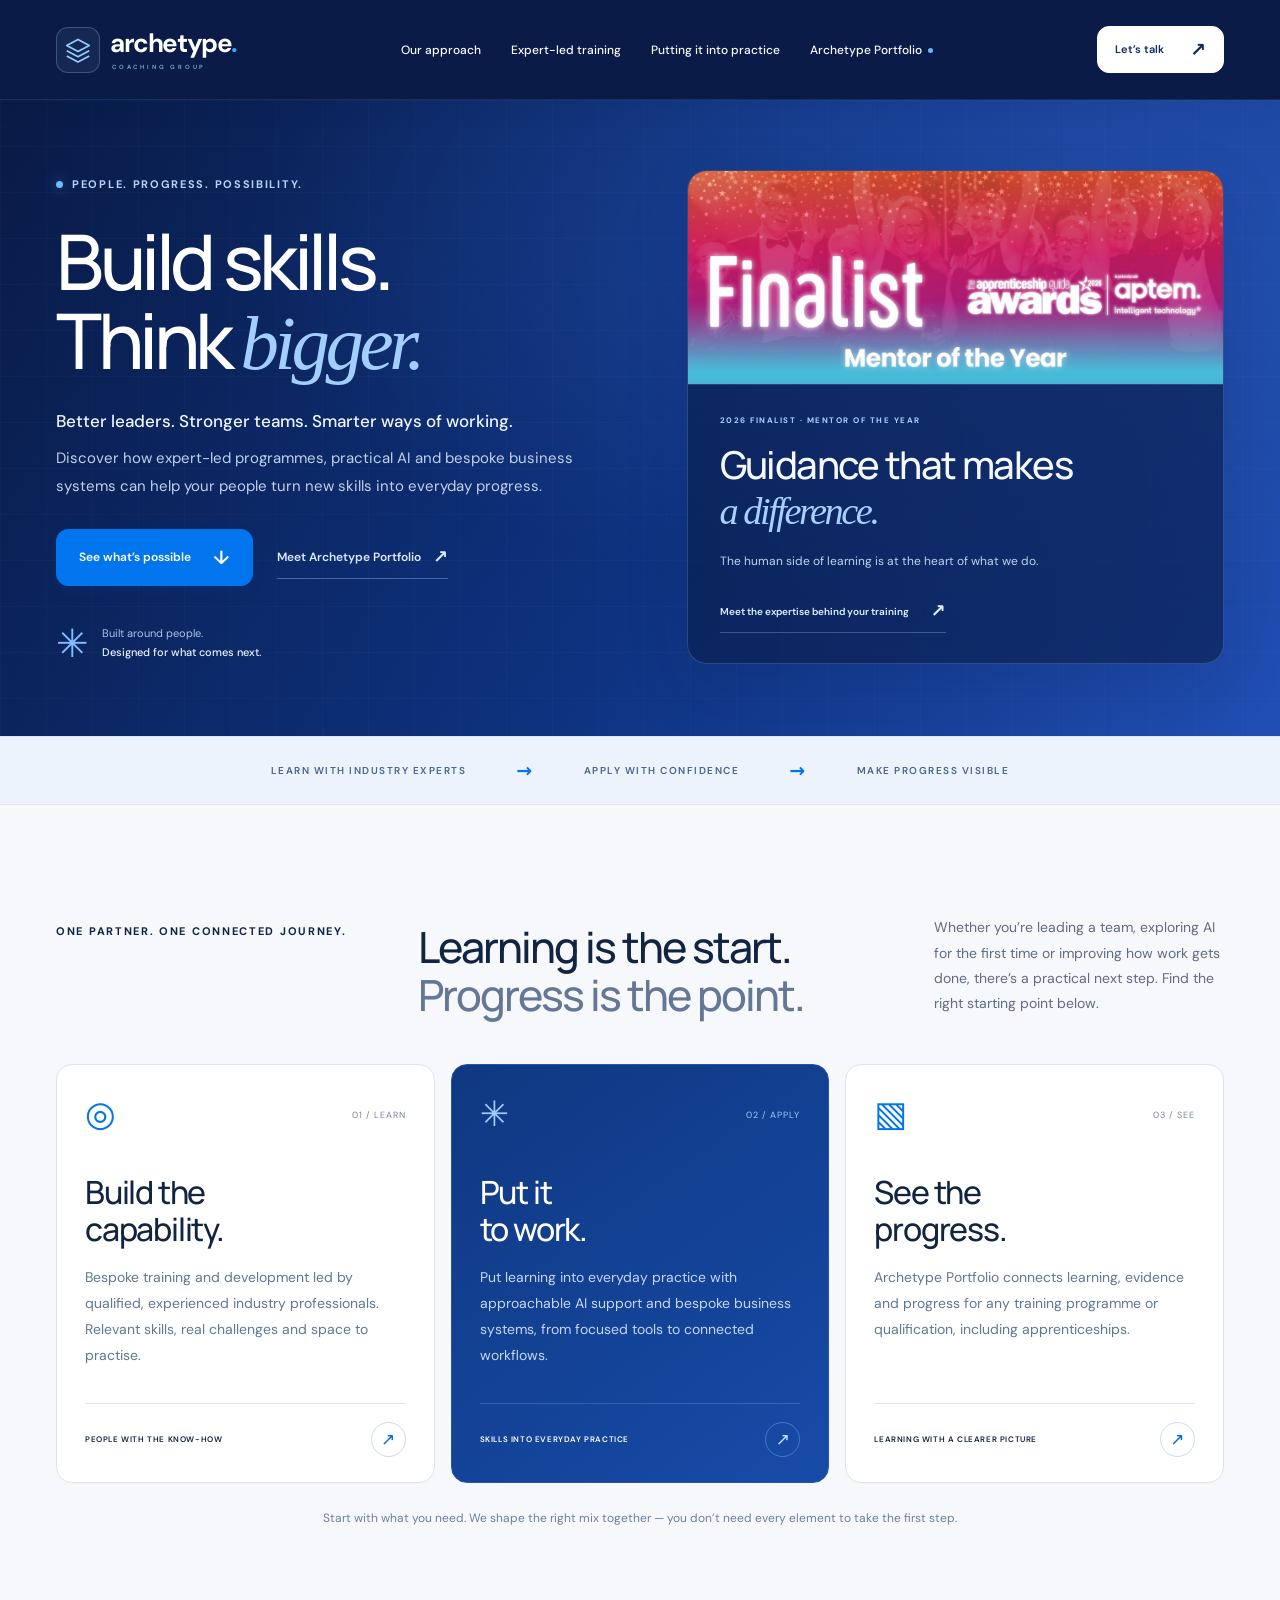
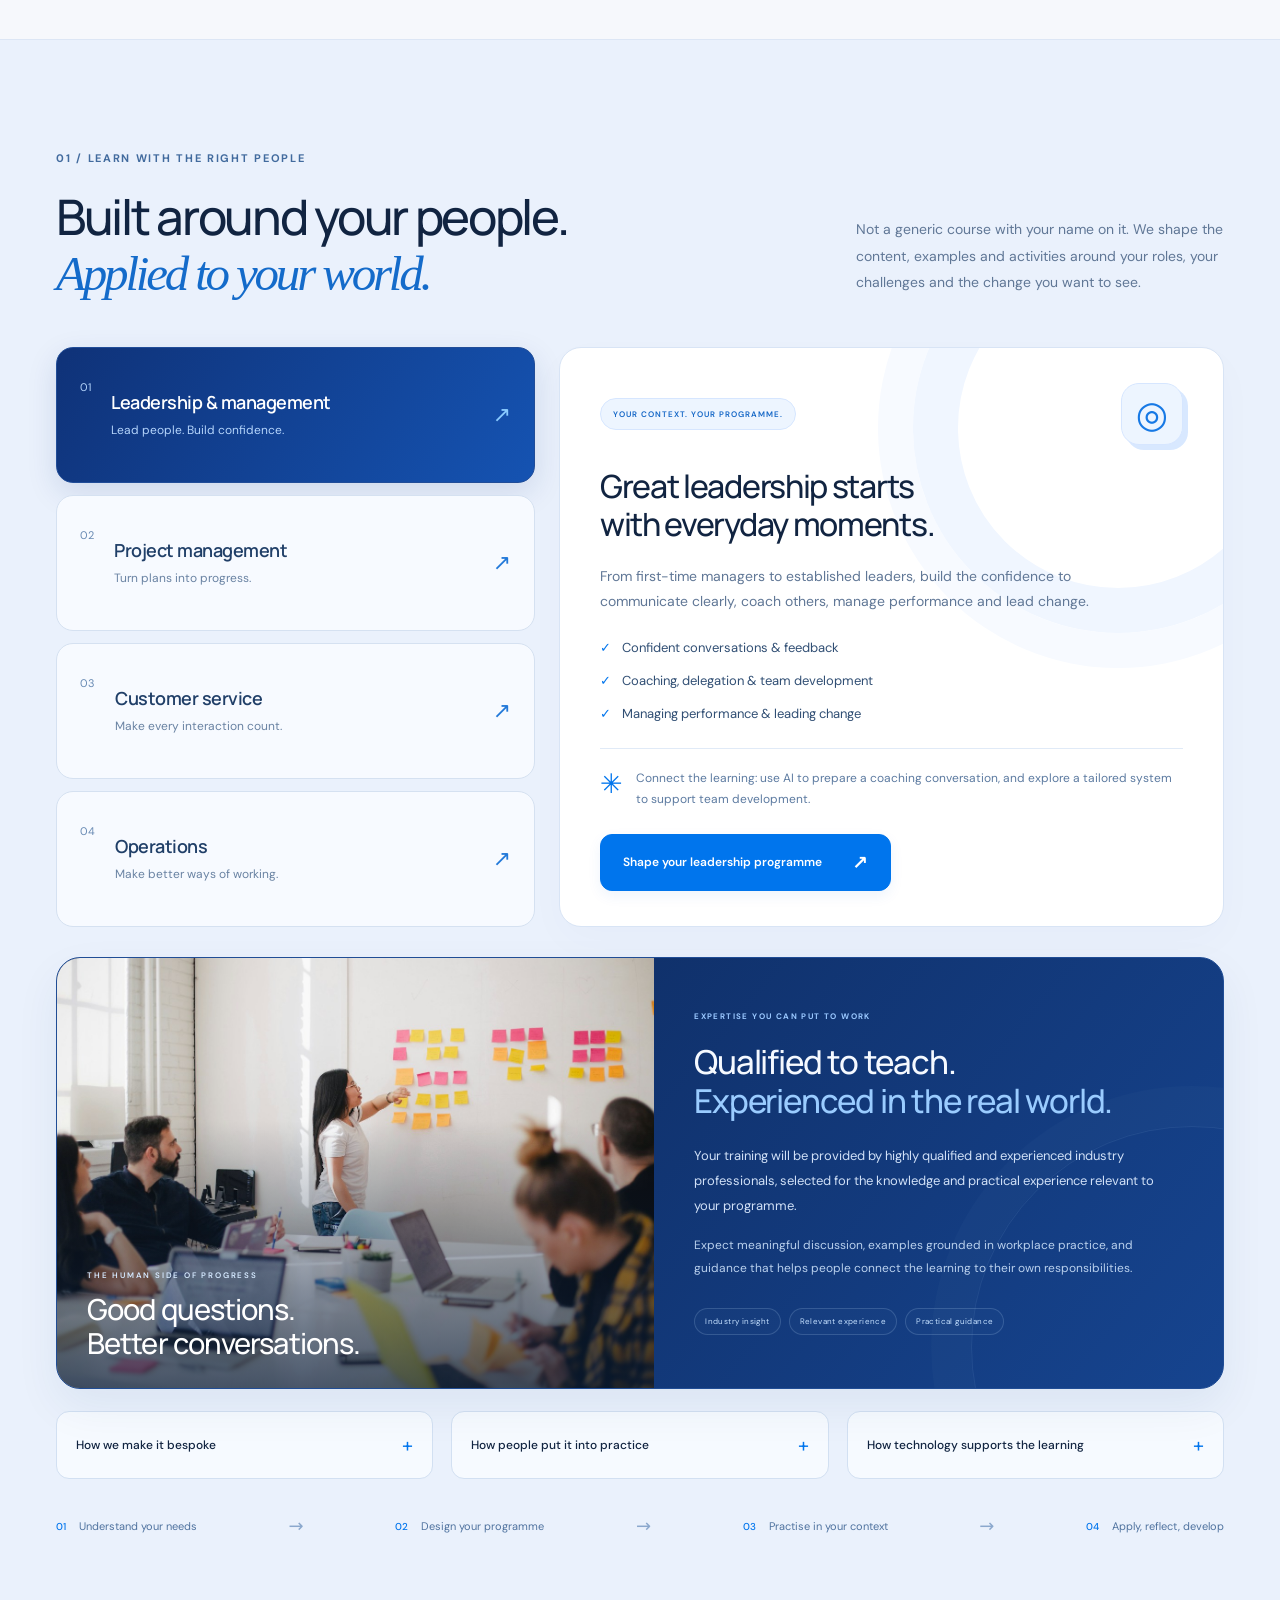
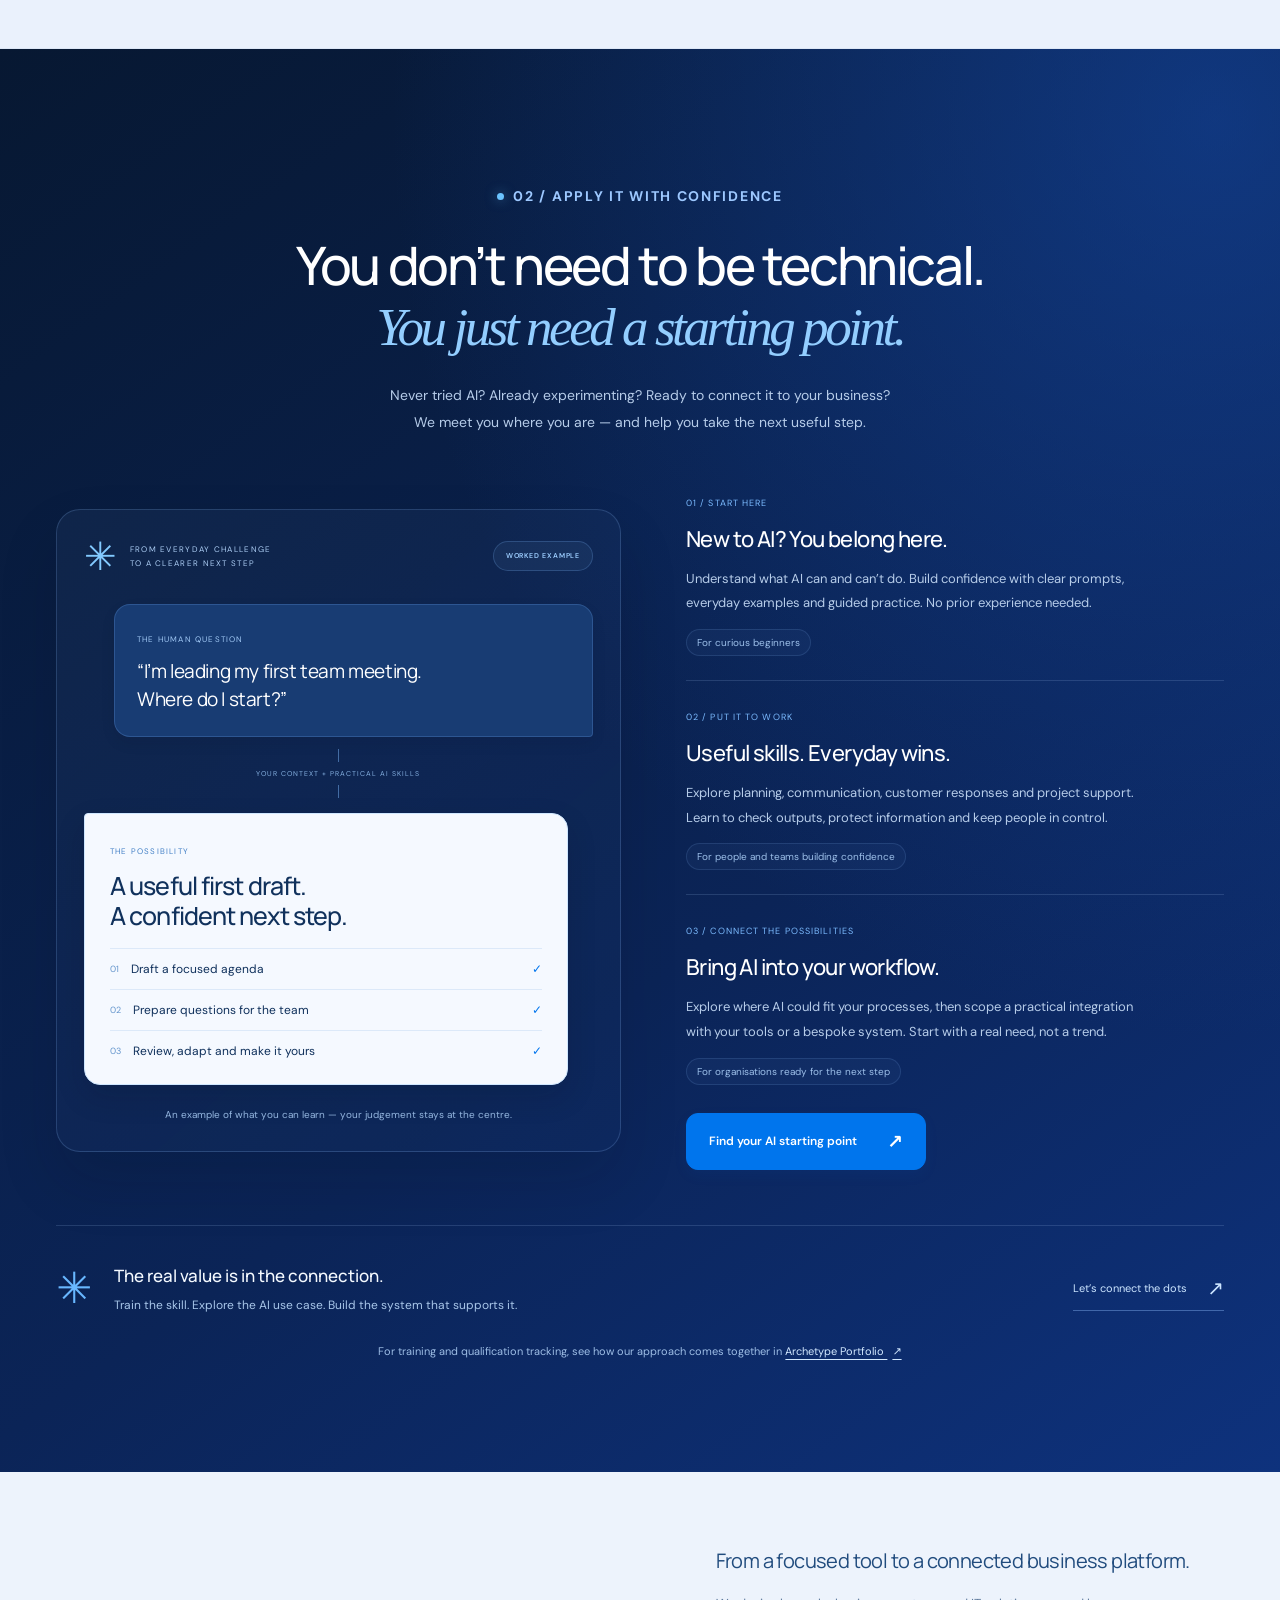
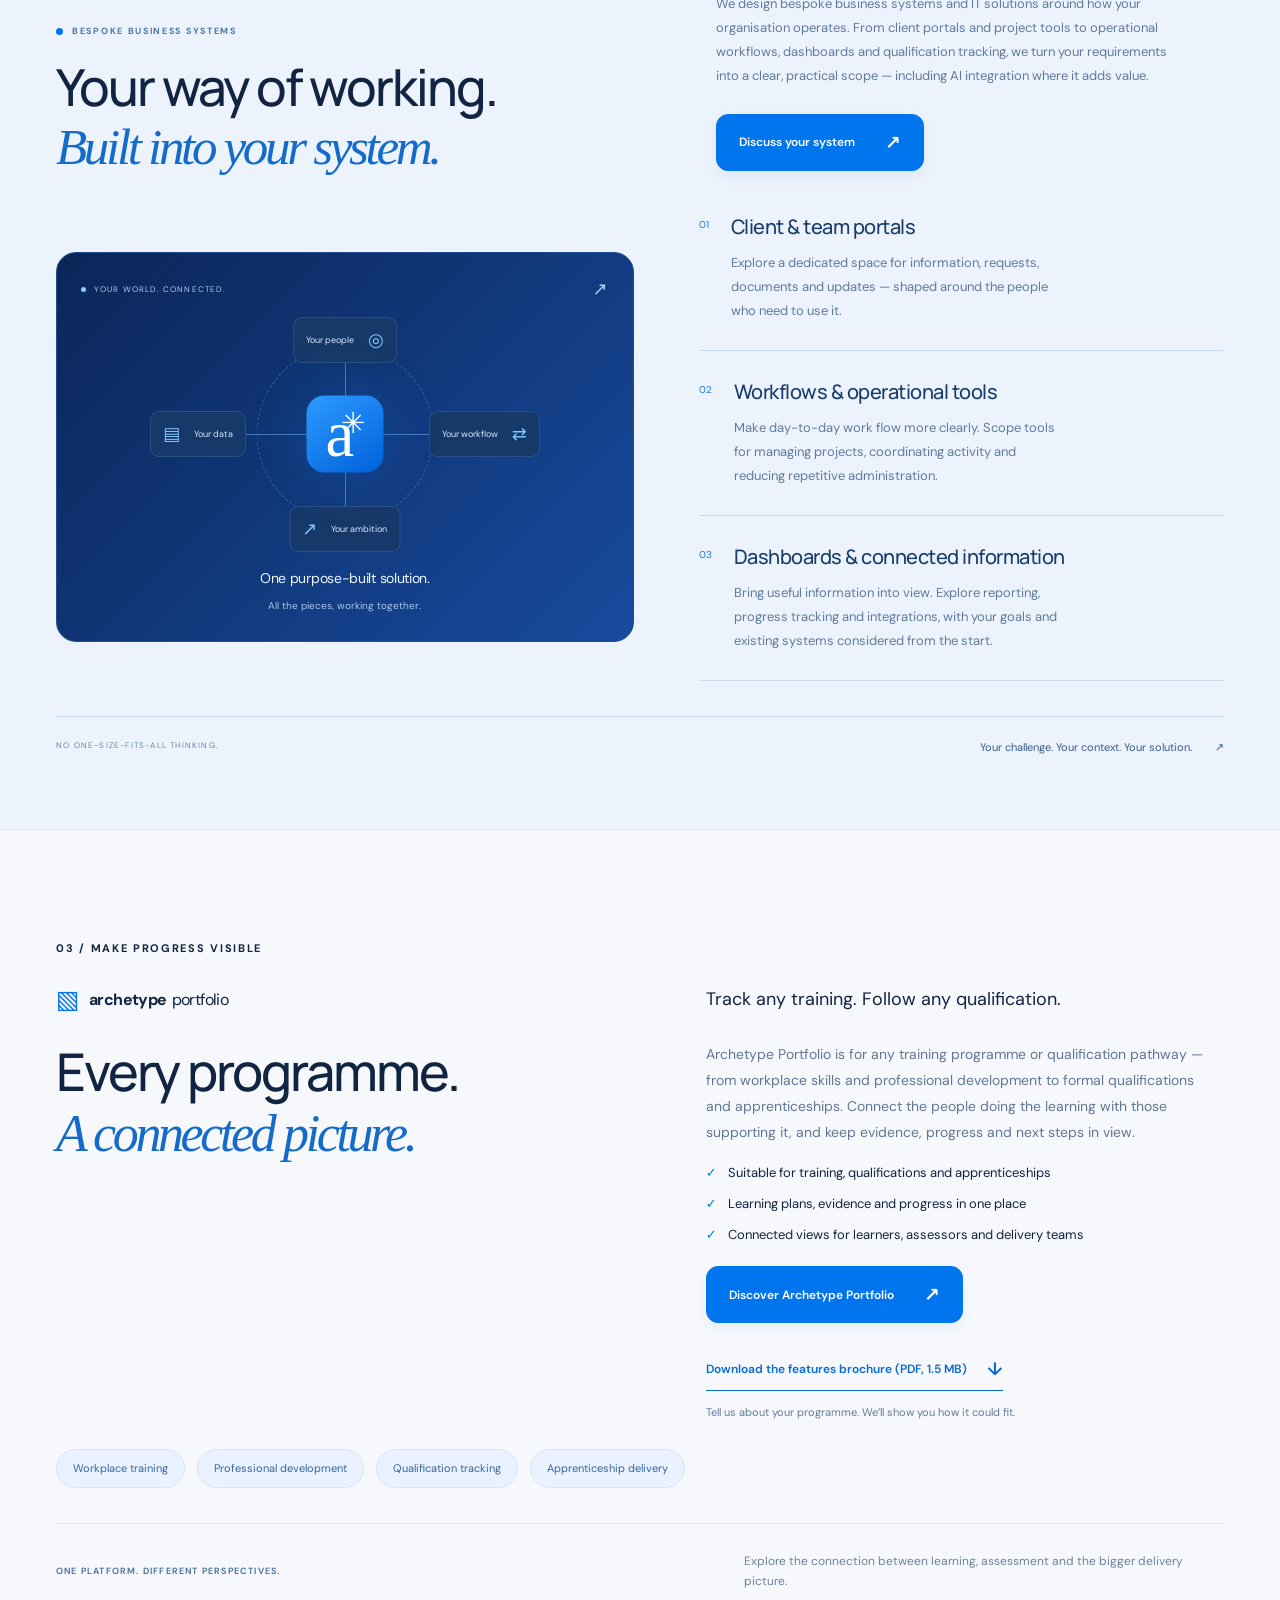
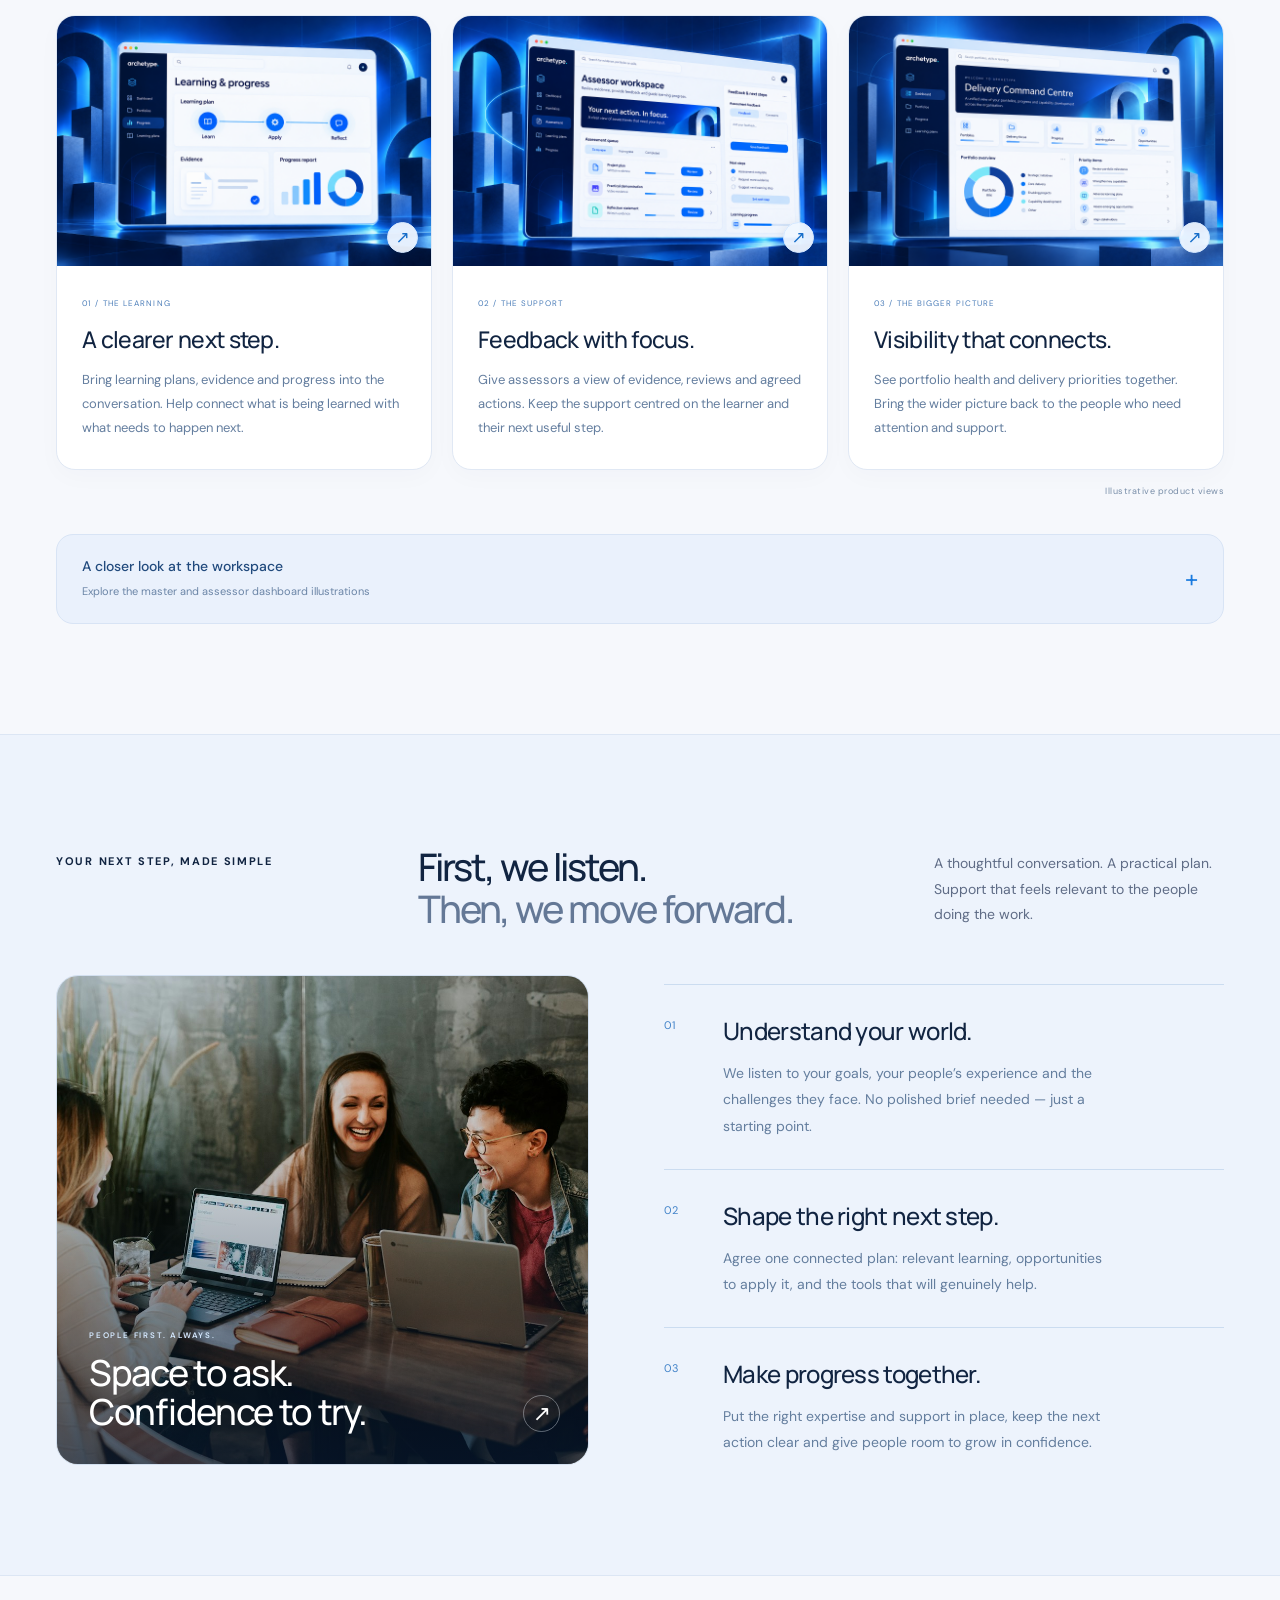
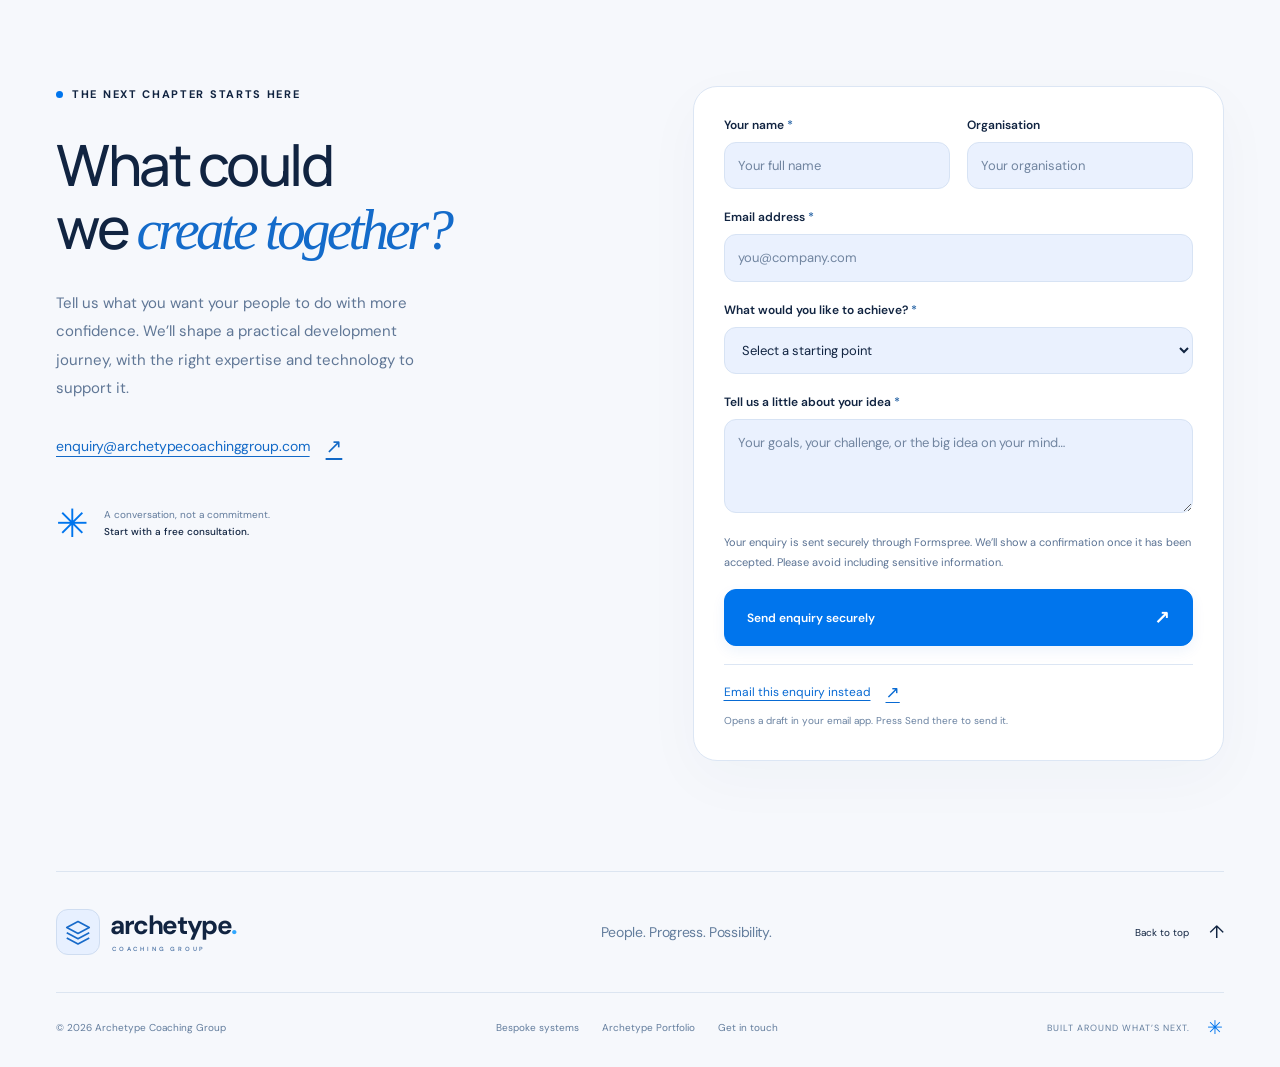
<file: index.html>
<!DOCTYPE html>
<html lang="en">
<head>
  <meta charset="UTF-8">
  <meta name="viewport" content="width=device-width, initial-scale=1">
  <script src="https-only.js"></script>
  <link rel="canonical" href="https://www.archetypecoachinggroup.com/">
  <meta property="og:title" content="Archetype — People. Progress. Possibility.">
  <meta property="og:description" content="Expert-led training, practical AI and bespoke business systems. People, programmes and technology, connected.">
  <meta property="og:type" content="website">
  <meta property="og:url" content="https://www.archetypecoachinggroup.com/">
  <meta name="theme-color" content="#0b2054">
  <meta name="description" content="Bespoke leadership, management, project management, customer service and operations training. Practical AI training and integration for all experience levels, bespoke IT systems and Archetype Portfolio for any training or qualification tracking.">
  <title>Archetype — People. Progress. Possibility.</title>
  <link rel="icon" type="image/svg+xml" href="assets/favicon.svg">
  <link rel="stylesheet" href="styles.css?v=homepage-award-14">
  <script src="script.js?v=polished-confirmation-4" defer></script>
</head>
<body>
  <a class="skip-link" href="#main">Skip to content</a>
  <header class="site-header">
    <a class="brand" href="#home" aria-label="Archetype home"><span class="brand-symbol" aria-hidden="true"><svg viewBox="0 0 40 40" fill="none"><path d="m5 14 15-8 15 8-15 8-15-8Zm0 7 15 8 15-8M5 28l15 8 15-8" stroke="currentColor" stroke-width="2.2" stroke-linejoin="round"/></svg></span><span>archetype<span class="brand-period">.</span><span class="brand-sub">COACHING GROUP</span></span></a>
    <nav id="main-nav" aria-label="Main navigation">
      <a href="#expertise">Our approach</a><a href="#training">Expert-led training</a><a href="#ai">Putting it into practice</a><a href="#portfolio">Archetype Portfolio <span class="nav-dot"></span></a>
    </nav>
    <a class="button button-small header-cta" href="#contact">Let’s talk <span aria-hidden="true">↗</span></a>
    <button class="menu-toggle" aria-expanded="false" aria-controls="main-nav" aria-label="Open navigation"><span></span><span></span></button>
  </header>
  <main id="main">
    <div class="hero-band"><section class="hero section-shell" id="home">
      <div class="hero-copy">
        <p class="eyebrow"><span class="status-dot"></span> PEOPLE. PROGRESS. POSSIBILITY.</p>
        <h1>Build skills.<br>Think <span class="serif-word">bigger.</span></h1>
        <p class="hero-description"><span class="hero-intro-line">Better leaders. Stronger teams. Smarter ways of working.</span>Discover how expert-led programmes, practical AI and bespoke business systems can help your people turn new skills into everyday progress.</p>
        <div class="button-row"><a class="button" href="#expertise">See what’s possible <span aria-hidden="true">↓</span></a><a class="text-link" href="#portfolio">Meet Archetype Portfolio <span aria-hidden="true">↗</span></a></div>
        <div class="hero-bottom"><span class="mini-star" aria-hidden="true">✳</span><p>Built around people.<br><strong>Designed for what comes next.</strong></p></div>
      </div>
      <figure class="hero-award">
        <img src="assets/awards/mentor-of-the-year-finalist-2026.jpg?v=2" alt="The Apprenticeship Guide Awards 2026, in partnership with Aptem: Mentor of the Year finalist" width="2541" height="1009" fetchpriority="high" decoding="async">
        <figcaption><p class="eyebrow">2026 FINALIST · MENTOR OF THE YEAR</p><h2>Guidance that makes<br><span class="serif-word">a difference.</span></h2><p>The human side of learning is at the heart of what we do.</p><a class="text-link" href="#training">Meet the expertise behind your training <span aria-hidden="true">↗</span></a></figcaption>
      </figure>
    </section>
    </div>
    <div class="capability-strip journey-strip" aria-label="Your connected development journey"><span>Learn with industry experts</span><i aria-hidden="true">→</i><span>Apply with confidence</span><i aria-hidden="true">→</i><span>Make progress visible</span></div>

    <section class="expertise section-shell section-space" id="expertise">
      <div class="section-heading"><p class="eyebrow">ONE PARTNER. ONE CONNECTED JOURNEY.</p><div><h2>Learning is the start.<br><span class="muted">Progress is the point.</span></h2><p>Whether you’re leading a team, exploring AI for the first time or improving how work gets done, there’s a practical next step. Find the right starting point below.</p></div></div>
      <div class="service-grid connected-services journey-cards">
        <a class="service-card" href="#training"><div class="card-top"><span class="service-icon" aria-hidden="true">◎</span><span class="card-number">01 / LEARN</span></div><h3>Build the<br> capability.</h3><p>Bespoke training and development led by qualified, experienced industry professionals. Relevant skills, real challenges and space to practise.</p><div class="card-footer"><span>PEOPLE WITH THE KNOW-HOW</span><span class="round-arrow" aria-hidden="true">↗</span></div></a>
        <a class="service-card accent-card" href="#ai"><div class="card-top"><span class="service-icon" aria-hidden="true">✳</span><span class="card-number">02 / APPLY</span></div><h3>Put it<br> to work.</h3><p>Put learning into everyday practice with approachable AI support and bespoke business systems, from focused tools to connected workflows.</p><div class="card-footer"><span>SKILLS INTO EVERYDAY PRACTICE</span><span class="round-arrow" aria-hidden="true">↗</span></div></a>
        <a class="service-card" href="#portfolio"><div class="card-top"><span class="service-icon" aria-hidden="true">▧</span><span class="card-number">03 / SEE</span></div><h3>See the<br> progress.</h3><p>Archetype Portfolio connects learning, evidence and progress for any training programme or qualification, including apprenticeships.</p><div class="card-footer"><span>LEARNING WITH A CLEARER PICTURE</span><span class="round-arrow" aria-hidden="true">↗</span></div></a>
      </div><p class="journey-footnote">Start with what you need. We shape the right mix together — you don’t need every element to take the first step.</p>
    </section>

    <section class="training-section section-space" id="training"><div class="section-shell">
      <div class="training-heading"><div><p class="eyebrow">01 / LEARN WITH THE RIGHT PEOPLE</p><h2>Built around your people.<br><span class="serif-word">Applied to your world.</span></h2></div><p>Not a generic course with your name on it. We shape the content, examples and activities around your roles, your challenges and the change you want to see.</p></div>
      <div class="training-workspace"><div class="training-topic-list" role="tablist" aria-label="Training areas">
        <button id="tab-leadership" class="training-tab" role="tab" aria-selected="true" aria-controls="training-panel" data-topic="leadership"><span class="topic-number">01</span><span><strong>Leadership & management</strong><small>Lead people. Build confidence.</small></span><b aria-hidden="true">↗</b></button>
        <button id="tab-projects" class="training-tab" role="tab" aria-selected="false" aria-controls="training-panel" data-topic="projects" tabindex="-1"><span class="topic-number">02</span><span><strong>Project management</strong><small>Turn plans into progress.</small></span><b aria-hidden="true">↗</b></button>
        <button id="tab-service" class="training-tab" role="tab" aria-selected="false" aria-controls="training-panel" data-topic="service" tabindex="-1"><span class="topic-number">03</span><span><strong>Customer service</strong><small>Make every interaction count.</small></span><b aria-hidden="true">↗</b></button>
        <button id="tab-operations" class="training-tab" role="tab" aria-selected="false" aria-controls="training-panel" data-topic="operations" tabindex="-1"><span class="topic-number">04</span><span><strong>Operations</strong><small>Make better ways of working.</small></span><b aria-hidden="true">↗</b></button>
      </div><div class="training-detail" id="training-panel" role="tabpanel" aria-labelledby="tab-leadership" tabindex="0"><div class="training-detail-top"><span class="pill">YOUR CONTEXT. YOUR PROGRAMME.</span><span class="topic-graphic" aria-hidden="true">◎</span></div><h3 id="training-title">Great leadership starts<br>with everyday moments.</h3><p id="training-description">From first-time managers to established leaders, build the confidence to communicate clearly, coach others, manage performance and lead change.</p><ul id="training-outcomes"><li>Confident conversations & feedback</li><li>Coaching, delegation & team development</li><li>Managing performance & leading change</li></ul><div class="training-connection"><span aria-hidden="true">✳</span><p id="training-connection">Connect the learning: use AI to prepare a coaching conversation, and explore a tailored system to support team development.</p></div><a class="button" href="#contact" data-interest="Bespoke training" id="training-enquire">Shape your leadership programme <span aria-hidden="true">↗</span></a></div></div>
      <div class="expert-promise human-expertise"><figure class="expert-photo"><img src="assets/photos/workshop-discussion.jpg" alt="A workshop facilitator guiding a group discussion using sticky notes on a wall" width="1400" height="933" loading="lazy" decoding="async"><figcaption><span>THE HUMAN SIDE OF PROGRESS</span><strong>Good questions.<br>Better conversations.</strong></figcaption></figure><div class="expert-promise-body"><p class="eyebrow">EXPERTISE YOU CAN PUT TO WORK</p><h3>Qualified to teach.<br><span>Experienced in the real world.</span></h3><div class="expert-promise-copy"><p>Your training will be provided by highly qualified and experienced industry professionals, selected for the knowledge and practical experience relevant to your programme.</p><p>Expect meaningful discussion, examples grounded in workplace practice, and guidance that helps people connect the learning to their own responsibilities.</p></div><div class="expert-principles"><span>Industry insight</span><span>Relevant experience</span><span>Practical guidance</span></div></div></div>
      <div class="programme-detail-grid"><details><summary>How we make it bespoke <span>+</span></summary><p>We begin with a conversation about your roles, current experience and goals. Together we identify the priorities, shape relevant activities and agree what participants should be able to apply afterwards.</p></details><details><summary>How people put it into practice <span>+</span></summary><p>Work through scenarios drawn from your setting, reflect on current habits and leave with practical next steps. Coaching and feedback help connect the session to the work that follows.</p></details><details><summary>How technology supports the learning <span>+</span></summary><p>Where it adds value, we introduce approachable AI use cases or explore a tailored tool. For any training or qualification pathway, Archetype Portfolio brings evidence, assessment and progress into a connected workspace.</p></details></div>
      <div class="learning-path"><span><b>01</b> Understand your needs</span><i aria-hidden="true">→</i><span><b>02</b> Design your programme</span><i aria-hidden="true">→</i><span><b>03</b> Practise in your context</span><i aria-hidden="true">→</i><span><b>04</b> Apply, reflect, develop</span></div>
    </div></section>

    <section class="ai-section section-space" id="ai"><div class="section-shell">
      <div class="ai-heading"><p class="eyebrow"><span class="status-dot"></span> 02 / APPLY IT WITH CONFIDENCE</p><h2>You don’t need to be technical.<br><span class="serif-word">You just need a starting point.</span></h2><p>Never tried AI? Already experimenting? Ready to connect it to your business?<br>We meet you where you are — and help you take the next useful step.</p></div>
      <div class="ai-layout"><div class="ai-visual"><div class="ai-visual-top"><span class="ai-spark" aria-hidden="true">✳</span><span>FROM EVERYDAY CHALLENGE<br>TO A CLEARER NEXT STEP</span><span class="pill">WORKED EXAMPLE</span></div><div class="prompt-bubble"><span>THE HUMAN QUESTION</span><p>“I’m leading my first team meeting.<br>Where do I start?”</p></div><div class="ai-flow-line" aria-hidden="true"><i></i><span>YOUR CONTEXT + PRACTICAL AI SKILLS</span><i></i></div><div class="response-bubble"><span>THE POSSIBILITY</span><h3>A useful first draft.<br>A confident next step.</h3><div class="ai-example-row"><span>01</span><p>Draft a focused agenda</p><b>✓</b></div><div class="ai-example-row"><span>02</span><p>Prepare questions for the team</p><b>✓</b></div><div class="ai-example-row"><span>03</span><p>Review, adapt and make it yours</p><b>✓</b></div></div><p class="ai-visual-note">An example of what you can learn — your judgement stays at the centre.</p></div><div class="ai-paths"><article><span class="ai-level">01 / START HERE</span><h3>New to AI? You belong here.</h3><p>Understand what AI can and can’t do. Build confidence with clear prompts, everyday examples and guided practice. No prior experience needed.</p><span class="ai-path-tag">For curious beginners</span></article><article><span class="ai-level">02 / PUT IT TO WORK</span><h3>Useful skills. Everyday wins.</h3><p>Explore planning, communication, customer responses and project support. Learn to check outputs, protect information and keep people in control.</p><span class="ai-path-tag">For people and teams building confidence</span></article><article><span class="ai-level">03 / CONNECT THE POSSIBILITIES</span><h3>Bring AI into your workflow.</h3><p>Explore where AI could fit your processes, then scope a practical integration with your tools or a bespoke system. Start with a real need, not a trend.</p><span class="ai-path-tag">For organisations ready for the next step</span></article><a class="button" href="#contact" data-interest="AI training and integration">Find your AI starting point <span aria-hidden="true">↗</span></a></div></div>
      <div class="connected-banner"><span class="connected-star" aria-hidden="true">✳</span><p><strong>The real value is in the connection.</strong> Train the skill. Explore the AI use case. Build the system that supports it.</p><a href="#contact" data-interest="Training, AI and systems together">Let’s connect the dots <span aria-hidden="true">↗</span></a></div>
      <p class="application-link">For training and qualification tracking, see how our approach comes together in <a href="#portfolio">Archetype Portfolio <span aria-hidden="true">↗</span></a></p>
    </div></section>

    <section class="systems-section section-space" id="systems"><div class="section-shell">
      <div class="systems-intro"><div><p class="eyebrow"><span class="status-dot"></span> BESPOKE BUSINESS SYSTEMS</p><h2>Your way of working.<br><span class="serif-word">Built into your system.</span></h2></div><div class="systems-description"><p>From a focused tool to a connected business platform.</p><p>We design bespoke business systems and IT solutions around how your organisation operates. From client portals and project tools to operational workflows, dashboards and qualification tracking, we turn your requirements into a clear, practical scope — including AI integration where it adds value.</p><a class="button button-accent" href="#contact" data-interest="Bespoke IT solutions">Discuss your system <span aria-hidden="true">↗</span></a></div></div>
      <div class="systems-layout"><div class="system-visual"><div class="visual-top"><span><span class="status-dot"></span> YOUR WORLD. CONNECTED.</span><span>↗</span></div><div class="connection-diagram" aria-hidden="true"><div class="diagram-line horizontal"></div><div class="diagram-line vertical"></div><div class="diagram-ring"></div><span class="node node-top">Your people <b>◎</b></span><span class="node node-left"><b>▤</b> Your data</span><span class="node node-right">Your workflow <b>⇄</b></span><span class="node node-bottom"><b>↗</b> Your ambition</span><div class="center-node">a<span>✳</span></div></div><p>One purpose-built solution.<br><span>All the pieces, working together.</span></p></div><div class="system-list"><article><span>01</span><div><h3>Client & team portals</h3><p>Explore a dedicated space for information, requests, documents and updates — shaped around the people who need to use it.</p></div></article><article><span>02</span><div><h3>Workflows & operational tools</h3><p>Make day-to-day work flow more clearly. Scope tools for managing projects, coordinating activity and reducing repetitive administration.</p></div></article><article><span>03</span><div><h3>Dashboards & connected information</h3><p>Bring useful information into view. Explore reporting, progress tracking and integrations, with your goals and existing systems considered from the start.</p></div></article></div></div>
      <div class="systems-footnote"><span>NO ONE-SIZE-FITS-ALL THINKING.</span><span>Your challenge. Your context. Your solution. <span aria-hidden="true">↗</span></span></div>
    </div></section>

    <section class="portfolio-section section-shell section-space" id="portfolio">
      <div class="portfolio-copy"><p class="eyebrow">03 / MAKE PROGRESS VISIBLE</p><div class="product-name"><span class="product-symbol" aria-hidden="true">▧</span> archetype<span>portfolio</span></div><h2>Every programme.<br><span class="serif-word">A connected picture.</span></h2><p class="portfolio-lead">Track any training. Follow any qualification.</p><p>Archetype Portfolio is for any training programme or qualification pathway — from workplace skills and professional development to formal qualifications and apprenticeships. Connect the people doing the learning with those supporting it, and keep evidence, progress and next steps in view.</p><ul class="portfolio-points"><li>Suitable for training, qualifications and apprenticeships</li><li>Learning plans, evidence and progress in one place</li><li>Connected views for learners, assessors and delivery teams</li></ul><div class="button-row"><a class="button" href="#contact" data-interest="Archetype Portfolio demo">Discover Archetype Portfolio <span aria-hidden="true">↗</span></a><a class="text-link" href="assets/downloads/archetype-portfolio-features.pdf" download="Archetype Portfolio Features.pdf">Download the features brochure (PDF, 1.5 MB) <span aria-hidden="true">↓</span></a></div><span class="demo-note">Tell us about your programme. We’ll show you how it could fit.</span></div><div class="portfolio-use-cases" aria-label="Archetype Portfolio use cases"><span>Workplace training</span><span>Professional development</span><span>Qualification tracking</span><span>Apprenticeship delivery</span></div>
      <div class="portfolio-story"><div class="portfolio-story-intro"><p>ONE PLATFORM. DIFFERENT PERSPECTIVES.</p><span>Explore the connection between learning, assessment and the bigger delivery picture.</span></div><div class="product-story-grid">
        <article class="product-story-card"><button class="product-image-open" type="button" data-product-image="assets/portfolio-learning.png" data-product-caption="Learning & progress — AI-generated product illustration" aria-label="Enlarge the learning and progress product illustration"><img src="assets/portfolio-learning.png" alt="AI-generated Archetype Portfolio visual showing a learning plan and progress cards" loading="lazy" width="1536" height="1024"><span aria-hidden="true">↗</span></button><div class="product-story-copy"><span>01 / THE LEARNING</span><h3>A clearer next step.</h3><p>Bring learning plans, evidence and progress into the conversation. Help connect what is being learned with what needs to happen next.</p></div></article>
        <article class="product-story-card"><button class="product-image-open" type="button" data-product-image="assets/portfolio-assessor.png" data-product-caption="Assessor workspace — AI-generated product illustration" aria-label="Enlarge the assessor workspace product illustration"><img src="assets/portfolio-assessor.png" alt="AI-generated Archetype Portfolio visual showing an assessor evidence queue and feedback workspace" loading="lazy" width="1536" height="1024"><span aria-hidden="true">↗</span></button><div class="product-story-copy"><span>02 / THE SUPPORT</span><h3>Feedback with focus.</h3><p>Give assessors a view of evidence, reviews and agreed actions. Keep the support centred on the learner and their next useful step.</p></div></article>
        <article class="product-story-card"><button class="product-image-open" type="button" data-product-image="assets/portfolio-overview.png" data-product-caption="Delivery overview — AI-generated product illustration" aria-label="Enlarge the delivery overview product illustration"><img src="assets/portfolio-overview.png" alt="AI-generated Archetype Portfolio visual showing a delivery command centre with a progress chart and priorities" loading="lazy" width="1536" height="1024"><span aria-hidden="true">↗</span></button><div class="product-story-copy"><span>03 / THE BIGGER PICTURE</span><h3>Visibility that connects.</h3><p>See portfolio health and delivery priorities together. Bring the wider picture back to the people who need attention and support.</p></div></article>
      </div><p class="product-visual-caption">Illustrative product views</p></div>
      <details class="interface-details"><summary><span><strong>A closer look at the workspace</strong><small>Explore the master and assessor dashboard illustrations</small></span><b aria-hidden="true">+</b></summary>
      <div class="dashboard-showcase">
        <div class="dashboard-showcase-head"><div><span class="status-dot"></span><span>ONE PLATFORM. CONNECTED PERSPECTIVES.</span></div><div class="dashboard-switch" role="tablist" aria-label="Portfolio workspaces"><button id="master-tab" role="tab" aria-selected="true" aria-controls="master-view">Master workspace</button><button id="assessor-tab" role="tab" aria-selected="false" aria-controls="assessor-view" tabindex="-1">Assessor workspace</button></div></div>
        <div class="product-browser"><div class="product-browser-bar"><span class="window-dots"><i></i><i></i><i></i></span><span>archetype portfolio <span aria-hidden="true">/</span> connected delivery</span><span class="preview-label">INTERFACE ILLUSTRATION</span></div>
        <div class="product-dashboard"><aside class="product-rail" aria-hidden="true"><div class="rail-brand">a<sup>↗</sup> <strong>archetype<span>.</span></strong></div><div class="rail-workspace"><span>▱</span><div><strong>WBL Intelligence</strong><small id="workspace-role">Master workspace</small></div><b>›</b></div><span class="rail-category">COMMAND CENTRE</span><span class="rail-nav selected" id="rail-selected">▦ <span>Master dashboard</span></span><span class="rail-nav">♧ <span>Apprentices</span></span><span class="rail-nav">△ <span>Alerts</span></span><span class="rail-nav">☷ <span>Action plans</span></span><span class="rail-nav">▥ <span>Analytics</span></span><span class="rail-category">PORTFOLIOS & LEARNING</span><span class="rail-nav">▱ <span>Portfolios</span></span><span class="rail-nav">▧ <span>Progress report</span></span><span class="rail-nav">▤ <span>Learning plan</span></span><span class="rail-bottom"><i></i> Connected learning & progress</span></aside>
        <div class="dashboard-view" id="master-view" role="tabpanel" aria-labelledby="master-tab" tabindex="0"><div class="dashboard-title"><div><span>DELIVERY, LEARNING & COMPLIANCE</span><h3>Master dashboard<span>.</span></h3><p>Clarity across every learner. Confidence in every next step.</p></div><span class="demo-add" aria-hidden="true">+ Add learner</span></div><div class="dashboard-hero"><span class="dashboard-kicker">WORK-BASED LEARNING INTELLIGENCE</span><h4>Delivery Command Centre</h4><p>Portfolio health, progress and intervention priorities. One connected picture.</p><div class="dashboard-stats"><div><span>♧ Learners</span><strong>6</strong><small>Active learners</small></div><div><span>◎ Verified progress</span><strong>10%</strong><small>Accepted evidence</small></div><div><span>△ Priority support</span><strong>6</strong><small>Learners to support</small></div><div><span>▦ Overdue reviews</span><strong>2</strong><small>Conversations to arrange</small></div><div><span>▱ Assessment queue</span><strong>6</strong><small>Evidence to review</small></div></div></div><div class="dashboard-lower"><div class="portfolio-health"><h4>Portfolio health</h4><p>A clearer view of where support is needed.</p><div class="health-layout"><div class="health-ring"><span>6<small>LEARNERS</small></span></div><div class="health-breakdown"><div><span class="health-badge green">● On track</span><strong>0</strong></div><div><span class="health-badge amber">● Attention</span><strong>0</strong></div><div><span class="health-badge red">● Support</span><strong>6</strong></div><div class="progress-track"><span>Verified portfolio progress <b>10%</b></span><i><b></b></i></div></div></div></div><div class="priority-panel"><h4>Priority queue</h4><p>The next conversation that matters.</p><div><span class="learner-avatar">AR</span><span><strong>Alex Rowan</strong><small>Progress review due</small></span><span class="health-badge red">Priority</span></div><div><span class="learner-avatar">CL</span><span><strong>Casey Linden</strong><small>Support conversation</small></span><span class="health-badge red">Priority</span></div><div><span class="learner-avatar">TV</span><span><strong>Taylor Vale</strong><small>Review learning plan</small></span><span class="health-badge amber">Review</span></div></div></div></div>
        <div class="dashboard-view" id="assessor-view" role="tabpanel" aria-labelledby="assessor-tab" tabindex="0" hidden><div class="dashboard-title"><div><span>DELIVERY, LEARNING & COMPLIANCE</span><h3>Assessor dashboard<span>.</span></h3><p>Your caseload, your assessment priorities, your next conversations.</p></div><span class="demo-add" aria-hidden="true">+ Add learner</span></div><div class="dashboard-hero assessor-hero"><span class="dashboard-kicker">YOUR ASSESSOR WORKSPACE</span><h4>A clearer view.<br>A more focused day.</h4><p>Your learners, your assessment priorities, and the next step for every learner.</p><div class="assessor-actions" aria-hidden="true"><span>▧ Start assessing →</span><span>▤ Learner progress reports</span></div><div class="assessor-summary"><span><strong>6</strong> learners</span><span><strong>10%</strong> average coverage</span><span><strong>6</strong> need priority support</span></div></div><div class="assessor-metrics"><div><span>Evidence to assess <i>▱</i></span><strong>6</strong><small>Submitted by your learners</small></div><div><span>Learning logs to verify <i>◷</i></span><strong>5</strong><small>Review eligible learning</small></div><div><span>Reviews due soon <i>▦</i></span><strong>6</strong><small>Keep conversations moving</small></div><div><span>Open learner actions <i>☷</i></span><strong>4</strong><small>Track agreed next steps</small></div></div><div class="assessor-bottom"><div><h4>Your assessment queue</h4><p>Give the feedback that moves learning forward.</p><span>▧ <strong>Workplace reflection</strong><small>Evidence ready for review ↗</small></span></div><div><h4>This week’s focus</h4><p>A little structure. A lot of progress.</p><span>◎ <strong>Keep the next step clear.</strong></span></div></div></div>
        </div></div><div class="dashboard-caption"><span>Illustrative dashboard views based on the supplied system screenshots. Sample data.</span><a href="#contact" data-interest="Archetype Portfolio demo">Explore the live system in a demo <span aria-hidden="true">↗</span></a></div>
      </div>
      </details>
    </section>

    <section class="approach-section section-space" id="approach"><div class="section-shell"><div class="section-heading"><p class="eyebrow">YOUR NEXT STEP, MADE SIMPLE</p><div><h2>First, we listen.<br><span class="muted">Then, we move forward.</span></h2><p>A thoughtful conversation. A practical plan. Support that feels relevant to the people doing the work.</p></div></div><div class="human-approach"><figure class="approach-photo"><img src="assets/photos/team-learning.jpg" alt="A small group sharing ideas around a table with laptops and notebooks" width="1400" height="933" loading="lazy" decoding="async"><figcaption><span>PEOPLE FIRST. ALWAYS.</span><strong>Space to ask.<br>Confidence to try.</strong></figcaption><a class="photo-corner-mark" href="#contact" aria-label="Start a conversation">↗</a></figure><div class="process-grid"><article><span class="process-number">01 <i>↗</i></span><div><h3>Understand your world.</h3><p>We listen to your goals, your people’s experience and the challenges they face. No polished brief needed — just a starting point.</p></div></article><article><span class="process-number">02 <i>↗</i></span><div><h3>Shape the right next step.</h3><p>Agree one connected plan: relevant learning, opportunities to apply it, and the tools that will genuinely help.</p></div></article><article><span class="process-number">03 <i>↗</i></span><div><h3>Make progress together.</h3><p>Put the right expertise and support in place, keep the next action clear and give people room to grow in confidence.</p></div></article></div></div></div></section>

    <section class="contact-section section-shell section-space" id="contact"><div class="contact-copy"><p class="eyebrow"><span class="status-dot"></span> THE NEXT CHAPTER STARTS HERE</p><h2>What could<br>we <span class="serif-word">create together?</span></h2><p>Tell us what you want your people to do with more confidence. We’ll shape a practical development journey, with the right expertise and technology to support it.</p><a class="contact-email" href="mailto:enquiry@archetypecoachinggroup.com">enquiry@archetypecoachinggroup.com <span aria-hidden="true">↗</span></a><div class="contact-promise"><span class="mini-star" aria-hidden="true">✳</span><p>A conversation, not a commitment.<br><strong>Start with a free consultation.</strong></p></div></div><form id="enquiryForm" class="enquiry-form" action="https://formspree.io/f/mbgglrpw" method="POST"><input type="hidden" name="subject" value="Website enquiry — Archetype"><div class="form-honeypot" aria-hidden="true"><label for="website-confirm">Leave this field empty</label><input id="website-confirm" name="_gotcha" type="text" tabindex="-1" autocomplete="off"></div><div class="form-row"><div class="field"><label for="name">Your name <span>*</span></label><input id="name" name="name" autocomplete="name" placeholder="Your full name" required maxlength="160"></div><div class="field"><label for="organisation">Organisation</label><input id="organisation" name="Organisation" autocomplete="organization" placeholder="Your organisation" maxlength="200"></div></div><div class="field"><label for="email">Email address <span>*</span></label><input id="email" type="email" name="email" autocomplete="email" placeholder="you@company.com" required maxlength="254"></div><div class="field"><label for="interest">What would you like to achieve? <span>*</span></label><select id="interest" name="Interest" required><option value="" disabled selected>Select a starting point</option><option value="Bespoke training">Develop our people</option><option value="AI training and integration">Build confidence with AI</option><option value="Bespoke IT solutions">Improve how we work</option><option value="Archetype Portfolio demo">Track our training or qualifications</option><option value="Training, AI and systems together">Help us shape the right approach</option></select></div><div class="field"><label for="message">Tell us a little about your idea <span>*</span></label><textarea id="message" name="message" rows="3" placeholder="Your goals, your challenge, or the big idea on your mind…" required maxlength="6000"></textarea></div><p class="form-notice">Your enquiry is sent securely through Formspree. We’ll show a confirmation once it has been accepted. Please avoid including sensitive information.</p><button class="button" type="submit">Send enquiry securely <span aria-hidden="true">↗</span></button><p class="form-status" id="form-status" aria-live="polite" aria-atomic="true"></p><div class="secure-form-fallback" id="secure-form-fallback" hidden><button class="button" type="submit" id="submit-direct">Continue via secure form <span aria-hidden="true">↗</span></button><p>Opens Formspree’s secure submission page with your enquiry details. Please wait for its confirmation.</p></div><div class="email-alternative"><a id="email-enquiry" href="mailto:enquiry@archetypecoachinggroup.com?subject=Website%20enquiry">Email this enquiry instead <span aria-hidden="true">↗</span></a><p>Opens a draft in your email app. Press Send there to send it.</p></div><noscript><p class="form-notice">If you prefer to stay on this site, use the email option above. The form’s submit button opens our external form service.</p></noscript></form></section>
  </main>
  <dialog class="product-lightbox" id="product-lightbox" aria-labelledby="lightbox-caption"><button class="lightbox-close" type="button" aria-label="Close product image">Close <span aria-hidden="true">×</span></button><img id="lightbox-image" alt=""><p id="lightbox-caption"></p></dialog>
  <footer class="site-footer section-shell"><div class="footer-top"><a class="brand" href="#home" aria-label="Archetype home"><span class="brand-symbol" aria-hidden="true"><svg viewBox="0 0 40 40" fill="none"><path d="m5 14 15-8 15 8-15 8-15-8Zm0 7 15 8 15-8M5 28l15 8 15-8" stroke="currentColor" stroke-width="2.2" stroke-linejoin="round"/></svg></span><span>archetype<span class="brand-period">.</span><span class="brand-sub">COACHING GROUP</span></span></a><p>People. Progress. Possibility.</p><a class="back-top" href="#home">Back to top <span aria-hidden="true">↑</span></a></div><div class="footer-bottom"><span>© <span id="year">2026</span> Archetype Coaching Group</span><nav aria-label="Footer navigation"><a href="#systems">Bespoke systems</a><a href="#portfolio">Archetype Portfolio</a><a href="#contact">Get in touch</a></nav><span>BUILT AROUND WHAT’S NEXT. <span class="footer-star">✳</span></span></div></footer>
</body>
</html>
</file>
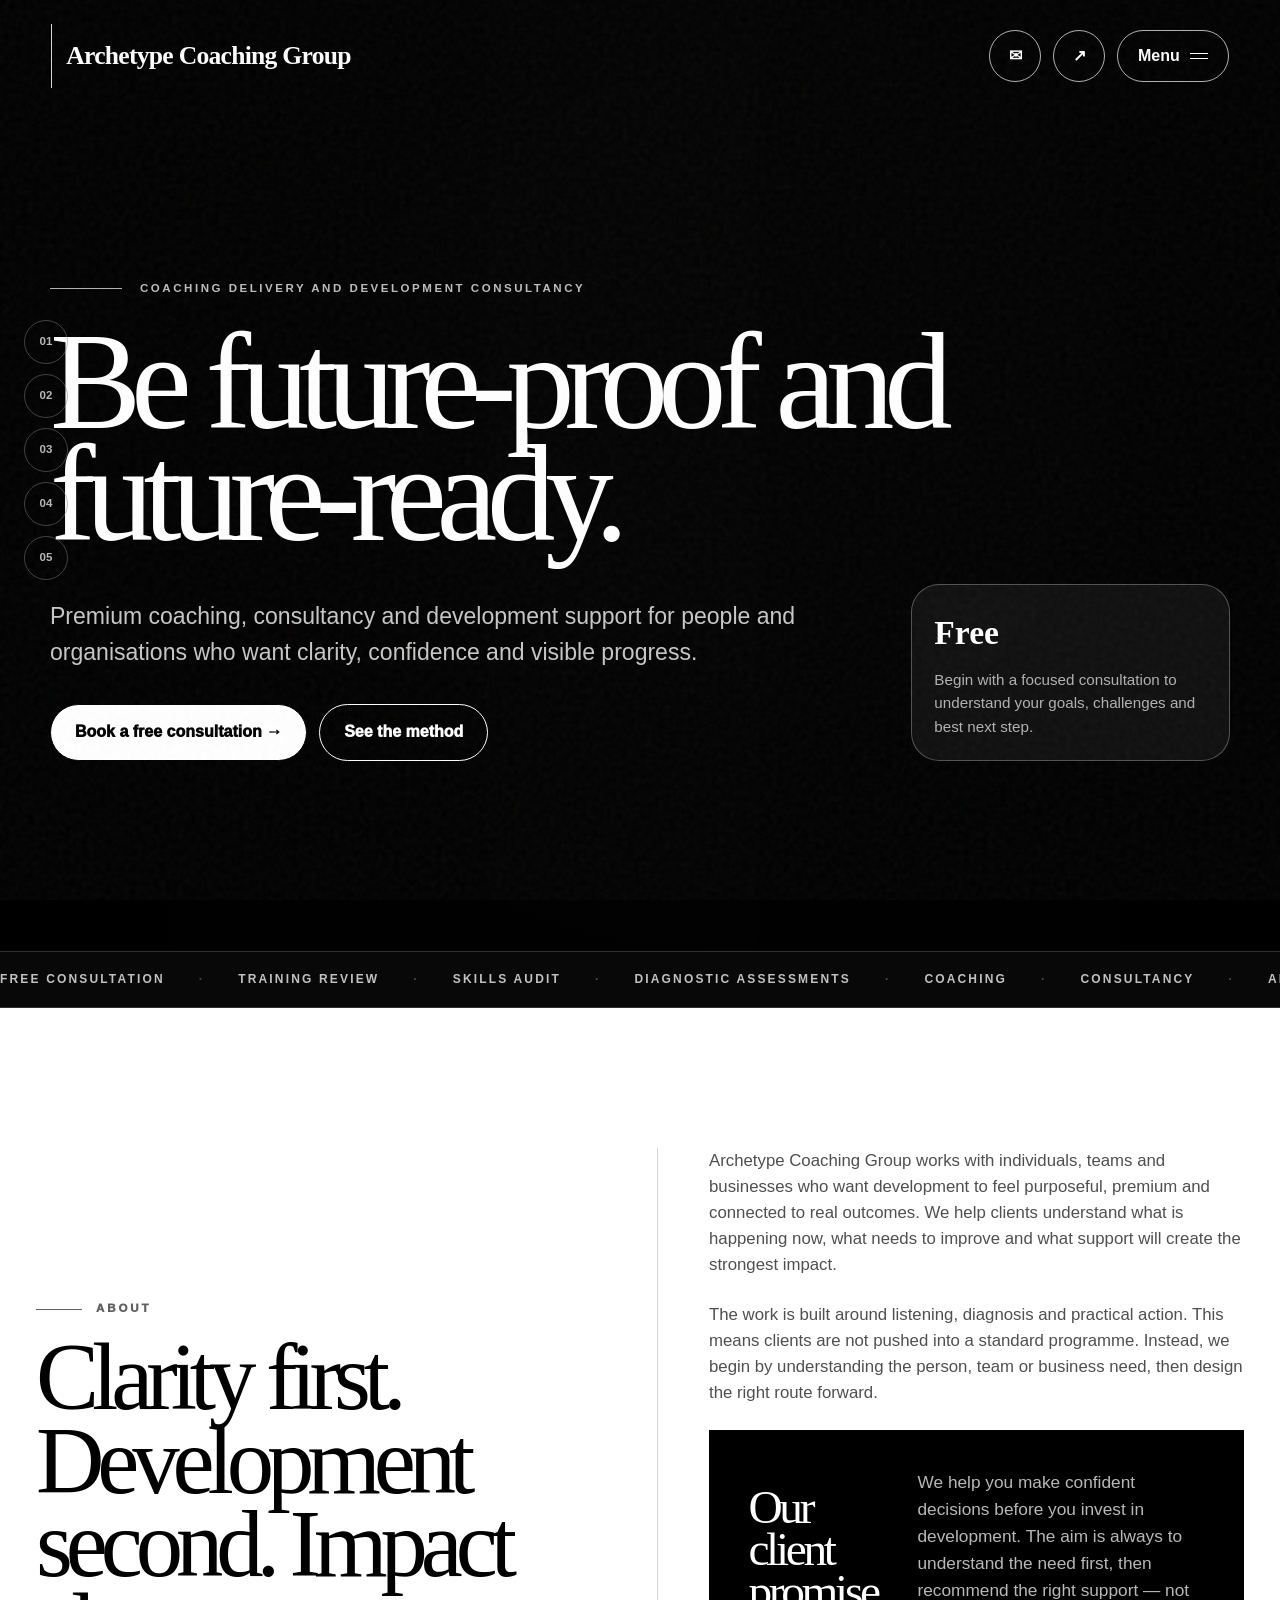
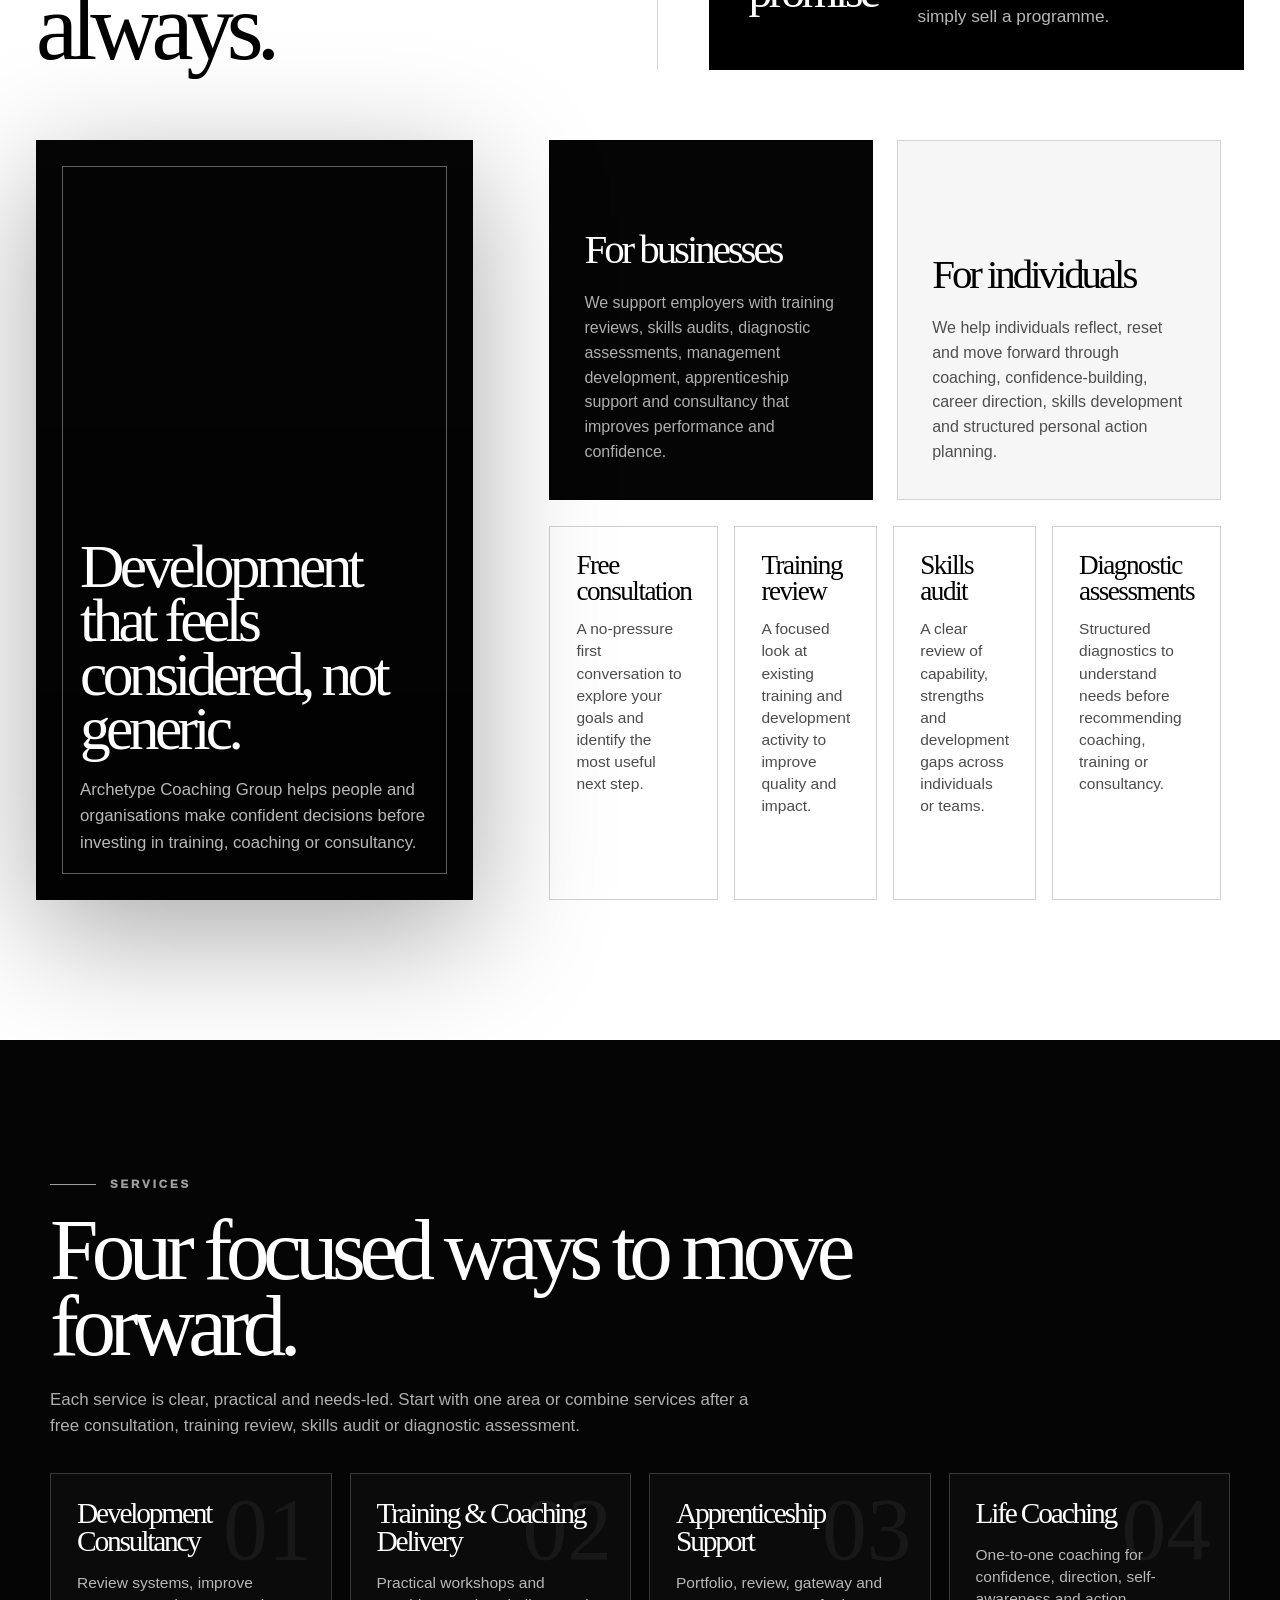
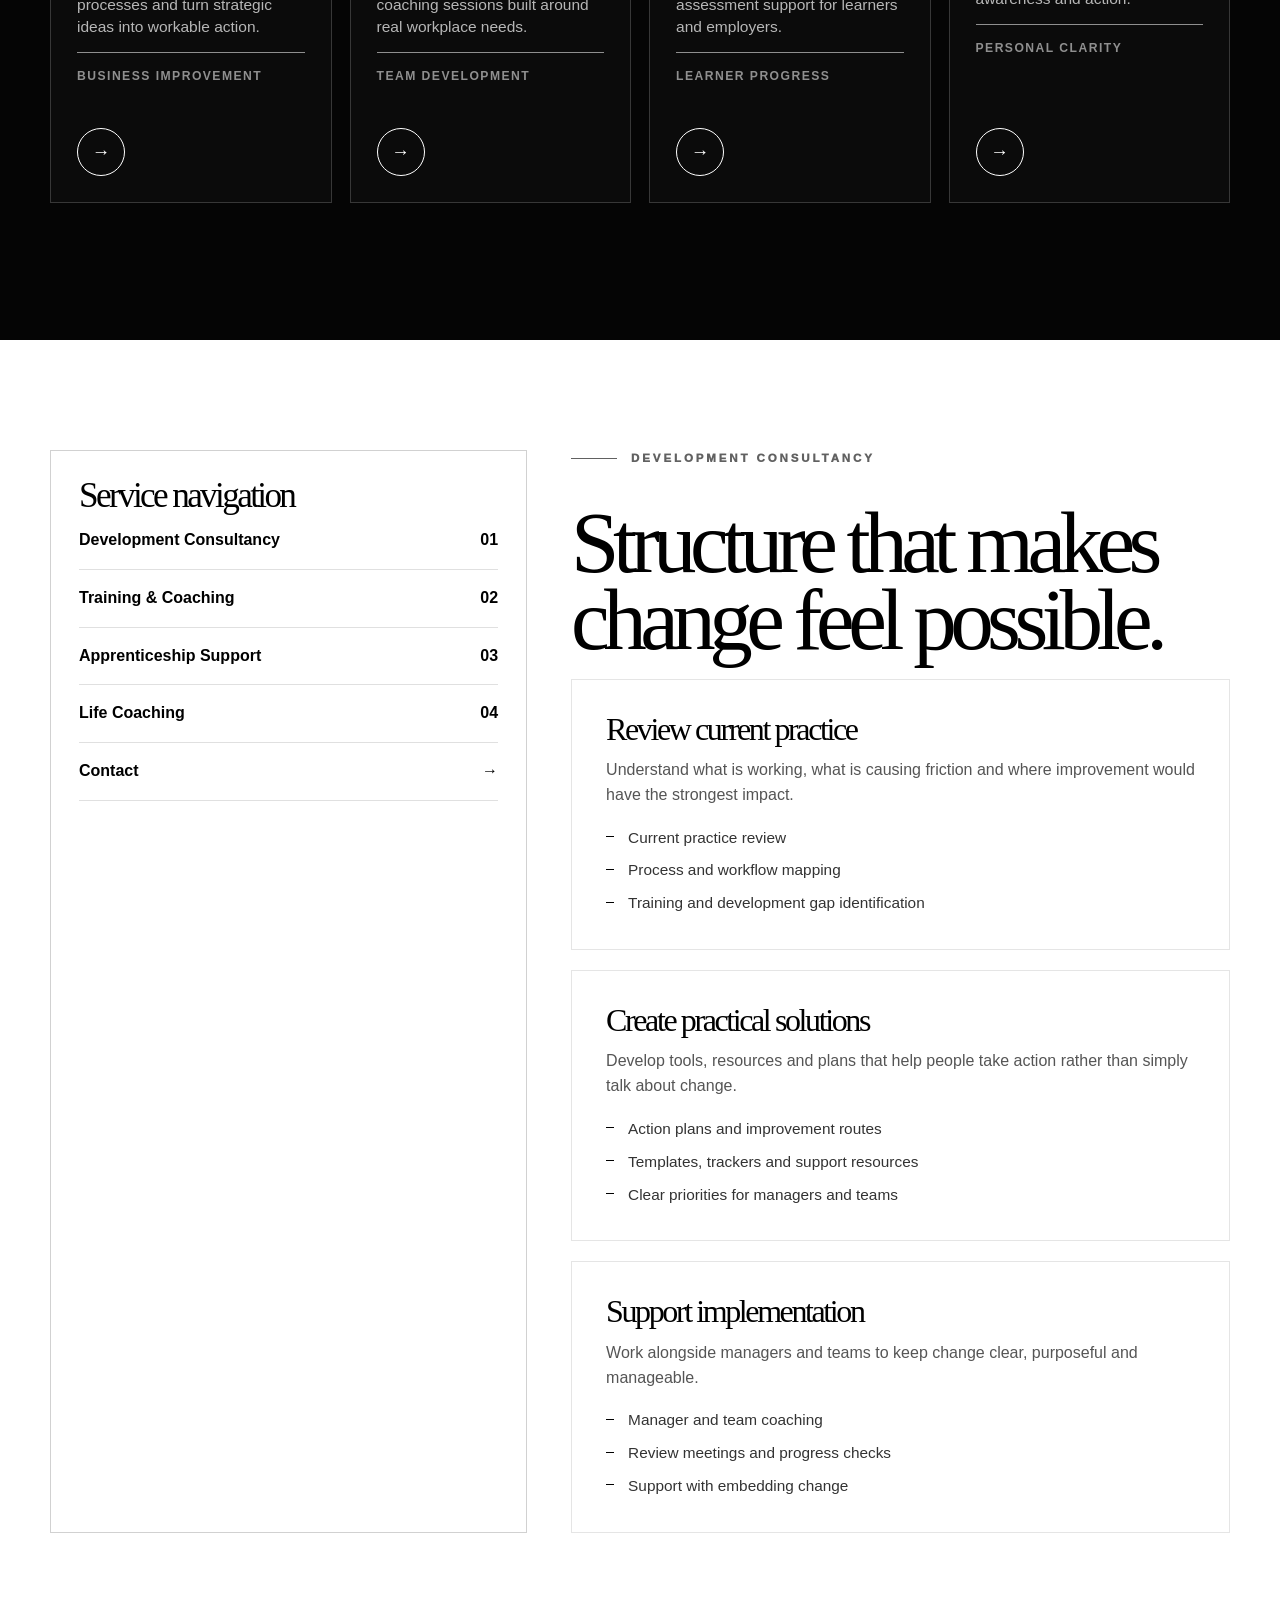
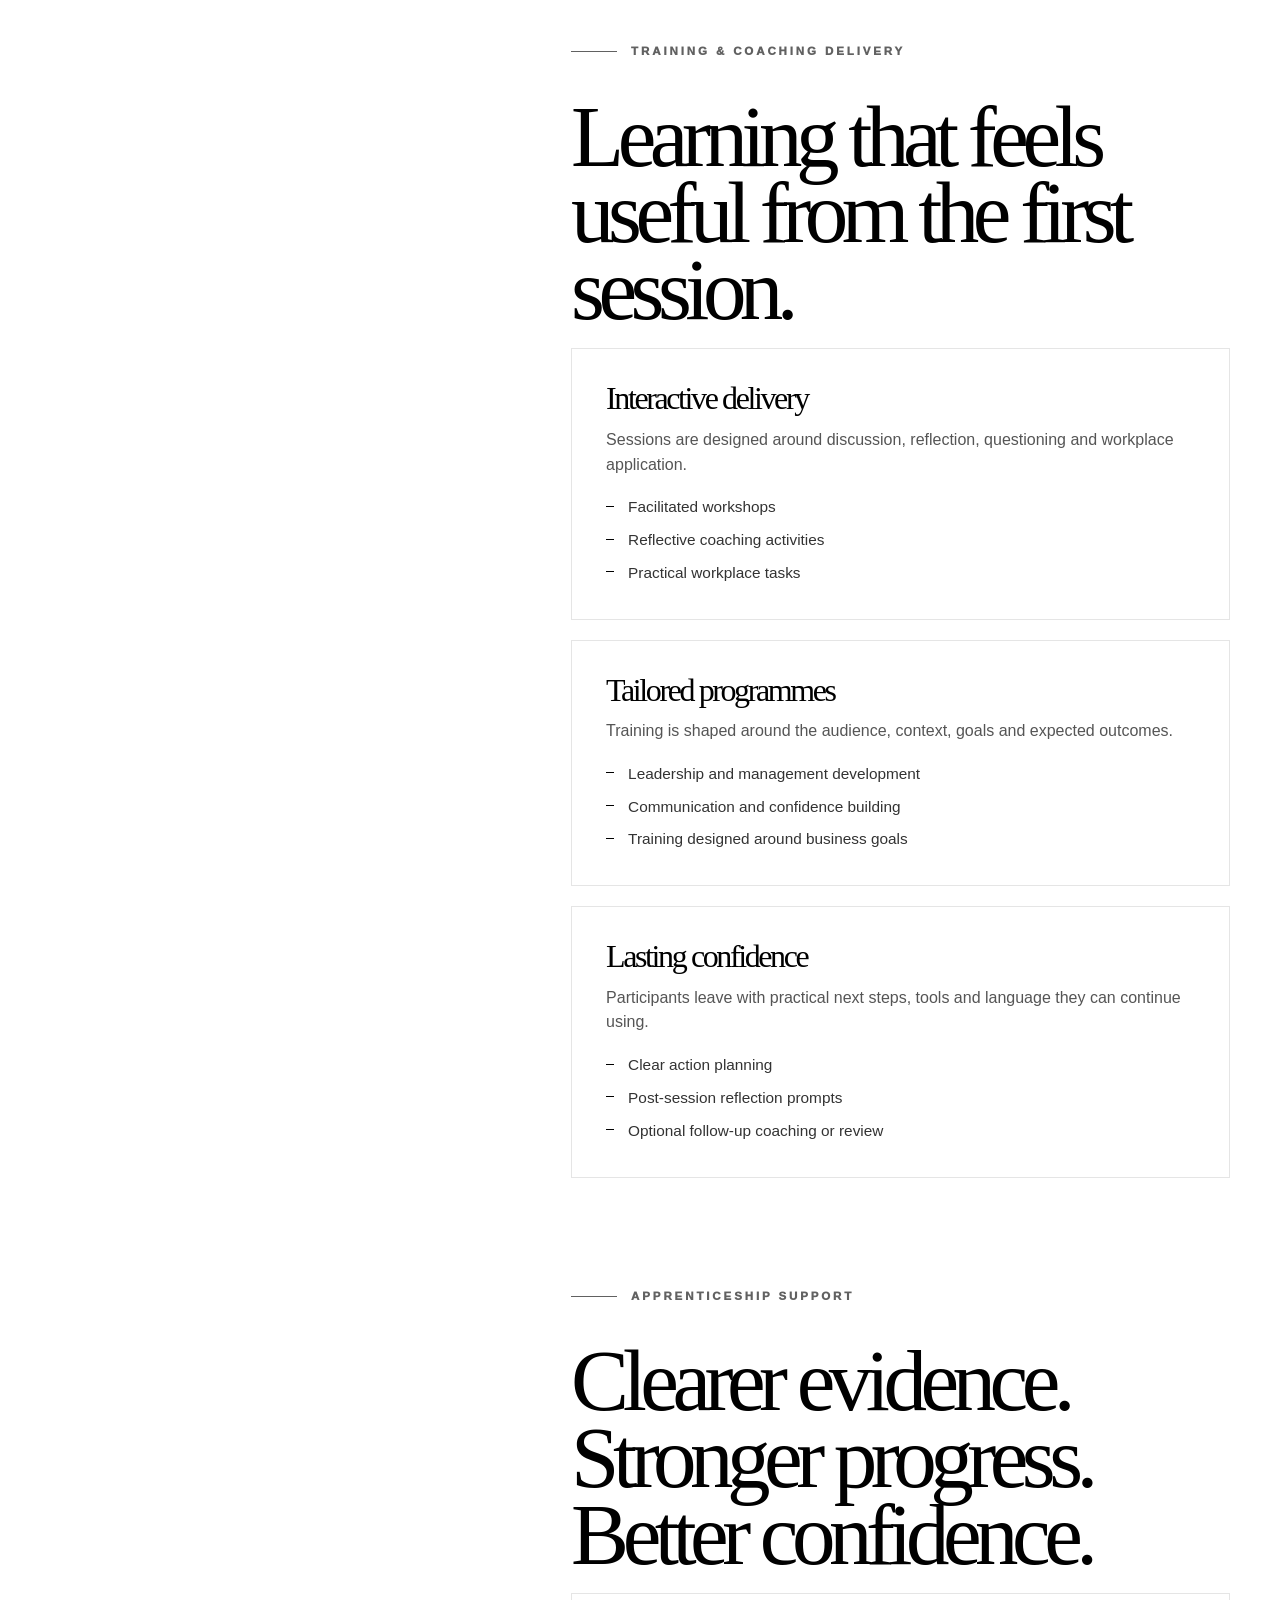
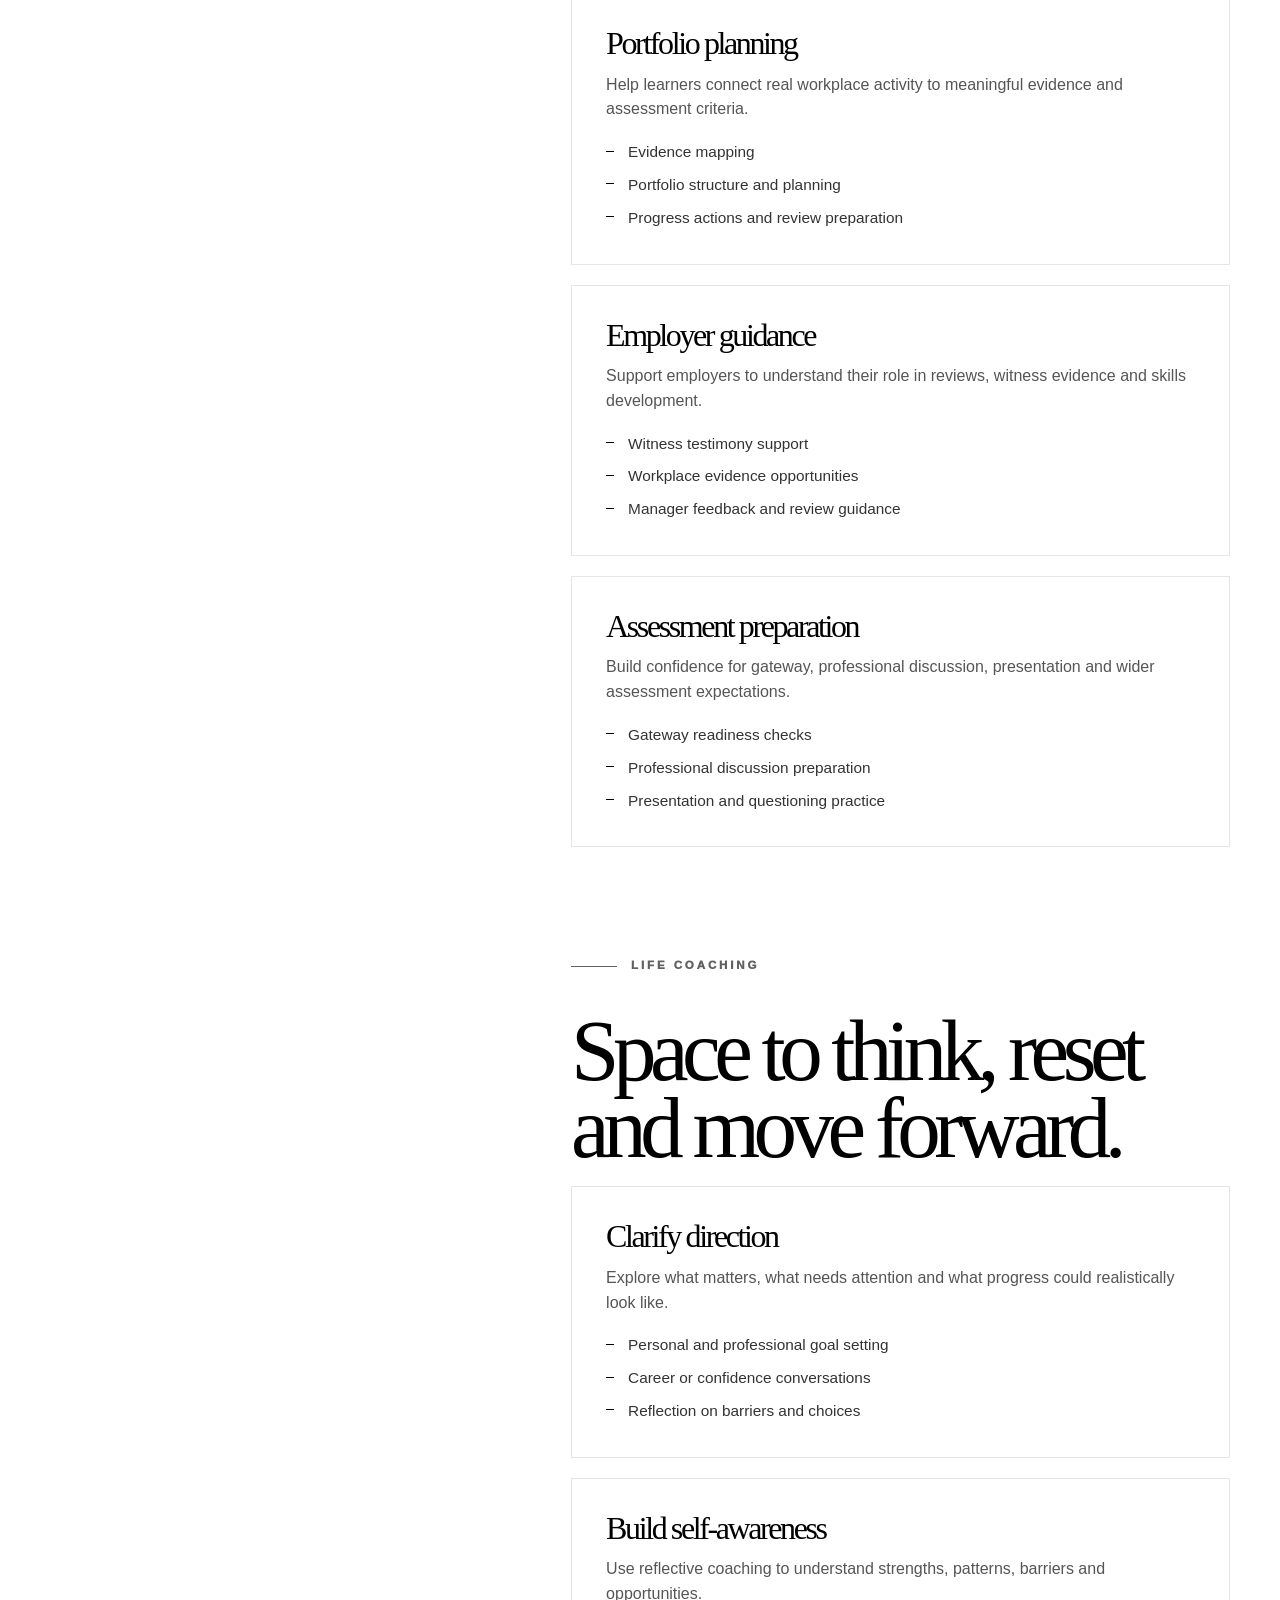
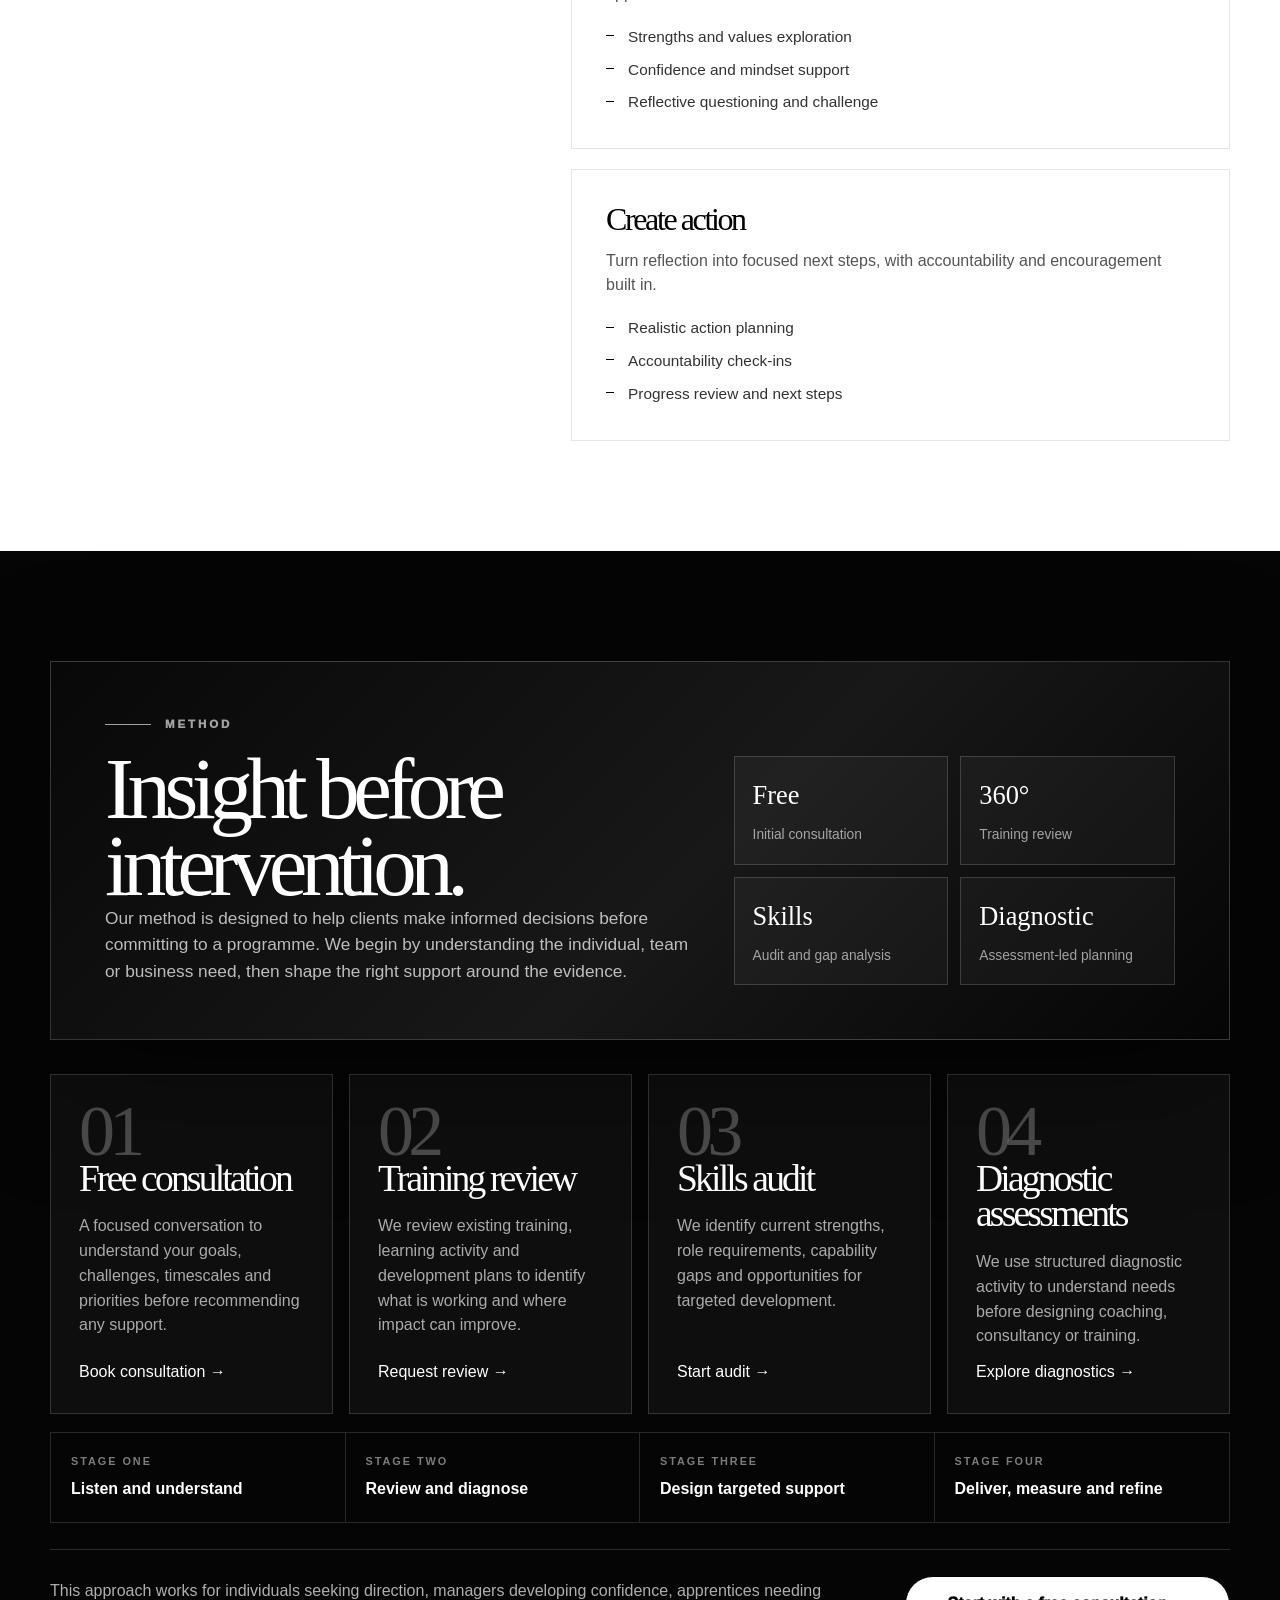
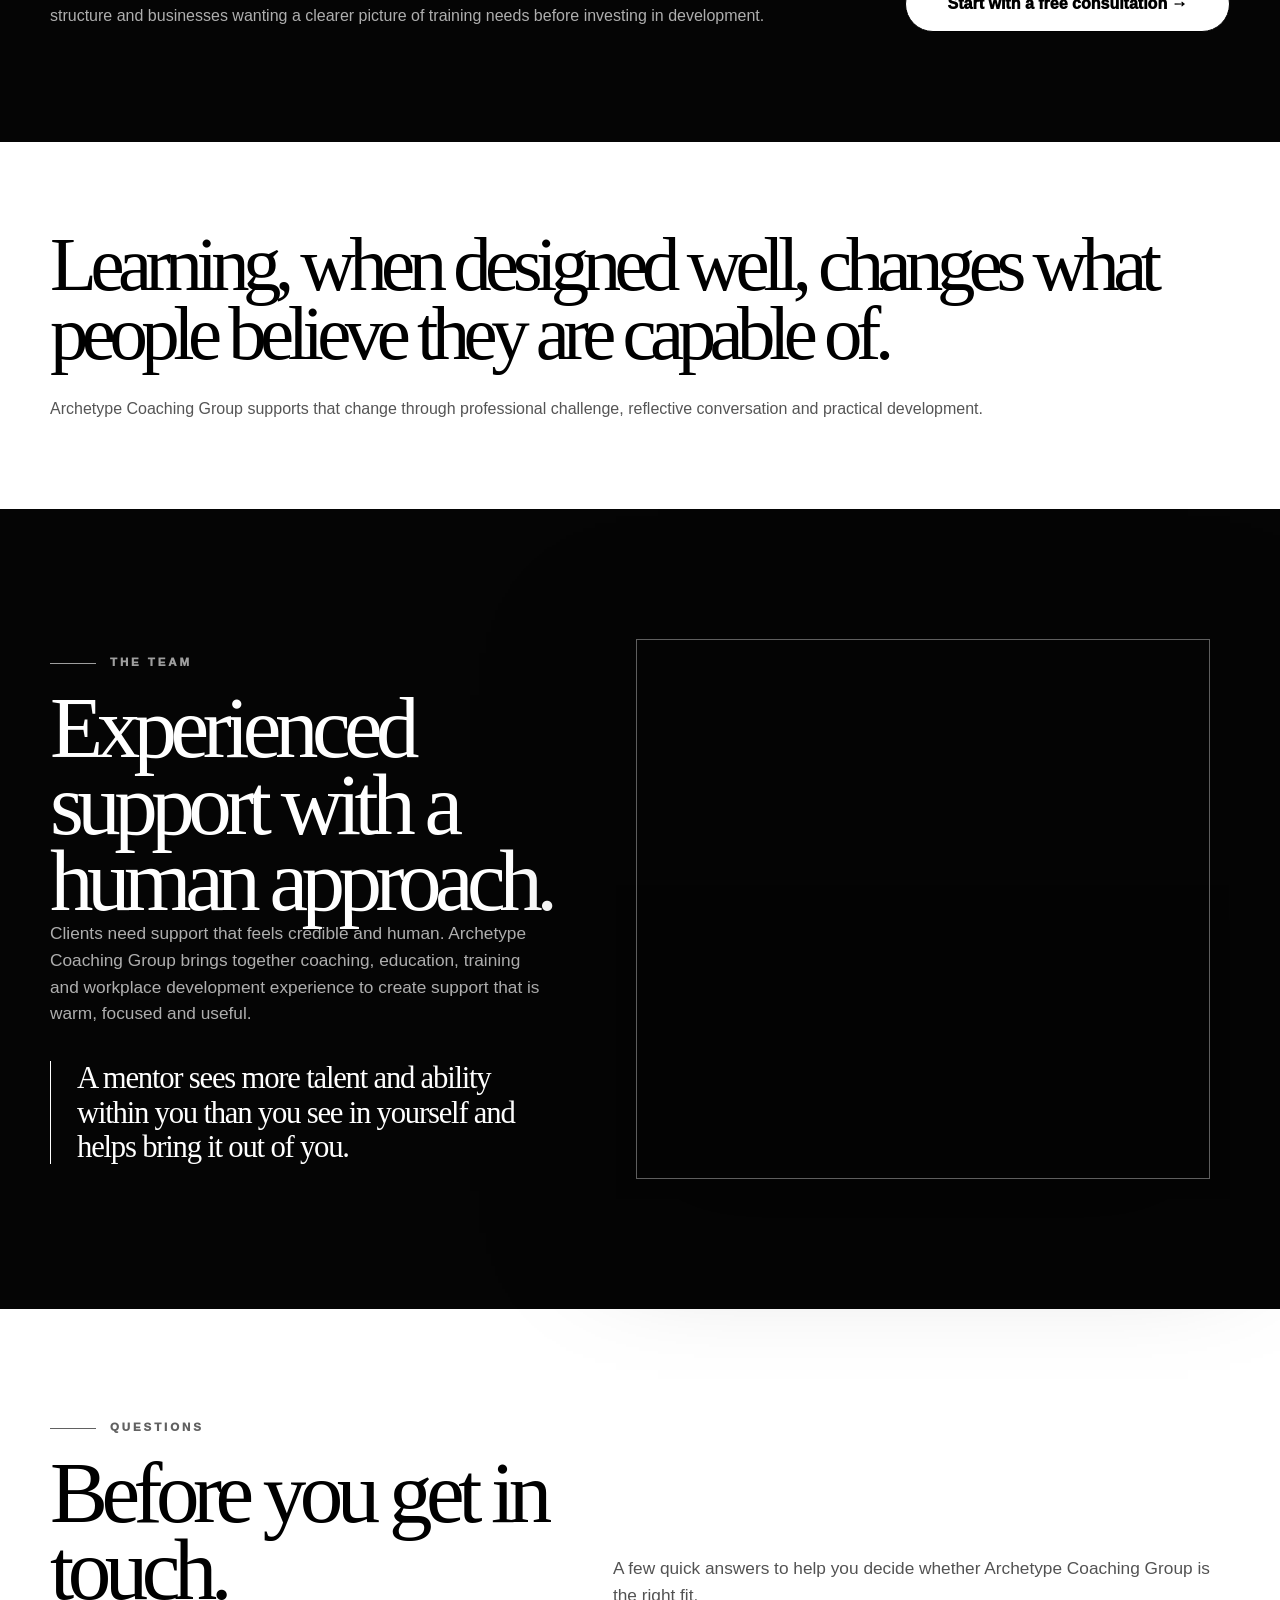
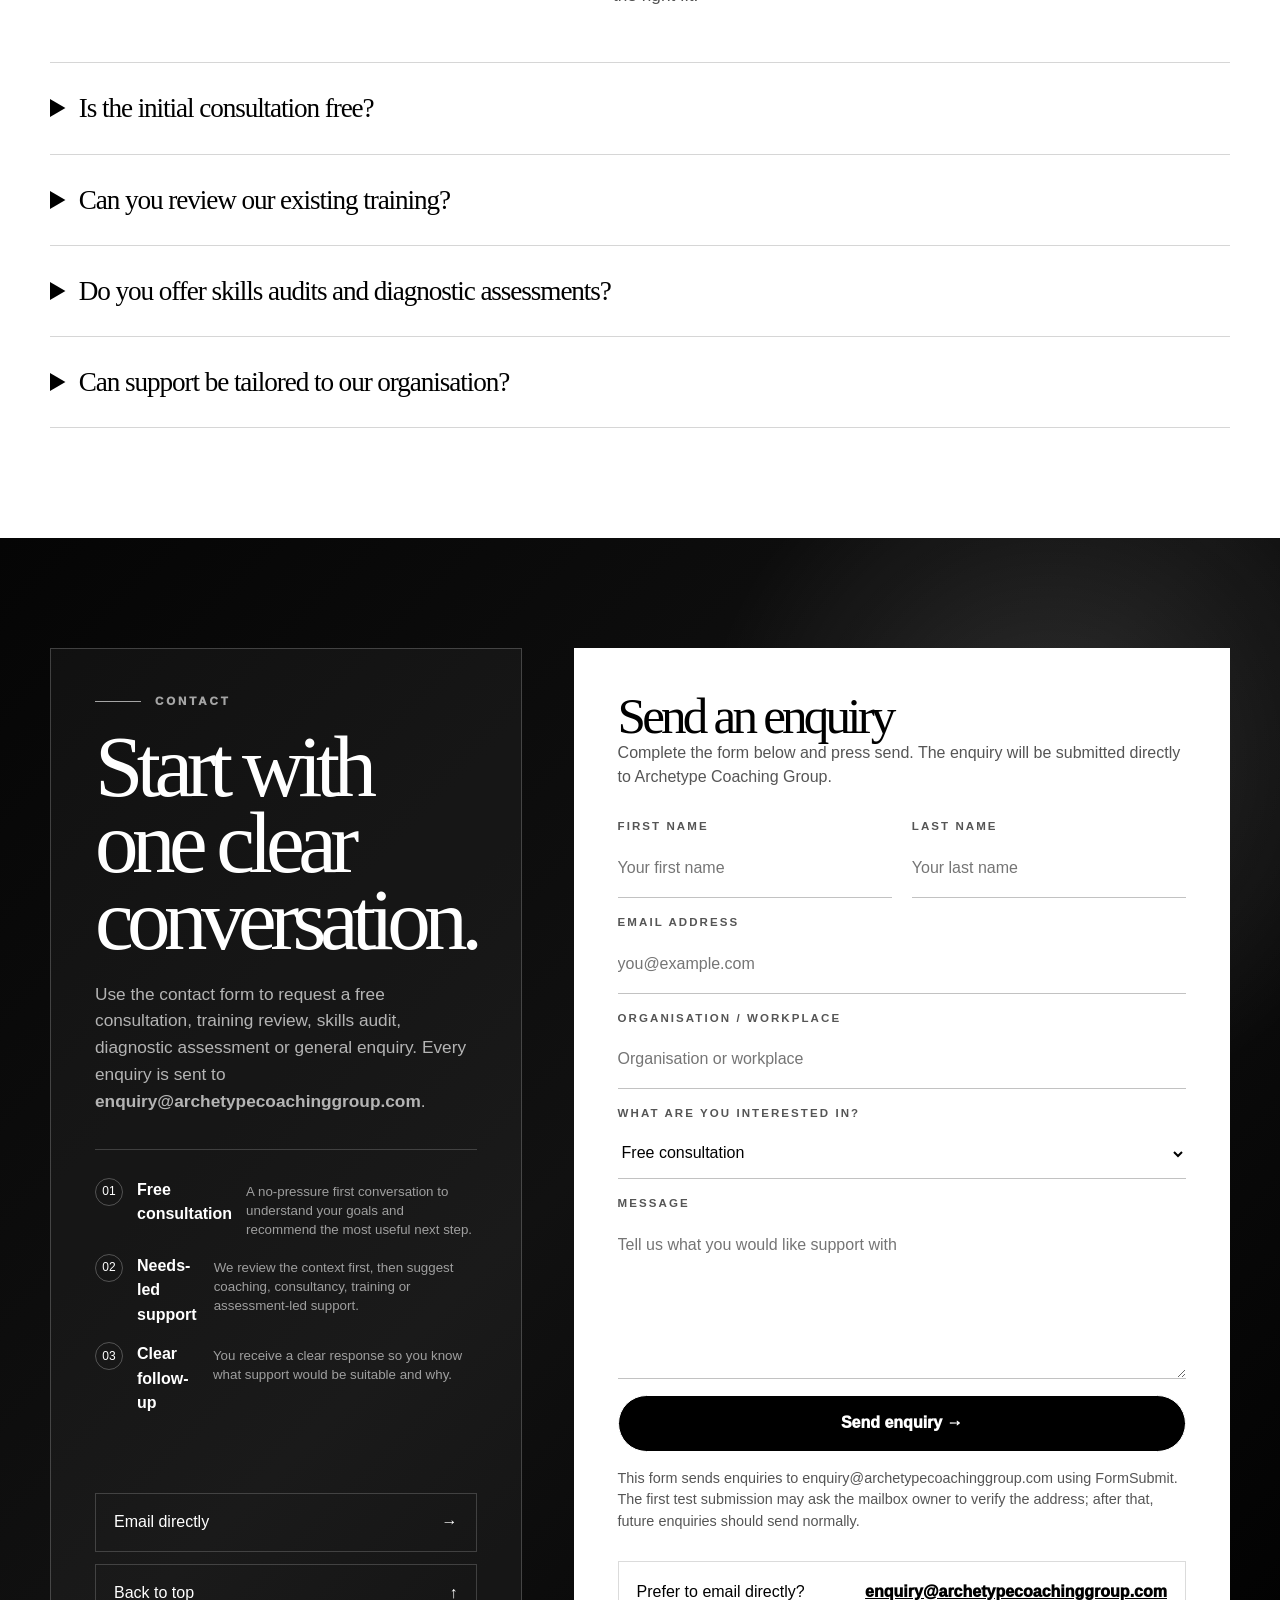
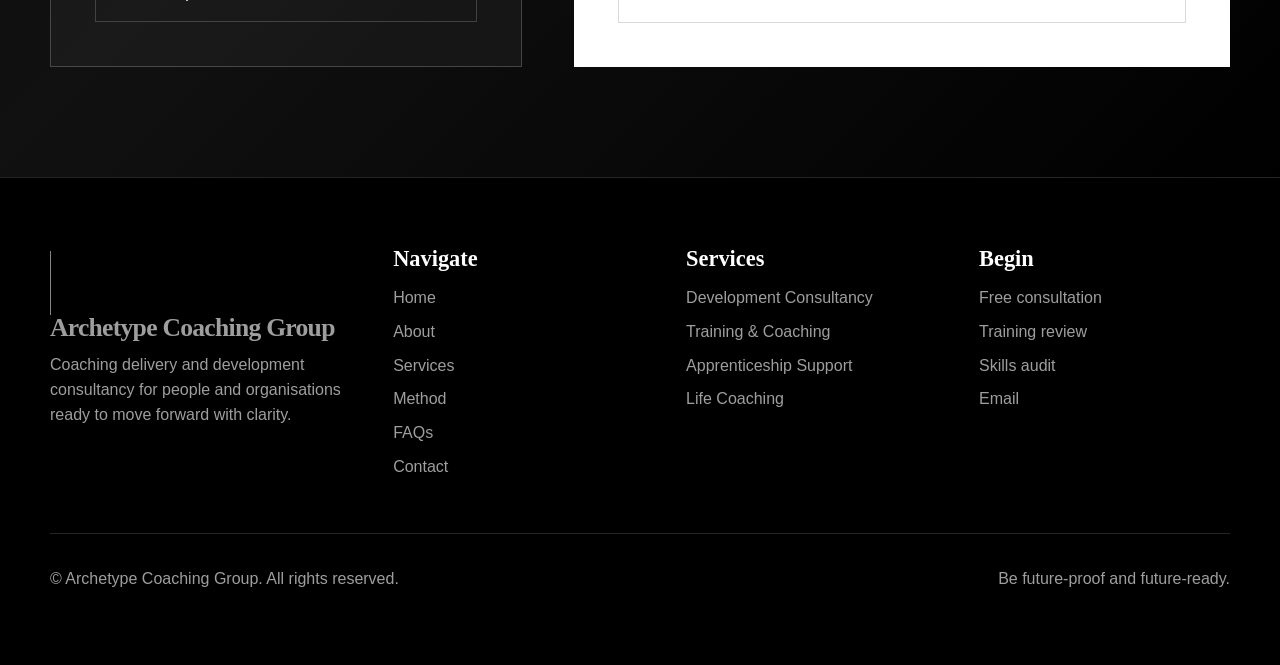
<file: Index.html>
<!DOCTYPE html>
<html lang="en">
<head>
  <meta charset="UTF-8" />
  <meta name="viewport" content="width=device-width, initial-scale=1.0" />
  <title>Archetype Coaching Group | Premium Coaching, Consultancy & Training</title>
  <meta name="description" content="Archetype Coaching Group provides coaching delivery, development consultancy, training reviews, skills audits, diagnostic assessments and apprenticeship support for individuals, teams and organisations." />
  <style>
    :root{
      --black:#050505;
      --white:#ffffff;
      --soft:#f4f4f4;
      --grey:#5d5d5d;
      --line:rgba(255,255,255,.16);
      --line-dark:rgba(0,0,0,.14);
      --shadow:0 34px 120px rgba(0,0,0,.34);
      --serif:Georgia,'Times New Roman',serif;
      --sans:Inter,Arial,sans-serif;
    }
    *{box-sizing:border-box}
    html{scroll-behavior:smooth}
    body{margin:0;background:var(--black);color:var(--white);font-family:var(--sans);line-height:1.55;overflow-x:hidden}
    body.menu-open{overflow:hidden}
    a{color:inherit;text-decoration:none}
    button,input,textarea,select{font:inherit}
    section{scroll-margin-top:40px;padding:110px 0}
    .container{width:min(1180px,calc(100% - 48px));margin:0 auto}
    .noise{position:fixed;inset:0;pointer-events:none;z-index:100;opacity:.05;background-image:url("data:image/svg+xml,%3Csvg viewBox='0 0 200 200' xmlns='http://www.w3.org/2000/svg'%3E%3Cfilter id='n'%3E%3CfeTurbulence type='fractalNoise' baseFrequency='.75' numOctaves='3' stitchTiles='stitch'/%3E%3C/filter%3E%3Crect width='100%25' height='100%25' filter='url(%23n)'/%3E%3C/svg%3E")}

    .logo-original{display:inline-flex;align-items:center;gap:14px;letter-spacing:-.045em;white-space:nowrap}
    .logo-original:before{content:"";width:1px;height:64px;background:currentColor;display:block;opacity:.85}
    .logo-original .logo-word{font-family:var(--serif);font-weight:900;font-size:clamp(1.2rem,2vw,1.78rem);line-height:1}
    .topbar{position:fixed;top:0;left:0;right:0;z-index:80;padding:24px clamp(18px,4vw,52px);display:flex;align-items:center;justify-content:space-between;mix-blend-mode:difference;color:white}
    .top-actions{display:flex;align-items:center;gap:12px}
    .circle-link,.menu-btn{height:52px;border-radius:999px;border:1px solid rgba(255,255,255,.7);background:transparent;color:white;display:grid;place-items:center;font-weight:900;cursor:pointer;transition:.3s ease}
    .circle-link{width:52px}.menu-btn{padding:0 20px;gap:10px;display:inline-flex}
    .circle-link:hover,.menu-btn:hover{background:white;color:black;transform:translateY(-2px)}
    .menu-lines{width:18px;display:grid;gap:4px}.menu-lines i{height:1px;background:currentColor;display:block}

    .side-index{position:fixed;left:24px;top:50%;transform:translateY(-50%);z-index:70;display:grid;gap:10px;mix-blend-mode:difference;color:white}
    .side-index a{width:44px;height:44px;border:1px solid rgba(255,255,255,.35);border-radius:50%;display:grid;place-items:center;font-size:.72rem;font-weight:900;opacity:.72;transition:.25s}
    .side-index a:hover{opacity:1;background:#fff;color:#000;transform:translateX(6px)}

    .menu-overlay{position:fixed;inset:0;z-index:90;background:rgba(5,5,5,.96);transform:translateY(-100%);transition:transform .65s cubic-bezier(.86,0,.07,1);display:grid;place-items:center;padding:90px 24px;color:#fff}
    .menu-open .menu-overlay{transform:translateY(0)}
    .mega{width:min(1120px,100%);display:grid;grid-template-columns:1.05fr .95fr;gap:48px;align-items:end}
    .mega h2{font-family:var(--serif);font-size:clamp(3.1rem,9vw,7.8rem);line-height:.88;letter-spacing:-.08em;margin:0}
    .mega-panel{display:grid;gap:14px}
    .mega-card{display:grid;grid-template-columns:70px 1fr auto;gap:18px;align-items:center;padding:18px;border:1px solid rgba(255,255,255,.16);border-radius:24px;background:rgba(255,255,255,.04);transition:.28s}
    .mega-card:hover{background:#fff;color:#000;transform:translateX(10px)}
    .mega-card span{font-family:var(--serif);font-size:1.5rem}.mega-card small{display:block;opacity:.62}
    .close-menu{position:absolute;right:32px;top:28px;background:#fff;color:#000;border:0;border-radius:999px;padding:14px 20px;font-weight:900;cursor:pointer}

    h1,h2,h3,h4,p{margin:0}h1,h2,h3{font-family:var(--serif);font-weight:400;letter-spacing:-.075em}h1{font-size:clamp(4rem,10.7vw,11.7rem);line-height:.82;max-width:1040px}h2{font-size:clamp(3rem,6.8vw,7rem);line-height:.88}h3{font-size:clamp(2rem,3vw,3.2rem);line-height:.95}
    .btn{border:1px solid currentColor;border-radius:999px;padding:15px 24px;background:white;color:black;font-weight:950;display:inline-flex;align-items:center;justify-content:center;gap:12px;transition:.25s;cursor:pointer}.btn:hover{transform:translateY(-3px);box-shadow:0 20px 50px rgba(255,255,255,.14)}.btn.dark{background:#000;color:#fff}.btn.transparent{background:transparent;color:white}
    .eyebrow{display:flex;align-items:center;gap:14px;text-transform:uppercase;letter-spacing:.25em;font-size:.72rem;font-weight:950;color:inherit;opacity:.62;margin-bottom:18px}.eyebrow:before{content:"";width:46px;height:1px;background:currentColor}
    .light{background:#fff;color:#000}.dark-section{background:#050505;color:#fff}.grid{display:grid;gap:18px}.four{grid-template-columns:repeat(4,1fr)}

    .hero{min-height:100vh;position:relative;display:grid;align-items:end;overflow:hidden}.hero:before{content:"";position:absolute;inset:0;background:linear-gradient(90deg,rgba(0,0,0,.82) 0%,rgba(0,0,0,.42) 48%,rgba(0,0,0,.8) 100%),url('https://images.unsplash.com/photo-1552664730-d307ca884978?auto=format&fit=crop&w=1800&q=85') center/cover;filter:grayscale(1);transform:scale(1.03)}.hero:after{content:"";position:absolute;inset:0;background:radial-gradient(circle at 58% 38%,transparent 0 21%,rgba(0,0,0,.38) 48%,rgba(0,0,0,.82) 100%)}.hero-inner{position:relative;z-index:2;padding:170px 0 80px}.intro-line{display:flex;align-items:center;gap:18px;text-transform:uppercase;letter-spacing:.22em;font-size:.72rem;font-weight:900;color:rgba(255,255,255,.74);margin-bottom:28px}.intro-line:before{content:"";width:72px;height:1px;background:rgba(255,255,255,.7)}.lead{font-size:clamp(1.1rem,1.8vw,1.45rem);color:rgba(255,255,255,.78);max-width:760px}.hero-copy{display:grid;grid-template-columns:.72fr .28fr;gap:42px;margin-top:34px;align-items:end}.button-row{display:flex;gap:12px;flex-wrap:wrap;margin-top:34px}.hero-badge{border:1px solid rgba(255,255,255,.28);border-radius:28px;padding:22px;background:rgba(255,255,255,.06);backdrop-filter:blur(16px)}.hero-badge strong{font-family:var(--serif);font-size:2.1rem}.hero-badge p{color:rgba(255,255,255,.68);margin-top:8px;font-size:.95rem}
    .marquee{border-block:1px solid rgba(255,255,255,.16);background:#080808;overflow:hidden}.marquee-track{display:flex;gap:34px;white-space:nowrap;animation:move 28s linear infinite;padding:18px 0;text-transform:uppercase;letter-spacing:.18em;font-weight:900;font-size:.75rem}.marquee-track span{opacity:.75}.marquee-track span:after{content:"·";padding-left:34px;opacity:.35}@keyframes move{to{transform:translateX(-50%)}}

    .about-section{background:#fff;color:#000;position:relative;overflow:hidden;padding:140px 0}.about-wide{width:min(1680px,calc(100% - 72px));margin:0 auto}.about-top{display:grid;grid-template-columns:.95fr 1.05fr;gap:clamp(48px,7vw,130px);align-items:end;margin-bottom:70px}.about-intro h2{font-size:clamp(3.5rem,7.4vw,8.8rem);max-width:880px}.about-summary{display:grid;gap:24px;border-left:1px solid rgba(0,0,0,.16);padding-left:clamp(28px,4vw,70px)}.about-summary p{color:#4f4f4f;font-size:clamp(1.05rem,1.25vw,1.28rem);max-width:760px}.about-showcase{display:grid;grid-template-columns:.95fr 1.05fr;gap:clamp(44px,6vw,110px);align-items:stretch}.about-media{position:relative;min-height:760px;background:#050505;color:#fff;overflow:hidden;box-shadow:var(--shadow)}.about-media:before{content:"";position:absolute;inset:0;background:linear-gradient(rgba(0,0,0,.08),rgba(0,0,0,.66)),url('https://images.unsplash.com/photo-1573497491208-6b1acb260507?auto=format&fit=crop&w=1700&q=85') center/cover;filter:grayscale(1)}.about-media:after{content:"";position:absolute;inset:26px;border:1px solid rgba(255,255,255,.36)}.about-media-caption{position:absolute;left:44px;right:44px;bottom:44px;z-index:2}.about-media-caption strong{display:block;font-family:var(--serif);font-size:clamp(2.6rem,4.8vw,6rem);line-height:.88;font-weight:400;letter-spacing:-.075em;max-width:720px}.about-media-caption p{margin-top:22px;color:rgba(255,255,255,.72);max-width:520px;font-size:1.05rem}.about-side{display:grid;gap:26px}.about-copy-grid{display:grid;grid-template-columns:1fr 1fr;gap:24px}.about-copy-card{border:1px solid rgba(0,0,0,.14);padding:34px;background:#f6f6f6;min-height:260px;display:flex;flex-direction:column;justify-content:flex-end}.about-copy-card.dark{background:#050505;color:#fff}.about-copy-card h3{font-size:clamp(2.2rem,3.2vw,4rem)}.about-copy-card p{margin-top:22px;color:inherit;opacity:.68}.about-actions{display:grid;grid-template-columns:repeat(4,1fr);gap:16px}.about-action{border:1px solid rgba(0,0,0,.18);background:#fff;color:#000;padding:26px;min-height:210px;display:flex;flex-direction:column;gap:10px;transition:.28s}.about-action:hover{background:#000;color:#fff;transform:translateY(-5px)}.about-action strong{font-family:var(--serif);font-size:clamp(1.7rem,2vw,2.4rem);line-height:.95;letter-spacing:-.055em;font-weight:400}.about-action p{opacity:.7;font-size:.97rem;line-height:1.42;margin-top:4px;max-width:95%}.client-promise{border:1px solid rgba(0,0,0,.16);padding:clamp(28px,3vw,48px);background:#000;color:#fff;display:grid;grid-template-columns:.32fr .68fr;gap:34px;align-items:center}.client-promise strong{font-family:var(--serif);font-size:clamp(2.4rem,3.7vw,4.6rem);line-height:.88;font-weight:400;letter-spacing:-.07em}.client-promise p{color:rgba(255,255,255,.72);font-size:1.08rem;max-width:850px}

    #services{min-height:100vh;display:grid;align-items:center;padding:92px 0}.services-intro{max-width:980px;margin-bottom:34px}.services-intro h2{max-width:850px}.services-intro p{max-width:720px;color:rgba(255,255,255,.68);font-size:1.06rem;margin-top:22px}.service-card{position:relative;min-height:330px;border:1px solid rgba(255,255,255,.18);padding:26px;background:#0b0b0b;overflow:hidden;display:flex;flex-direction:column;justify-content:space-between;transition:.35s}.service-card:before{content:attr(data-number);position:absolute;right:18px;top:10px;font-family:var(--serif);font-size:5.6rem;line-height:1;color:rgba(255,255,255,.055)}.service-card:hover{background:#fff;color:#000;transform:translateY(-8px)}.service-card h3{font-size:clamp(1.8rem,2.3vw,2.45rem);max-width:260px}.service-card p{opacity:.7;margin-top:16px;line-height:1.42;font-size:.97rem}.service-note{display:block;margin-top:14px;padding-top:14px;border-top:1px solid currentColor;opacity:.54;font-size:.76rem;font-weight:900;text-transform:uppercase;letter-spacing:.12em}.arrow{width:48px;height:48px;border:1px solid currentColor;border-radius:50%;display:grid;place-items:center;font-size:1.15rem}

    .service-detail{display:grid;grid-template-columns:.42fr .58fr;gap:44px}.nav-panel{position:sticky;top:105px;border:1px solid rgba(0,0,0,.18);padding:28px;background:#fff;color:#000}.nav-panel h3{font-size:2.2rem}.nav-panel a{display:flex;justify-content:space-between;gap:16px;border-bottom:1px solid rgba(0,0,0,.12);padding:16px 0;font-weight:900}.detail-stack{display:grid;gap:20px}.detail-box{background:#fff;color:#000;border:1px solid rgba(0,0,0,.1);padding:34px;min-height:220px}.detail-box h3{font-size:2rem}.detail-box p{margin-top:14px;color:#555}.detail-box ul{margin:18px 0 0;padding:0;list-style:none;display:grid;gap:9px}.detail-box li{position:relative;padding-left:22px;color:#333;font-size:.96rem}.detail-box li:before{content:"";position:absolute;left:0;top:.68em;width:8px;height:1px;background:#000}

    .method-hero{position:relative;overflow:hidden;border:1px solid rgba(255,255,255,.18);background:linear-gradient(135deg,#080808,#181818 55%,#050505);padding:54px;margin-bottom:34px;box-shadow:var(--shadow)}.method-hero-content{position:relative;z-index:2;display:grid;grid-template-columns:1fr .75fr;gap:40px;align-items:end}.method-hero p{color:rgba(255,255,255,.72);font-size:1.08rem}.method-badges{display:grid;grid-template-columns:repeat(2,1fr);gap:12px}.method-badge{border:1px solid rgba(255,255,255,.16);padding:18px;background:rgba(255,255,255,.04)}.method-badge strong{display:block;font-family:var(--serif);font-size:1.65rem;font-weight:400}.method-badge span{display:block;color:rgba(255,255,255,.6);font-size:.86rem;margin-top:8px}.method-grid{display:grid;grid-template-columns:repeat(4,1fr);gap:16px}.method-card{min-height:340px;border:1px solid rgba(255,255,255,.16);padding:28px;background:rgba(255,255,255,.035);display:flex;flex-direction:column;justify-content:space-between;transition:.3s}.method-card:hover{background:#fff;color:#000;transform:translateY(-8px)}.method-card:hover p,.method-card:hover .method-no{color:rgba(0,0,0,.62)}.method-no{font-family:var(--serif);font-size:4.5rem;line-height:.8;color:rgba(255,255,255,.26);letter-spacing:-.08em}.method-card h3{font-size:2.35rem}.method-card p{color:rgba(255,255,255,.65);margin-top:18px}.method-flow{margin-top:18px;border:1px solid rgba(255,255,255,.14);display:grid;grid-template-columns:repeat(4,1fr)}.flow-item{padding:20px;border-right:1px solid rgba(255,255,255,.14)}.flow-item:last-child{border-right:0}.flow-item small{display:block;text-transform:uppercase;letter-spacing:.18em;font-weight:900;color:rgba(255,255,255,.48);font-size:.68rem}.flow-item strong{display:block;margin-top:7px}.method-note{margin-top:26px;display:grid;grid-template-columns:.72fr .28fr;gap:20px;align-items:center;border-top:1px solid rgba(255,255,255,.16);padding-top:26px}.method-note p{color:rgba(255,255,255,.68)}
    .quote-band{background:#fff;color:#000;padding:88px 0}.quote-band blockquote{margin:0;font-family:var(--serif);font-size:clamp(2.7rem,6vw,6.8rem);line-height:.9;letter-spacing:-.085em}.quote-band p{margin-top:28px;color:#555}.split{display:grid;grid-template-columns:.9fr 1.1fr;gap:64px;align-items:center}.copy p{color:inherit;opacity:.68;font-size:1.08rem}.image-frame{min-height:580px;position:relative;overflow:hidden;background:center/cover;filter:grayscale(1);box-shadow:var(--shadow)}.image-frame:after{content:"";position:absolute;inset:20px;border:1px solid rgba(255,255,255,.36)}.image-frame.team{background-image:linear-gradient(rgba(0,0,0,.05),rgba(0,0,0,.38)),url('https://images.unsplash.com/photo-1551836022-d5d88e9218df?auto=format&fit=crop&w=1400&q=85')}.statement{border-left:1px solid currentColor;margin-top:34px;padding-left:26px;font-family:var(--serif);font-size:clamp(1.4rem,2.4vw,2.2rem);line-height:1.12;letter-spacing:-.04em;color:inherit}
    .faq{border-top:1px solid rgba(0,0,0,.16)}details{border-bottom:1px solid rgba(0,0,0,.16);padding:24px 0}summary{font-family:var(--serif);font-size:1.7rem;letter-spacing:-.04em;cursor:pointer}details p{margin-top:12px;color:#555;max-width:820px}.section-head{display:grid;grid-template-columns:.9fr 1.1fr;gap:58px;align-items:end;margin-bottom:54px}.section-head p{color:inherit;opacity:.68;font-size:1.08rem}

    .contact-page{position:relative;background:#050505;color:#fff;overflow:hidden}.contact-page:before{content:"";position:absolute;inset:0;background:radial-gradient(circle at 82% 18%,rgba(255,255,255,.12),transparent 24%),linear-gradient(135deg,#050505,#111 48%,#000);pointer-events:none}.contact-wrap{position:relative;z-index:2;display:grid;grid-template-columns:.82fr 1.18fr;gap:52px;align-items:stretch}.contact-card{border:1px solid rgba(255,255,255,.2);padding:44px;background:rgba(255,255,255,.04);display:flex;flex-direction:column;justify-content:space-between;min-height:620px}.contact-card h2{font-size:clamp(3.2rem,6.8vw,7.2rem)}.contact-card p{color:rgba(255,255,255,.68);margin-top:22px;font-size:1.08rem;max-width:560px}.contact-promise{margin-top:34px;border-top:1px solid rgba(255,255,255,.18);padding-top:28px;display:grid;gap:14px}.contact-promise div{display:flex;gap:14px;align-items:flex-start}.contact-promise span{width:28px;height:28px;border:1px solid rgba(255,255,255,.26);border-radius:50%;display:grid;place-items:center;flex:0 0 28px;font-size:.75rem}.contact-promise strong{display:block}.contact-promise small{display:block;color:rgba(255,255,255,.58);margin-top:4px;line-height:1.45}.contact-list{display:grid;gap:12px;margin-top:34px}.contact-list a{border:1px solid rgba(255,255,255,.18);padding:16px 18px;display:flex;justify-content:space-between}.contact-list a:hover{background:white;color:black}.contact-form-panel{background:#fff;color:#000;padding:44px;display:grid;gap:28px}.contact-form-panel h3{font-size:clamp(2.4rem,4vw,4.6rem)}.contact-form-panel p{color:#555;max-width:650px}.contact-form{display:grid;gap:16px}.contact-form label{display:block;font-size:.72rem;text-transform:uppercase;letter-spacing:.18em;font-weight:900;color:#555}.field{display:grid;gap:6px}input,textarea,select{width:100%;border:0;border-bottom:1px solid rgba(0,0,0,.24);padding:14px 0 16px;background:transparent;color:#000;outline:none}textarea{min-height:160px;resize:vertical}.form-row{display:grid;grid-template-columns:1fr 1fr;gap:20px}.form-help{font-size:.9rem;color:#555;line-height:1.5}.direct-email{border:1px solid rgba(0,0,0,.14);padding:18px;display:flex;justify-content:space-between;gap:18px;align-items:center}.direct-email a{font-weight:950;text-decoration:underline}
    .footer{padding:64px 0;background:#000;border-top:1px solid rgba(255,255,255,.14)}.footer-grid{display:grid;grid-template-columns:1.2fr repeat(3,1fr);gap:42px}.footer h4{font-family:var(--serif);font-size:1.4rem}.footer a,.footer p{display:block;color:rgba(255,255,255,.62);margin:9px 0}.footer-bottom{border-top:1px solid rgba(255,255,255,.14);margin-top:44px;padding-top:24px;display:flex;justify-content:space-between;gap:24px;flex-wrap:wrap}

    @media(max-width:1200px){.about-top,.about-showcase{grid-template-columns:1fr}.about-summary{border-left:0;border-top:1px solid rgba(0,0,0,.16);padding-left:0;padding-top:34px}.about-media{min-height:620px}.about-actions{grid-template-columns:repeat(2,1fr)}}
    @media(max-width:1000px){.side-index{display:none}.hero-copy,.section-head,.split,.service-detail,.contact-wrap,.method-hero-content,.method-note{grid-template-columns:1fr}.four,.footer-grid,.method-grid,.method-flow{grid-template-columns:repeat(2,1fr)}#services{min-height:auto}.hero-inner{padding-top:150px}.nav-panel{position:static}.mega{grid-template-columns:1fr}.topbar{padding:18px}.circle-link{display:none}}
    @media(max-width:680px){.container{width:min(100% - 32px,1180px)}.logo-original:before{height:44px}.logo-original .logo-word{font-size:1.05rem}.menu-btn{height:46px;padding:0 14px}.hero-inner{padding:130px 0 58px}h1{font-size:4.3rem}.hero-badge{display:none}.button-row{display:grid}.four,.footer-grid,.form-row,.about-actions,.about-copy-grid,.client-promise,.method-badges,.method-grid,.method-flow{grid-template-columns:1fr}.service-card{min-height:290px}.image-frame{min-height:410px}.mega-card{grid-template-columns:44px 1fr}.mega-card small{display:none}section{padding:82px 0}.quote-band{padding:64px 0}.method-hero{padding:30px}.about-section{padding:90px 0}.about-wide{width:min(100% - 32px,1680px)}.about-media{min-height:480px}.about-media-caption{left:28px;right:28px;bottom:28px}.about-action{min-height:190px;gap:8px}.about-copy-card{min-height:220px}.flow-item{border-right:0;border-bottom:1px solid rgba(255,255,255,.14)}.flow-item:last-child{border-bottom:0}.contact-card{min-height:auto}.contact-card,.contact-form-panel{padding:28px}.direct-email{display:block}.direct-email a{display:block;margin-top:8px}}
  </style>
</head>
<body>
  <div class="noise"></div>
  <header class="topbar" aria-label="Primary navigation">
    <a class="logo-original" href="#home" aria-label="Archetype Coaching Group home"><span class="logo-word">Archetype Coaching Group</span></a>
    <div class="top-actions">
      <a class="circle-link" href="mailto:enquiry@archetypecoachinggroup.com?subject=Website%20Enquiry" aria-label="Email">✉</a>
      <a class="circle-link" href="#contact" aria-label="Contact">↗</a>
      <button class="menu-btn" type="button" aria-label="Open menu" onclick="document.body.classList.add('menu-open')"><span>Menu</span><span class="menu-lines"><i></i><i></i></span></button>
    </div>
  </header>

  <nav class="side-index" aria-label="Section index">
    <a href="#home">01</a><a href="#about">02</a><a href="#services">03</a><a href="#method">04</a><a href="#contact">05</a>
  </nav>

  <div class="menu-overlay" role="dialog" aria-modal="true" aria-label="Website menu">
    <button class="close-menu" type="button" onclick="document.body.classList.remove('menu-open')">Close</button>
    <div class="mega">
      <div><div class="eyebrow">Navigation</div><h2>Choose your path.</h2></div>
      <div class="mega-panel">
        <a class="mega-card" href="#about"><span>01</span><div><strong>About</strong><small>Purpose, approach and client promise</small></div><b>→</b></a>
        <a class="mega-card" href="#services"><span>02</span><div><strong>Services</strong><small>Consultancy, training, apprenticeships and coaching</small></div><b>→</b></a>
        <a class="mega-card" href="#method"><span>03</span><div><strong>The Method</strong><small>Free consultation, review, audit and diagnostics</small></div><b>→</b></a>
        <a class="mega-card" href="#faq"><span>04</span><div><strong>FAQs</strong><small>Common questions before getting in touch</small></div><b>→</b></a>
        <a class="mega-card" href="#contact"><span>05</span><div><strong>Contact</strong><small>Free consultation and enquiries</small></div><b>→</b></a>
      </div>
    </div>
  </div>

  <main>
    <section class="hero" id="home">
      <div class="container hero-inner">
        <div class="intro-line">Coaching Delivery and Development Consultancy</div>
        <h1>Be future-proof and future-ready.</h1>
        <div class="hero-copy">
          <div><p class="lead">Premium coaching, consultancy and development support for people and organisations who want clarity, confidence and visible progress.</p><div class="button-row"><a class="btn" href="#contact">Book a free consultation →</a><a class="btn transparent" href="#method">See the method</a></div></div>
          <aside class="hero-badge"><strong>Free</strong><p>Begin with a focused consultation to understand your goals, challenges and best next step.</p></aside>
        </div>
      </div>
    </section>

    <div class="marquee" aria-hidden="true"><div class="marquee-track"><span>Free Consultation</span><span>Training Review</span><span>Skills Audit</span><span>Diagnostic Assessments</span><span>Coaching</span><span>Consultancy</span><span>Apprenticeships</span><span>Progress</span><span>Free Consultation</span><span>Training Review</span><span>Skills Audit</span><span>Diagnostic Assessments</span></div></div>

    <section class="about-section" id="about">
      <div class="about-wide">
        <div class="about-top">
          <div class="about-intro"><div class="eyebrow">About</div><h2>Clarity first. Development second. Impact always.</h2></div>
          <div class="about-summary"><p>Archetype Coaching Group works with individuals, teams and businesses who want development to feel purposeful, premium and connected to real outcomes. We help clients understand what is happening now, what needs to improve and what support will create the strongest impact.</p><p>The work is built around listening, diagnosis and practical action. This means clients are not pushed into a standard programme. Instead, we begin by understanding the person, team or business need, then design the right route forward.</p><div class="client-promise"><strong>Our client promise</strong><p>We help you make confident decisions before you invest in development. The aim is always to understand the need first, then recommend the right support — not simply sell a programme.</p></div></div>
        </div>
        <div class="about-showcase">
          <aside class="about-media"><div class="about-media-caption"><strong>Development that feels considered, not generic.</strong><p>Archetype Coaching Group helps people and organisations make confident decisions before investing in training, coaching or consultancy.</p></div></aside>
          <div class="about-side">
            <div class="about-copy-grid"><article class="about-copy-card dark"><h3>For businesses</h3><p>We support employers with training reviews, skills audits, diagnostic assessments, management development, apprenticeship support and consultancy that improves performance and confidence.</p></article><article class="about-copy-card"><h3>For individuals</h3><p>We help individuals reflect, reset and move forward through coaching, confidence-building, career direction, skills development and structured personal action planning.</p></article></div>
            <div class="about-actions"><a class="about-action" href="#contact"><strong>Free consultation</strong><p>A no-pressure first conversation to explore your goals and identify the most useful next step.</p></a><a class="about-action" href="#method"><strong>Training review</strong><p>A focused look at existing training and development activity to improve quality and impact.</p></a><a class="about-action" href="#method"><strong>Skills audit</strong><p>A clear review of capability, strengths and development gaps across individuals or teams.</p></a><a class="about-action" href="#method"><strong>Diagnostic assessments</strong><p>Structured diagnostics to understand needs before recommending coaching, training or consultancy.</p></a></div>
          </div>
        </div>
      </div>
    </section>

    <section class="dark-section" id="services">
      <div class="container">
        <div class="services-intro">
          <div class="eyebrow">Services</div>
          <h2>Four focused ways to move forward.</h2>
          <p>Each service is clear, practical and needs-led. Start with one area or combine services after a free consultation, training review, skills audit or diagnostic assessment.</p>
        </div>
        <div class="grid four">
          <a class="service-card" href="#consultancy" data-number="01"><div><h3>Development Consultancy</h3><p>Review systems, improve processes and turn strategic ideas into workable action.</p><span class="service-note">Business improvement</span></div><span class="arrow">→</span></a>
          <a class="service-card" href="#training" data-number="02"><div><h3>Training & Coaching Delivery</h3><p>Practical workshops and coaching sessions built around real workplace needs.</p><span class="service-note">Team development</span></div><span class="arrow">→</span></a>
          <a class="service-card" href="#apprenticeships" data-number="03"><div><h3>Apprenticeship Support</h3><p>Portfolio, review, gateway and assessment support for learners and employers.</p><span class="service-note">Learner progress</span></div><span class="arrow">→</span></a>
          <a class="service-card" href="#life" data-number="04"><div><h3>Life Coaching</h3><p>One-to-one coaching for confidence, direction, self-awareness and action.</p><span class="service-note">Personal clarity</span></div><span class="arrow">→</span></a>
        </div>
      </div>
    </section>

    <section class="light" id="consultancy"><div class="container service-detail"><aside class="nav-panel"><h3>Service navigation</h3><a href="#consultancy"><span>Development Consultancy</span><span>01</span></a><a href="#training"><span>Training & Coaching</span><span>02</span></a><a href="#apprenticeships"><span>Apprenticeship Support</span><span>03</span></a><a href="#life"><span>Life Coaching</span><span>04</span></a><a href="#contact"><span>Contact</span><span>→</span></a></aside><div class="detail-stack"><div class="eyebrow">Development Consultancy</div><h2>Structure that makes change feel possible.</h2><article class="detail-box"><h3>Review current practice</h3><p>Understand what is working, what is causing friction and where improvement would have the strongest impact.</p><ul><li>Current practice review</li><li>Process and workflow mapping</li><li>Training and development gap identification</li></ul></article><article class="detail-box"><h3>Create practical solutions</h3><p>Develop tools, resources and plans that help people take action rather than simply talk about change.</p><ul><li>Action plans and improvement routes</li><li>Templates, trackers and support resources</li><li>Clear priorities for managers and teams</li></ul></article><article class="detail-box"><h3>Support implementation</h3><p>Work alongside managers and teams to keep change clear, purposeful and manageable.</p><ul><li>Manager and team coaching</li><li>Review meetings and progress checks</li><li>Support with embedding change</li></ul></article></div></div></section>
    <section class="light" id="training" style="padding-top:0"><div class="container service-detail"><div></div><div class="detail-stack"><div class="eyebrow">Training & Coaching Delivery</div><h2>Learning that feels useful from the first session.</h2><article class="detail-box"><h3>Interactive delivery</h3><p>Sessions are designed around discussion, reflection, questioning and workplace application.</p><ul><li>Facilitated workshops</li><li>Reflective coaching activities</li><li>Practical workplace tasks</li></ul></article><article class="detail-box"><h3>Tailored programmes</h3><p>Training is shaped around the audience, context, goals and expected outcomes.</p><ul><li>Leadership and management development</li><li>Communication and confidence building</li><li>Training designed around business goals</li></ul></article><article class="detail-box"><h3>Lasting confidence</h3><p>Participants leave with practical next steps, tools and language they can continue using.</p><ul><li>Clear action planning</li><li>Post-session reflection prompts</li><li>Optional follow-up coaching or review</li></ul></article></div></div></section>
    <section class="light" id="apprenticeships" style="padding-top:0"><div class="container service-detail"><div></div><div class="detail-stack"><div class="eyebrow">Apprenticeship Support</div><h2>Clearer evidence. Stronger progress. Better confidence.</h2><article class="detail-box"><h3>Portfolio planning</h3><p>Help learners connect real workplace activity to meaningful evidence and assessment criteria.</p><ul><li>Evidence mapping</li><li>Portfolio structure and planning</li><li>Progress actions and review preparation</li></ul></article><article class="detail-box"><h3>Employer guidance</h3><p>Support employers to understand their role in reviews, witness evidence and skills development.</p><ul><li>Witness testimony support</li><li>Workplace evidence opportunities</li><li>Manager feedback and review guidance</li></ul></article><article class="detail-box"><h3>Assessment preparation</h3><p>Build confidence for gateway, professional discussion, presentation and wider assessment expectations.</p><ul><li>Gateway readiness checks</li><li>Professional discussion preparation</li><li>Presentation and questioning practice</li></ul></article></div></div></section>
    <section class="light" id="life" style="padding-top:0"><div class="container service-detail"><div></div><div class="detail-stack"><div class="eyebrow">Life Coaching</div><h2>Space to think, reset and move forward.</h2><article class="detail-box"><h3>Clarify direction</h3><p>Explore what matters, what needs attention and what progress could realistically look like.</p><ul><li>Personal and professional goal setting</li><li>Career or confidence conversations</li><li>Reflection on barriers and choices</li></ul></article><article class="detail-box"><h3>Build self-awareness</h3><p>Use reflective coaching to understand strengths, patterns, barriers and opportunities.</p><ul><li>Strengths and values exploration</li><li>Confidence and mindset support</li><li>Reflective questioning and challenge</li></ul></article><article class="detail-box"><h3>Create action</h3><p>Turn reflection into focused next steps, with accountability and encouragement built in.</p><ul><li>Realistic action planning</li><li>Accountability check-ins</li><li>Progress review and next steps</li></ul></article></div></div></section>

    <section class="dark-section" id="method"><div class="container"><div class="method-hero"><div class="method-hero-content"><div><div class="eyebrow">Method</div><h2>Insight before intervention.</h2><p>Our method is designed to help clients make informed decisions before committing to a programme. We begin by understanding the individual, team or business need, then shape the right support around the evidence.</p></div><div class="method-badges"><div class="method-badge"><strong>Free</strong><span>Initial consultation</span></div><div class="method-badge"><strong>360°</strong><span>Training review</span></div><div class="method-badge"><strong>Skills</strong><span>Audit and gap analysis</span></div><div class="method-badge"><strong>Diagnostic</strong><span>Assessment-led planning</span></div></div></div></div><div class="method-grid"><article class="method-card"><div><div class="method-no">01</div><h3>Free consultation</h3><p>A focused conversation to understand your goals, challenges, timescales and priorities before recommending any support.</p></div><a href="#contact">Book consultation →</a></article><article class="method-card"><div><div class="method-no">02</div><h3>Training review</h3><p>We review existing training, learning activity and development plans to identify what is working and where impact can improve.</p></div><a href="#contact">Request review →</a></article><article class="method-card"><div><div class="method-no">03</div><h3>Skills audit</h3><p>We identify current strengths, role requirements, capability gaps and opportunities for targeted development.</p></div><a href="#contact">Start audit →</a></article><article class="method-card"><div><div class="method-no">04</div><h3>Diagnostic assessments</h3><p>We use structured diagnostic activity to understand needs before designing coaching, consultancy or training.</p></div><a href="#contact">Explore diagnostics →</a></article></div><div class="method-flow"><div class="flow-item"><small>Stage one</small><strong>Listen and understand</strong></div><div class="flow-item"><small>Stage two</small><strong>Review and diagnose</strong></div><div class="flow-item"><small>Stage three</small><strong>Design targeted support</strong></div><div class="flow-item"><small>Stage four</small><strong>Deliver, measure and refine</strong></div></div><div class="method-note"><p>This approach works for individuals seeking direction, managers developing confidence, apprentices needing structure and businesses wanting a clearer picture of training needs before investing in development.</p><a class="btn" href="#contact">Start with a free consultation →</a></div></div></section>
    <section class="quote-band"><div class="container"><blockquote>Learning, when designed well, changes what people believe they are capable of.</blockquote><p>Archetype Coaching Group supports that change through professional challenge, reflective conversation and practical development.</p></div></section>
    <section class="dark-section" id="team"><div class="container split"><div class="copy"><div class="eyebrow">The Team</div><h2>Experienced support with a human approach.</h2><p>Clients need support that feels credible and human. Archetype Coaching Group brings together coaching, education, training and workplace development experience to create support that is warm, focused and useful.</p><div class="statement">A mentor sees more talent and ability within you than you see in yourself and helps bring it out of you.</div></div><div class="image-frame team"></div></div></section>
    <section class="light" id="faq"><div class="container"><div class="section-head"><div><div class="eyebrow">Questions</div><h2>Before you get in touch.</h2></div><p>A few quick answers to help you decide whether Archetype Coaching Group is the right fit.</p></div><div class="faq"><details><summary>Is the initial consultation free?</summary><p>Yes. The first consultation is free and is used to understand your goals, challenges and whether our support is the right fit.</p></details><details><summary>Can you review our existing training?</summary><p>Yes. We can complete a training review to explore current provision, identify gaps and recommend practical improvements.</p></details><details><summary>Do you offer skills audits and diagnostic assessments?</summary><p>Yes. We use skills audits and diagnostic assessments to understand strengths, development needs and the most appropriate support route.</p></details><details><summary>Can support be tailored to our organisation?</summary><p>Yes. Support can be shaped around your aims, staff, learners, timescales and current challenges.</p></details></div></div></section>

    <section class="contact-page" id="contact">
      <div class="container contact-wrap">
        <aside class="contact-card">
          <div>
            <div class="eyebrow">Contact</div>
            <h2>Start with one clear conversation.</h2>
            <p>Use the contact form to request a free consultation, training review, skills audit, diagnostic assessment or general enquiry. Every enquiry is sent to <strong>enquiry@archetypecoachinggroup.com</strong>.</p>
            <div class="contact-promise">
              <div><span>01</span><div><strong>Free consultation</strong><small>A no-pressure first conversation to understand your goals and recommend the most useful next step.</small></div></div>
              <div><span>02</span><div><strong>Needs-led support</strong><small>We review the context first, then suggest coaching, consultancy, training or assessment-led support.</small></div></div>
              <div><span>03</span><div><strong>Clear follow-up</strong><small>You receive a clear response so you know what support would be suitable and why.</small></div></div>
            </div>
          </div>
          <div class="contact-list">
            <a href="mailto:enquiry@archetypecoachinggroup.com?subject=Website%20Enquiry"><span>Email directly</span><span>→</span></a>
            <a href="#home"><span>Back to top</span><span>↑</span></a>
          </div>
        </aside>

        <div class="contact-form-panel">
          <div>
            <h3>Send an enquiry</h3>
            <p>Complete the form below and press send. The enquiry will be submitted directly to Archetype Coaching Group.</p>
          </div>

          <form class="contact-form" id="enquiryForm" action="https://formsubmit.co/enquiry@archetypecoachinggroup.com" method="POST">
            <input type="hidden" name="_subject" value="New Website Enquiry - Archetype Coaching Group">
            <input type="hidden" name="_template" value="table">
            <input type="hidden" name="_captcha" value="false">
            <input type="hidden" name="_autoresponse" value="Thank you for contacting Archetype Coaching Group. We have received your enquiry and will respond as soon as possible.">

            <div class="form-row">
              <div class="field">
                <label for="firstName">First name</label>
                <input id="firstName" name="First name" type="text" required placeholder="Your first name">
              </div>
              <div class="field">
                <label for="lastName">Last name</label>
                <input id="lastName" name="Last name" type="text" placeholder="Your last name">
              </div>
            </div>

            <div class="field">
              <label for="emailAddress">Email address</label>
              <input id="emailAddress" name="email" type="email" required placeholder="you@example.com">
            </div>

            <div class="field">
              <label for="organisation">Organisation / workplace</label>
              <input id="organisation" name="Organisation / workplace" type="text" placeholder="Organisation or workplace">
            </div>

            <div class="field">
              <label for="serviceArea">What are you interested in?</label>
              <select id="serviceArea" name="Service area" required>
                <option value="Free consultation">Free consultation</option>
                <option value="Training review">Training review</option>
                <option value="Skills audit">Skills audit</option>
                <option value="Diagnostic assessments">Diagnostic assessments</option>
                <option value="Development Consultancy">Development Consultancy</option>
                <option value="Training and Coaching Delivery">Training and Coaching Delivery</option>
                <option value="Apprenticeship Support">Apprenticeship Support</option>
                <option value="Life Coaching">Life Coaching</option>
                <option value="Not sure yet">Not sure yet</option>
              </select>
            </div>

            <div class="field">
              <label for="message">Message</label>
              <textarea id="message" name="Message" required placeholder="Tell us what you would like support with"></textarea>
            </div>

            <button class="btn dark" type="submit">Send enquiry →</button>
            <p class="form-help">This form sends enquiries to enquiry@archetypecoachinggroup.com using FormSubmit. The first test submission may ask the mailbox owner to verify the address; after that, future enquiries should send normally.</p>
          </form>

          <div class="direct-email">
            <span>Prefer to email directly?</span>
            <a href="mailto:enquiry@archetypecoachinggroup.com?subject=Website%20Enquiry">enquiry@archetypecoachinggroup.com</a>
          </div>
        </div>
      </div>
    </section>
  </main>

  <footer class="footer">
    <div class="container">
      <div class="footer-grid">
        <div>
          <a class="logo-original" href="#home"><span class="logo-word">Archetype Coaching Group</span></a>
          <p>Coaching delivery and development consultancy for people and organisations ready to move forward with clarity.</p>
        </div>
        <div>
          <h4>Navigate</h4>
          <a href="#home">Home</a>
          <a href="#about">About</a>
          <a href="#services">Services</a>
          <a href="#method">Method</a>
          <a href="#faq">FAQs</a>
          <a href="#contact">Contact</a>
        </div>
        <div>
          <h4>Services</h4>
          <a href="#consultancy">Development Consultancy</a>
          <a href="#training">Training & Coaching</a>
          <a href="#apprenticeships">Apprenticeship Support</a>
          <a href="#life">Life Coaching</a>
        </div>
        <div>
          <h4>Begin</h4>
          <a href="#contact">Free consultation</a>
          <a href="#method">Training review</a>
          <a href="#method">Skills audit</a>
          <a href="mailto:enquiry@archetypecoachinggroup.com?subject=Website%20Enquiry">Email</a>
        </div>
      </div>
      <div class="footer-bottom">
        <p>© Archetype Coaching Group. All rights reserved.</p>
        <p>Be future-proof and future-ready.</p>
      </div>
    </div>
  </footer>

  <script>
    document.addEventListener('keydown', function(e){
      if(e.key === 'Escape') document.body.classList.remove('menu-open');
    });

    document.querySelectorAll('a[href^="#"]').forEach(function(link){
      link.addEventListener('click', function(event){
        var targetId = this.getAttribute('href');
        var target = document.querySelector(targetId);
        if(target){
          event.preventDefault();
          document.body.classList.remove('menu-open');
          target.scrollIntoView({ behavior:'smooth', block:'start' });
        }
      });
    });
  </script>
</body>
</html>
</file>
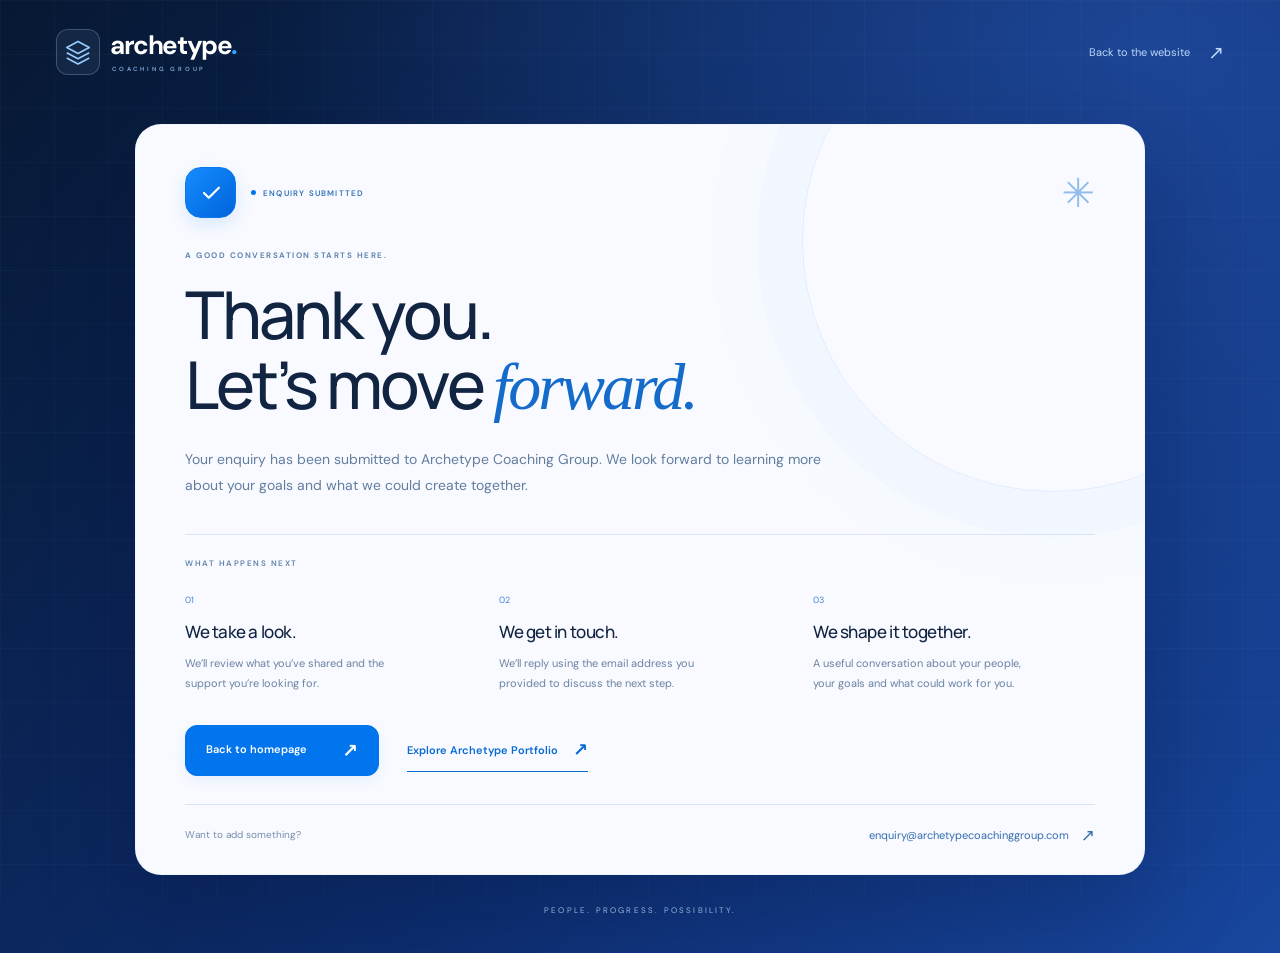
<file: thank-you.html>
<!DOCTYPE html>
<html lang="en">
<head>
  <meta charset="UTF-8"><meta name="viewport" content="width=device-width, initial-scale=1">
  <meta name="robots" content="noindex"><meta name="theme-color" content="#091b46">
  <title>Enquiry received — Archetype Coaching Group</title>
  <script src="https-only.js"></script>
  <link rel="icon" type="image/svg+xml" href="assets/favicon.svg">
  <link rel="stylesheet" href="styles.css?v=polished-confirmation-4">
</head>
<body class="confirmation-body">
  <a class="skip-link" href="#confirmation">Skip to confirmation</a>
  <header class="confirmation-header"><a class="brand" href="/" aria-label="Archetype home"><span class="brand-symbol" aria-hidden="true"><svg viewBox="0 0 40 40" fill="none"><path d="m5 14 15-8 15 8-15 8-15-8Zm0 7 15 8 15-8M5 28l15 8 15-8" stroke="currentColor" stroke-width="2.2" stroke-linejoin="round"/></svg></span><span>archetype<span class="brand-period">.</span><span class="brand-sub">COACHING GROUP</span></span></a><a class="confirmation-back" href="/">Back to the website <span aria-hidden="true">↗</span></a></header>
  <main class="confirmation-main" id="confirmation">
    <section class="confirmation-card" aria-labelledby="confirmation-title">
      <div class="confirmation-card-top"><div class="confirmation-check" aria-hidden="true"><svg viewBox="0 0 32 32" fill="none"><path d="m8 16 5.5 5.5L25 10" stroke="currentColor" stroke-width="2.5" stroke-linecap="round" stroke-linejoin="round"/></svg></div><span class="confirmation-status"><span class="status-dot"></span> ENQUIRY SUBMITTED</span><span class="confirmation-card-mark" aria-hidden="true">✳</span></div>
      <p class="eyebrow">A GOOD CONVERSATION STARTS HERE.</p>
      <h1 id="confirmation-title">Thank you.<br>Let’s move <span class="serif-word">forward.</span></h1>
      <p class="confirmation-message">Your enquiry has been submitted to Archetype Coaching Group. We look forward to learning more about your goals and what we could create together.</p>
      <div class="confirmation-next"><p>WHAT HAPPENS NEXT</p><div class="confirmation-steps"><article><span>01</span><h2>We take a look.</h2><p>We’ll review what you’ve shared and the support you’re looking for.</p></article><article><span>02</span><h2>We get in touch.</h2><p>We’ll reply using the email address you provided to discuss the next step.</p></article><article><span>03</span><h2>We shape it together.</h2><p>A useful conversation about your people, your goals and what could work for you.</p></article></div></div>
      <div class="confirmation-actions"><a class="button" href="/">Back to homepage <span aria-hidden="true">↗</span></a><a class="text-link" href="/#portfolio">Explore Archetype Portfolio <span aria-hidden="true">↗</span></a></div>
      <div class="confirmation-contact"><span>Want to add something?</span><a href="mailto:enquiry@archetypecoachinggroup.com">enquiry@archetypecoachinggroup.com <span aria-hidden="true">↗</span></a></div>
    </section>
    <p class="confirmation-signoff">PEOPLE. PROGRESS. POSSIBILITY.</p>
  </main>
</body>
</html>
</file>
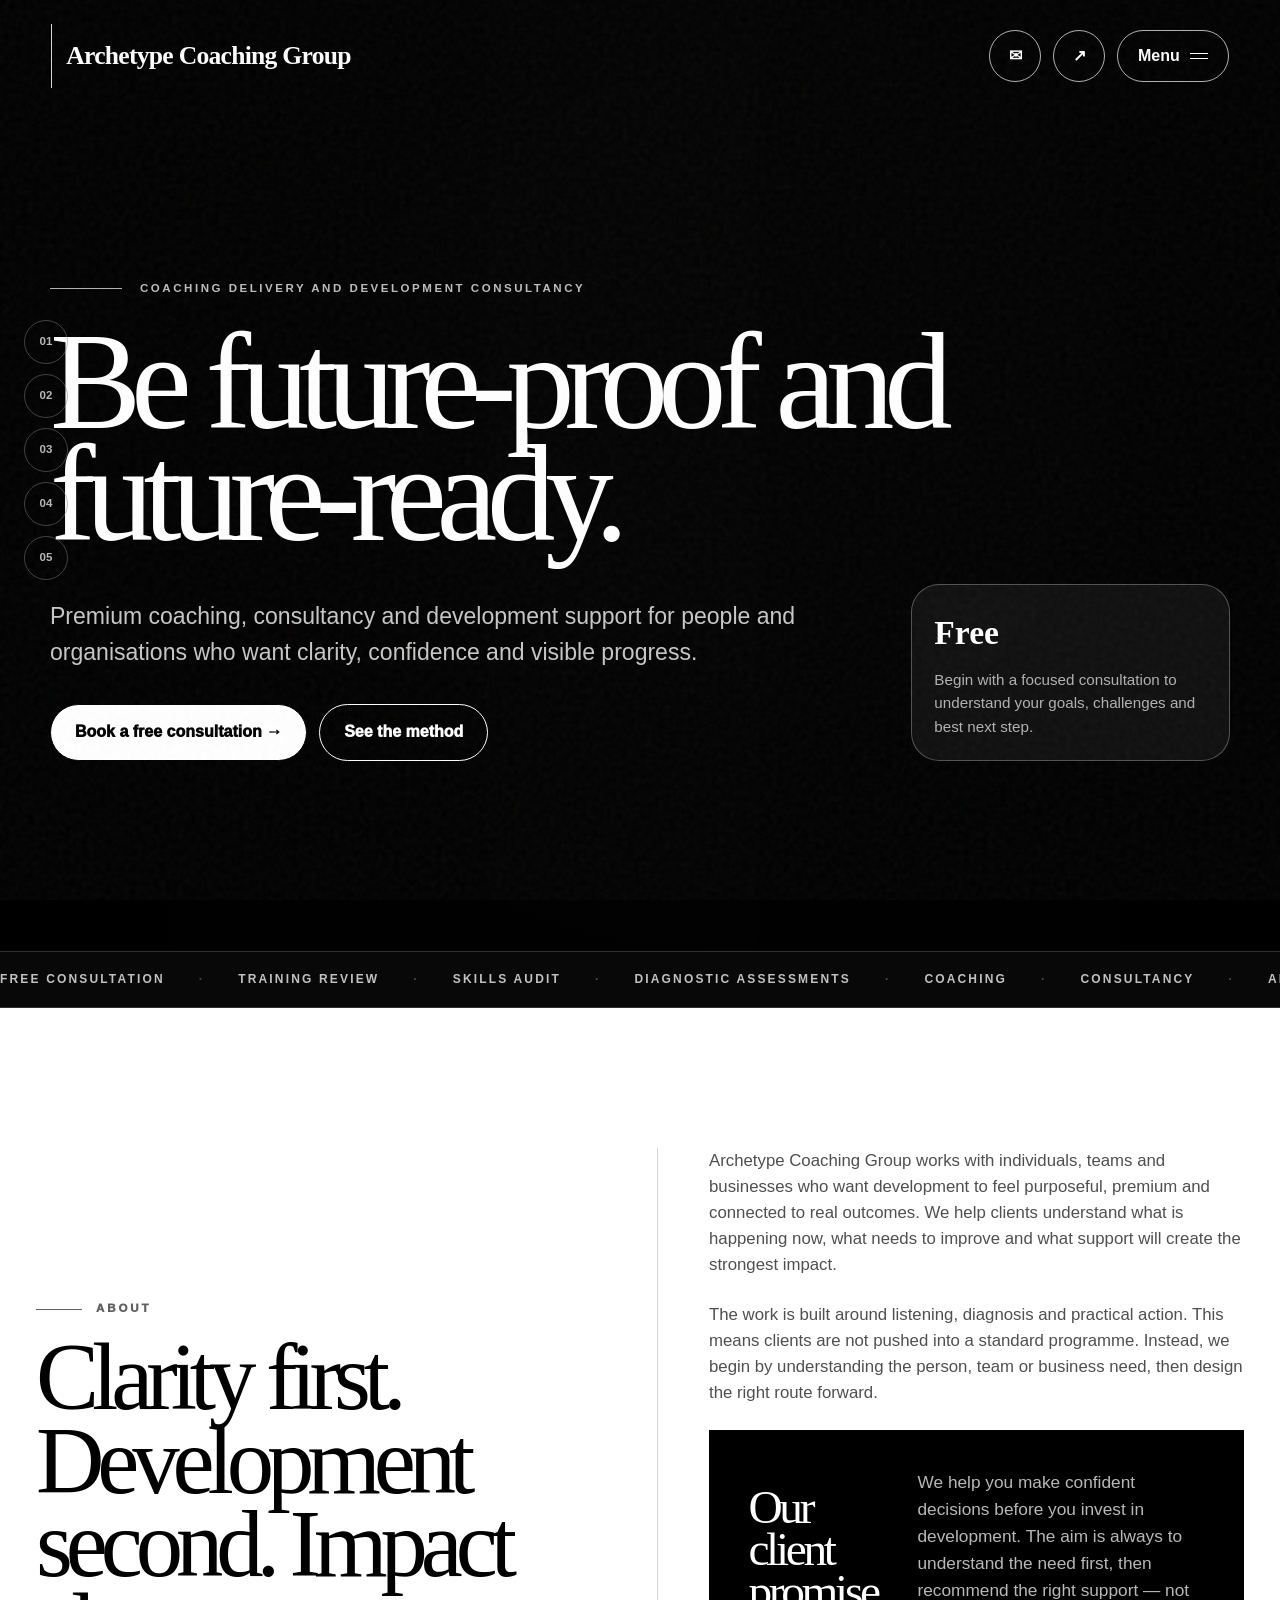
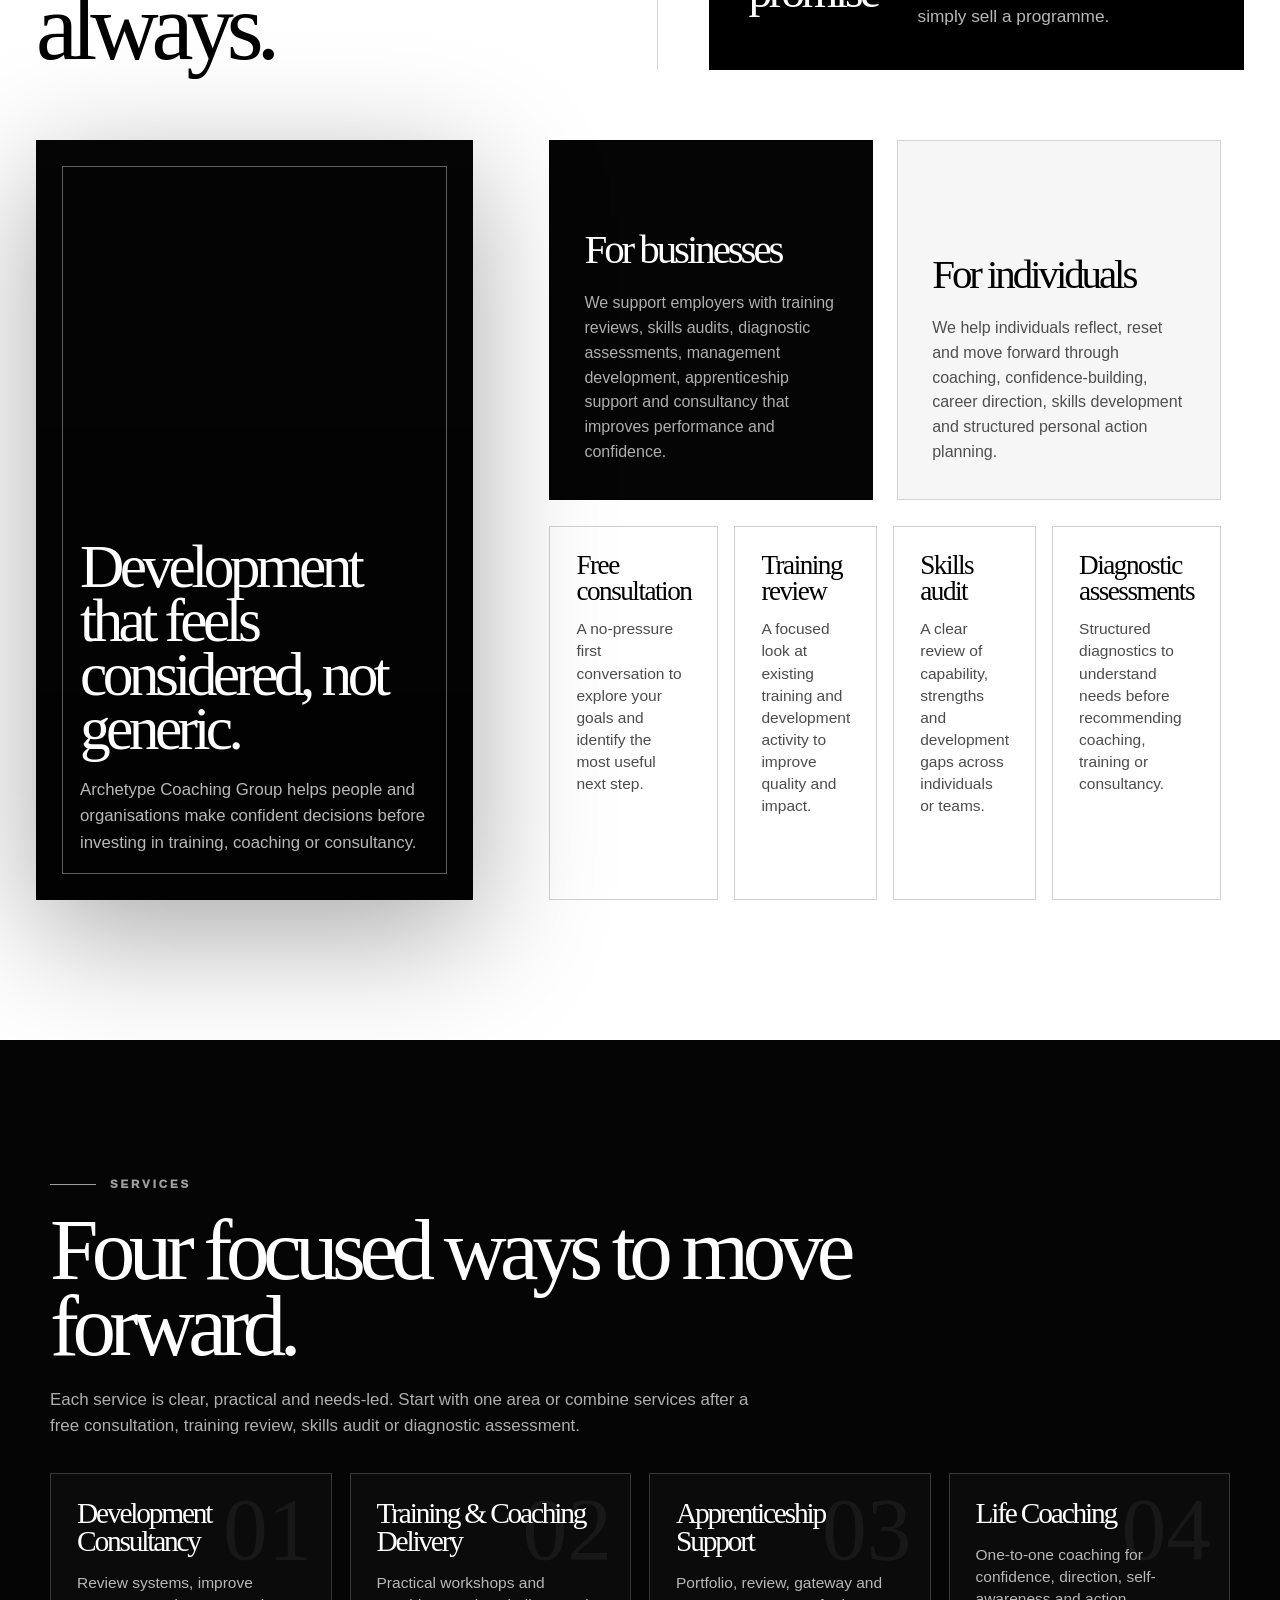
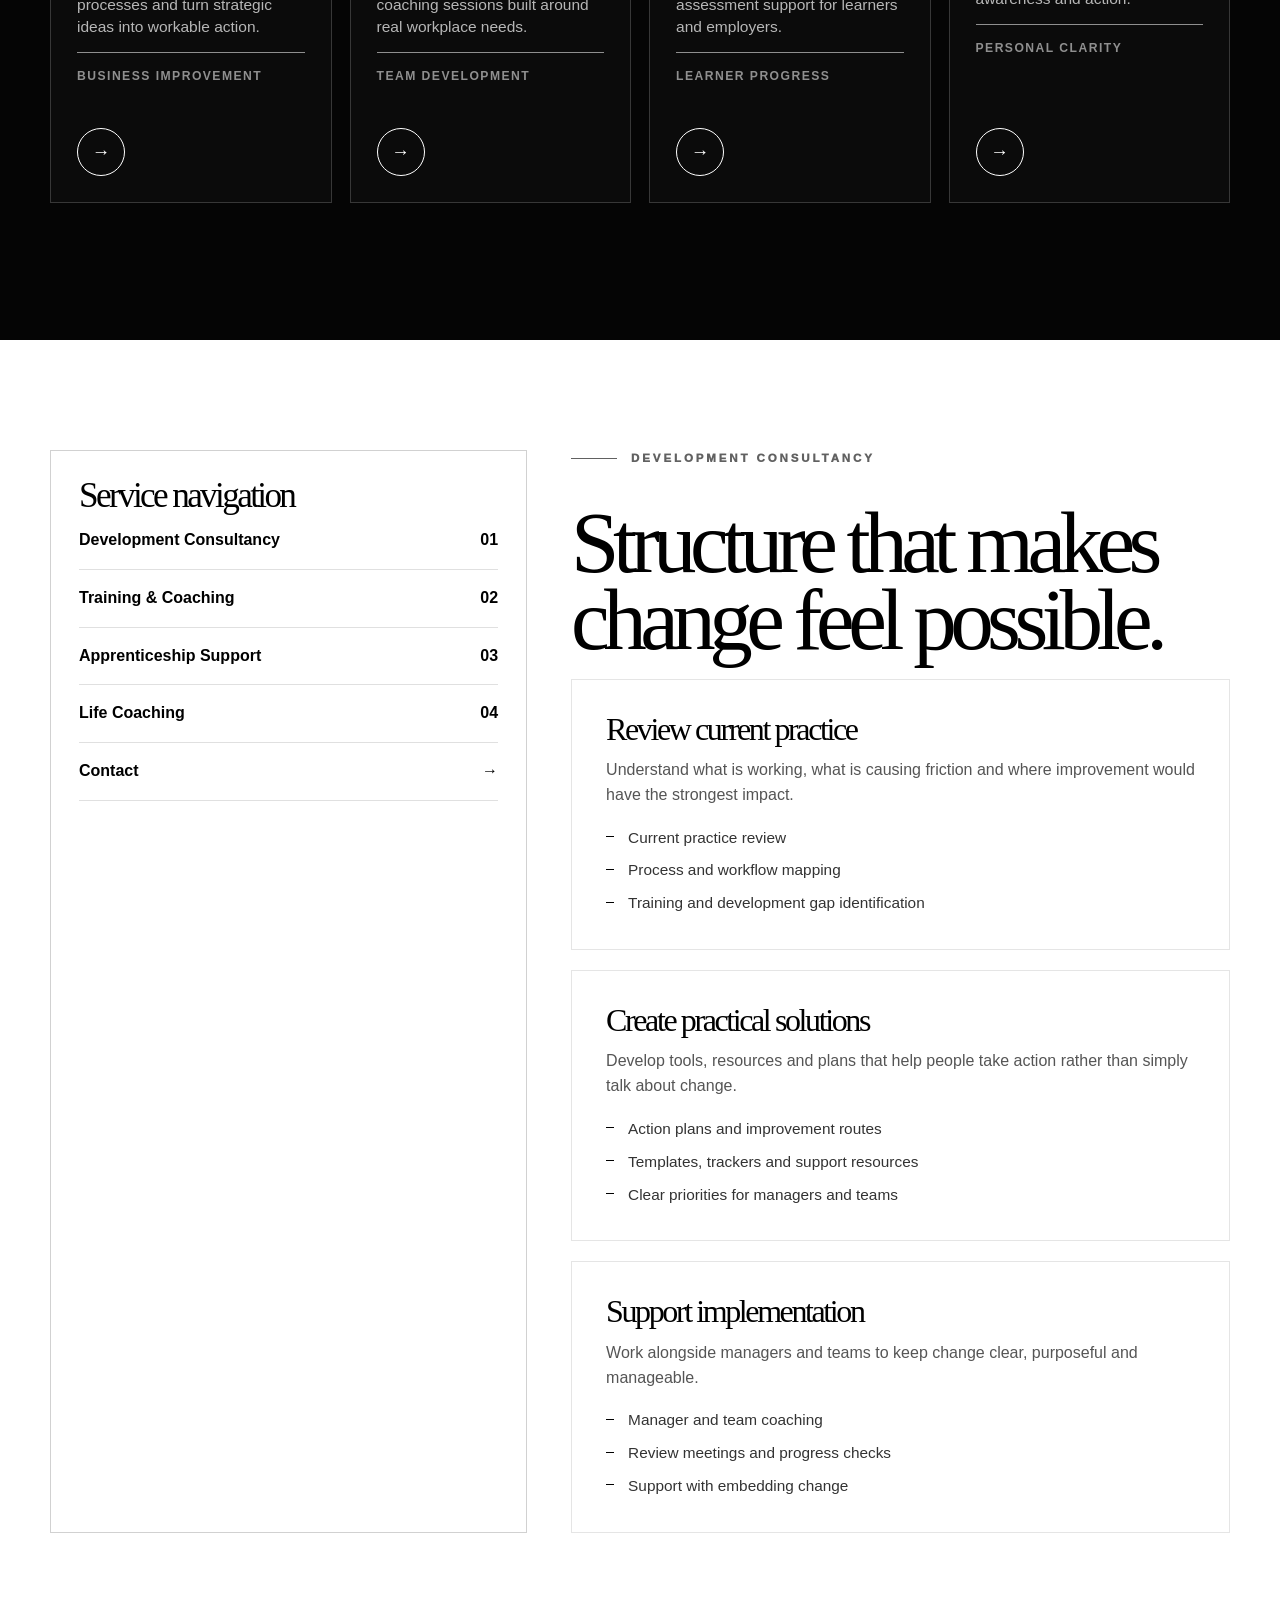
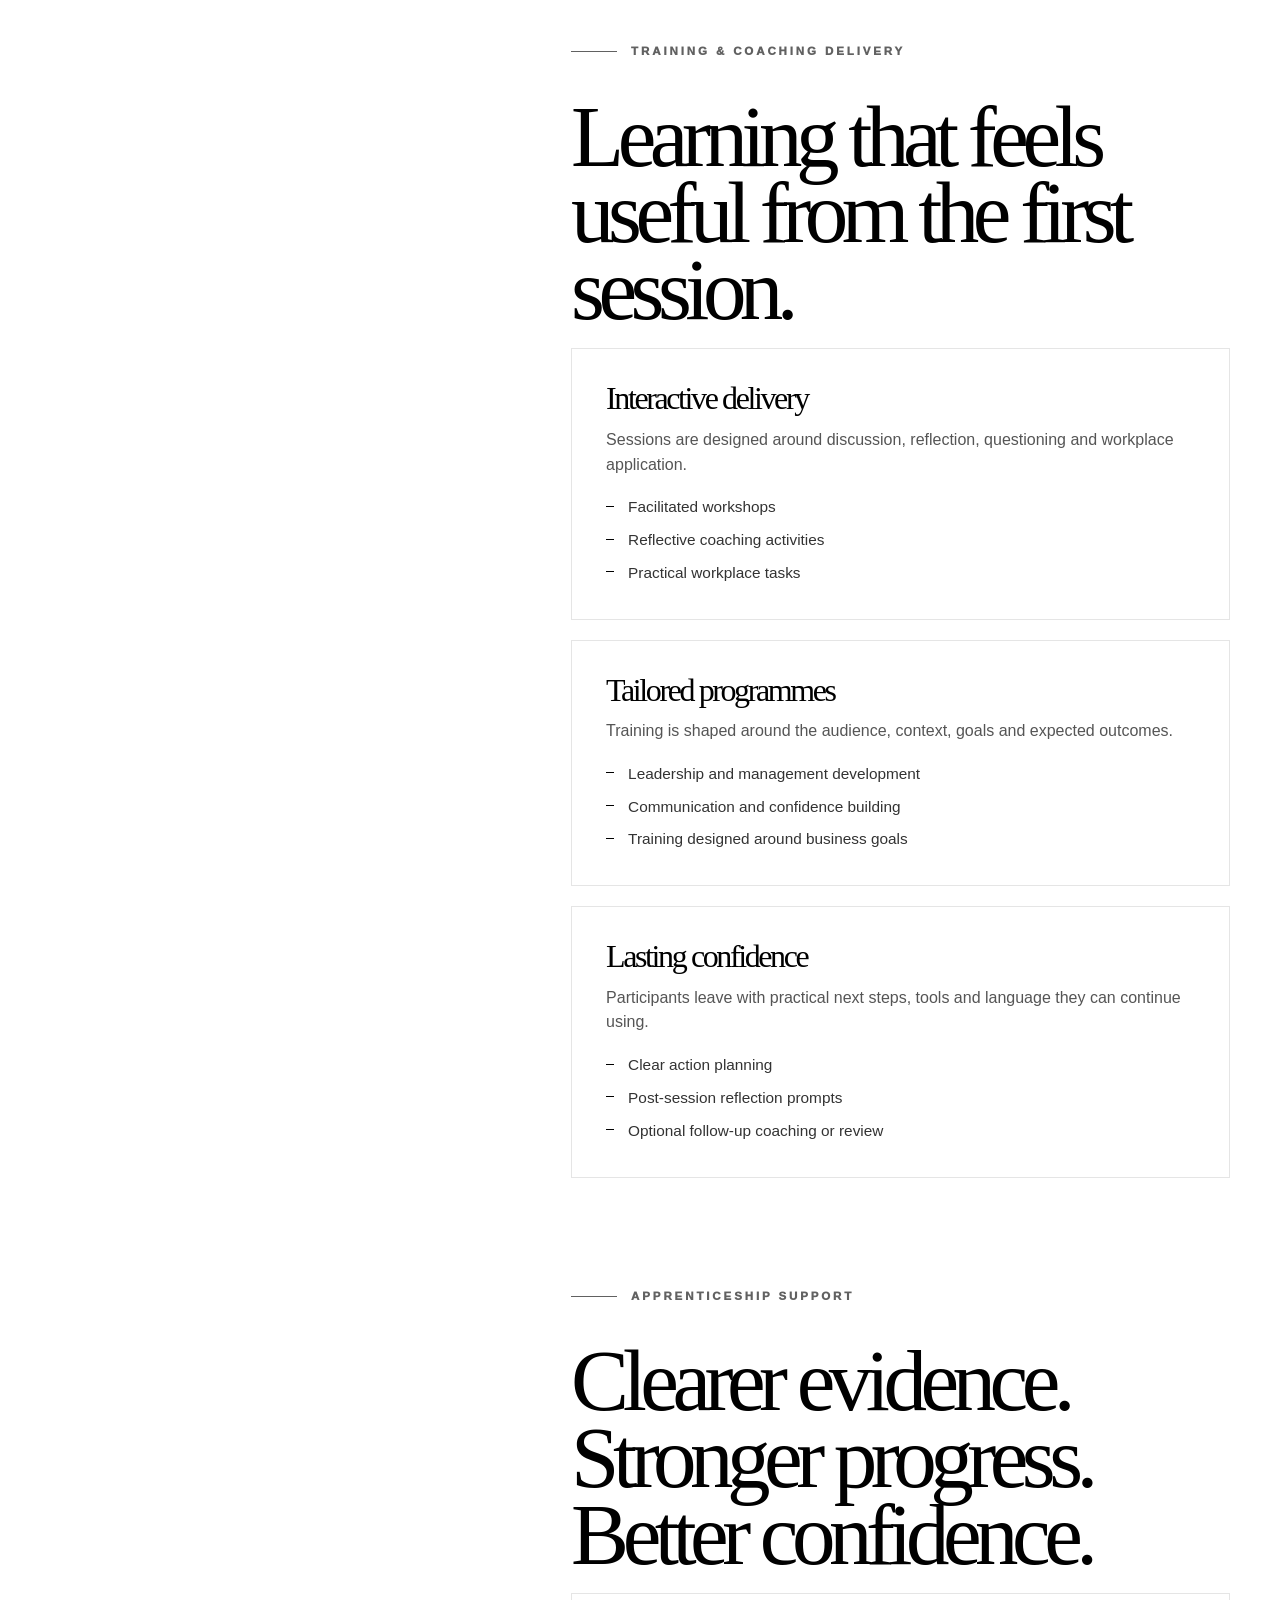
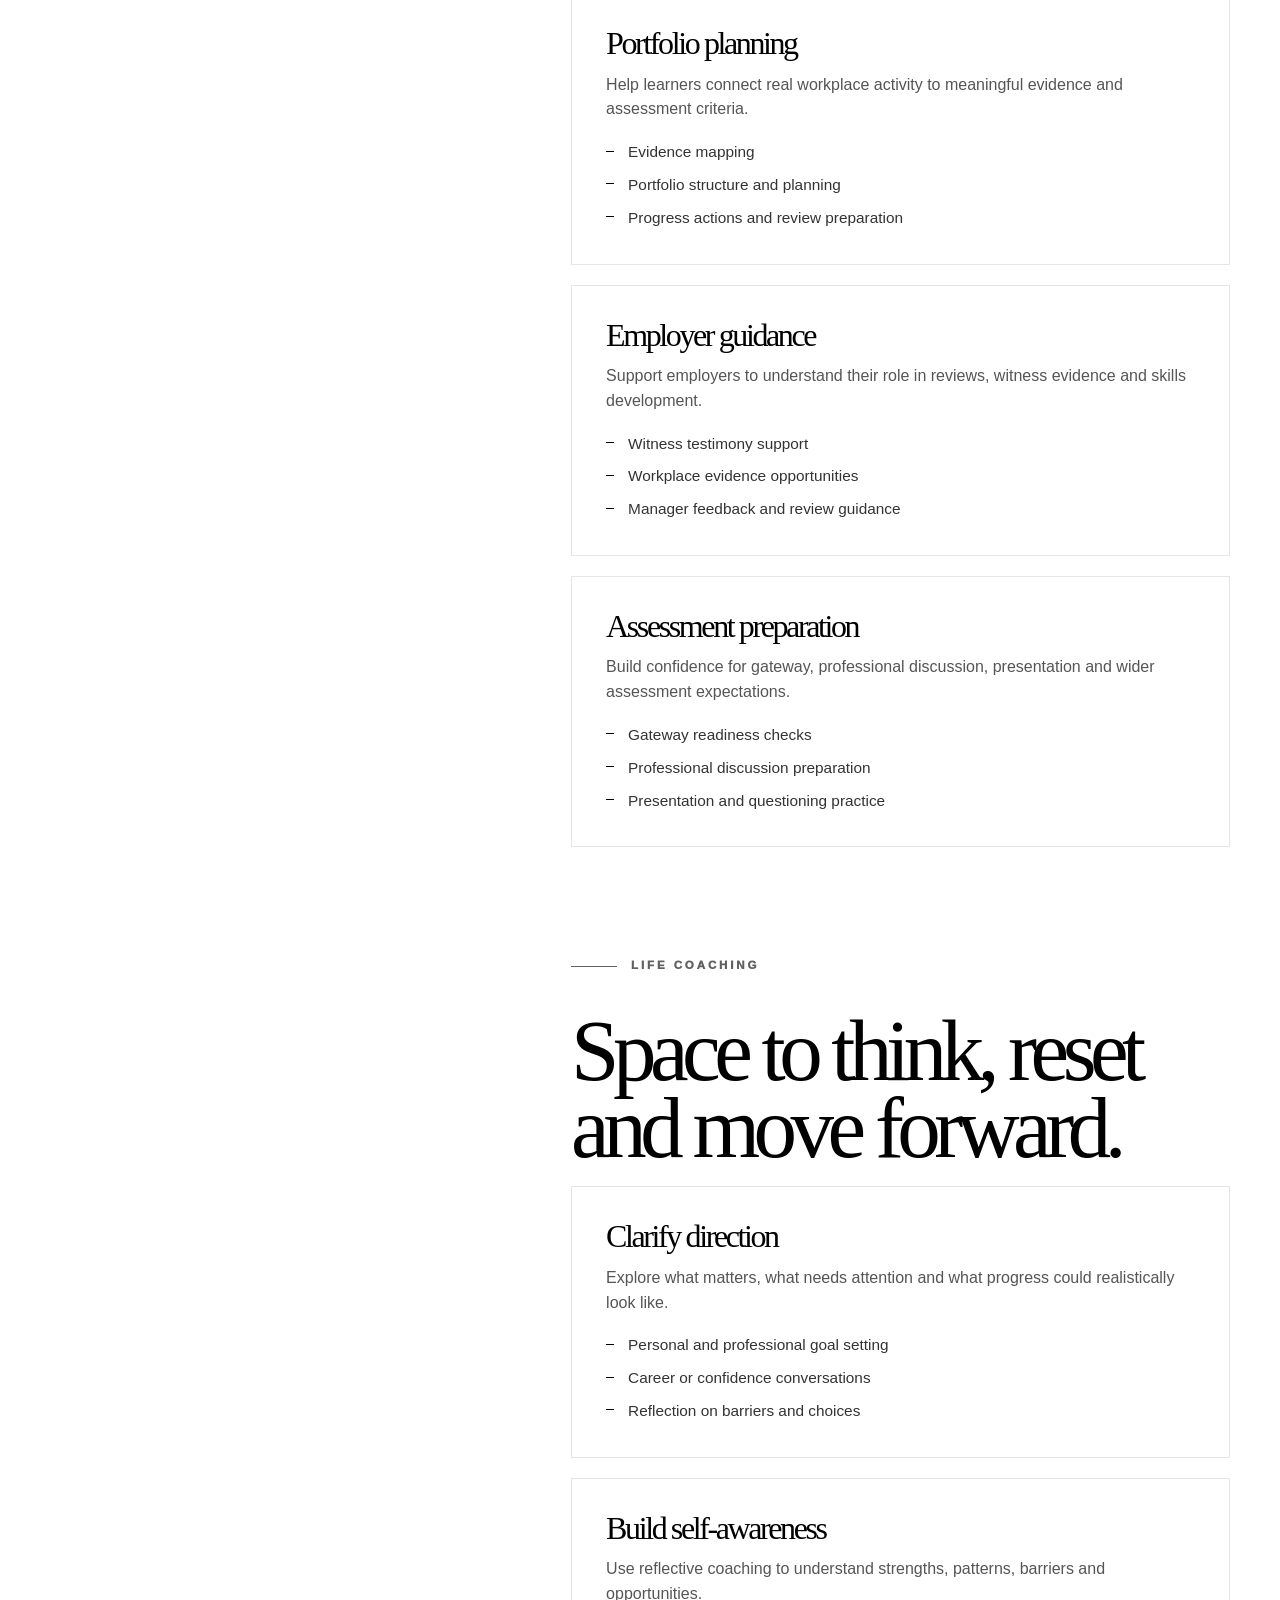
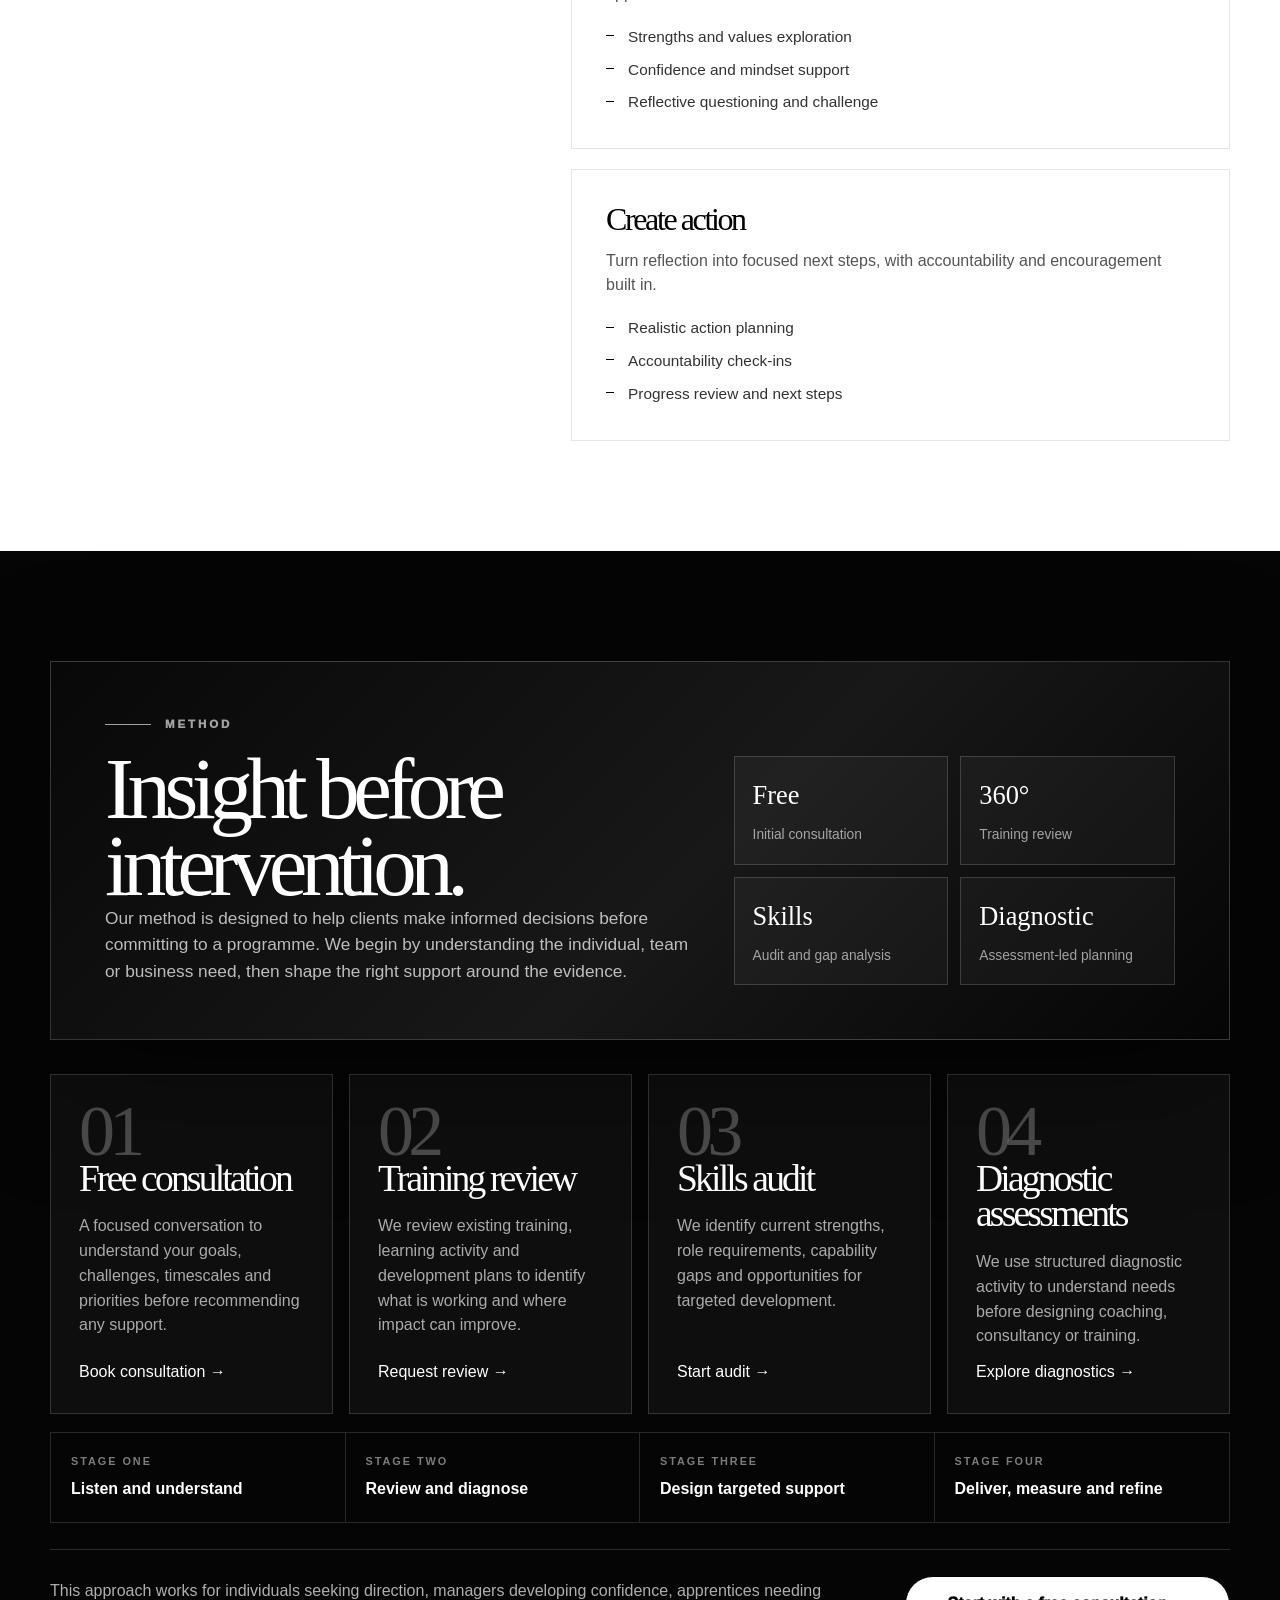
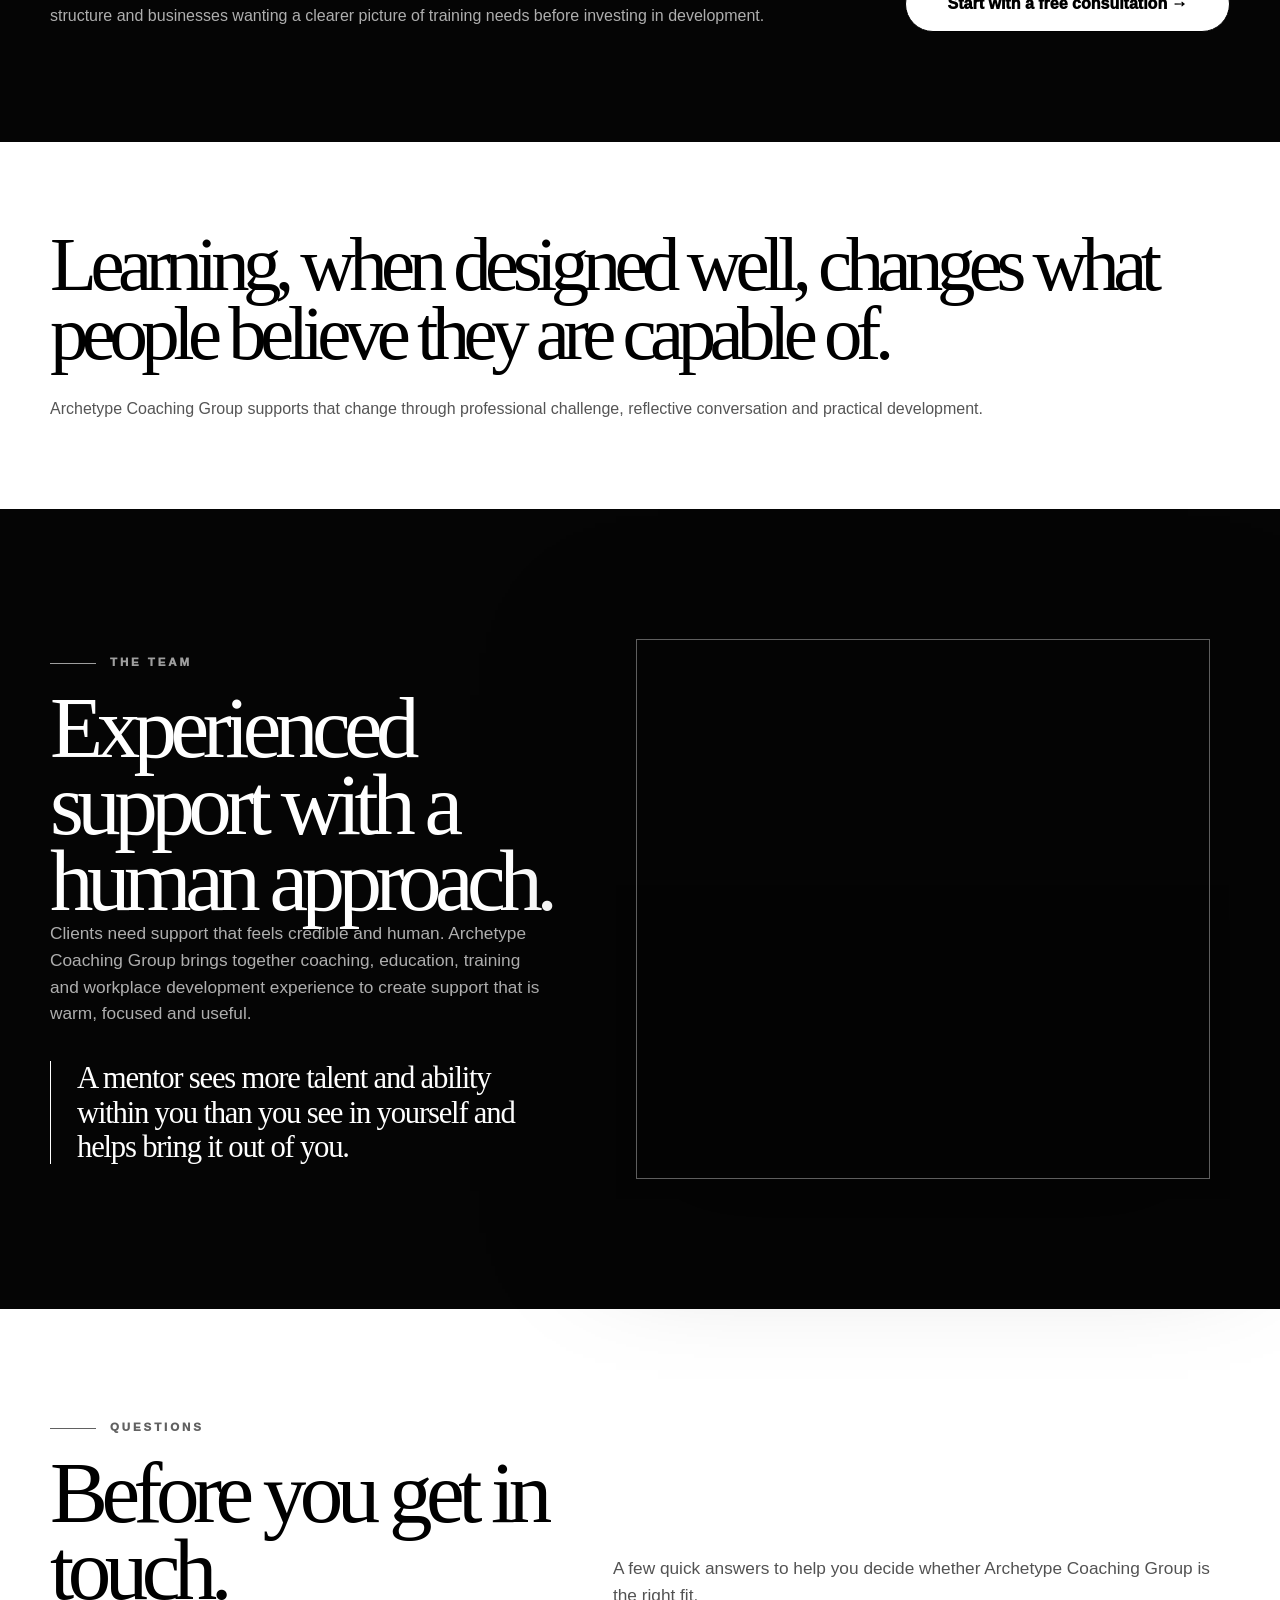
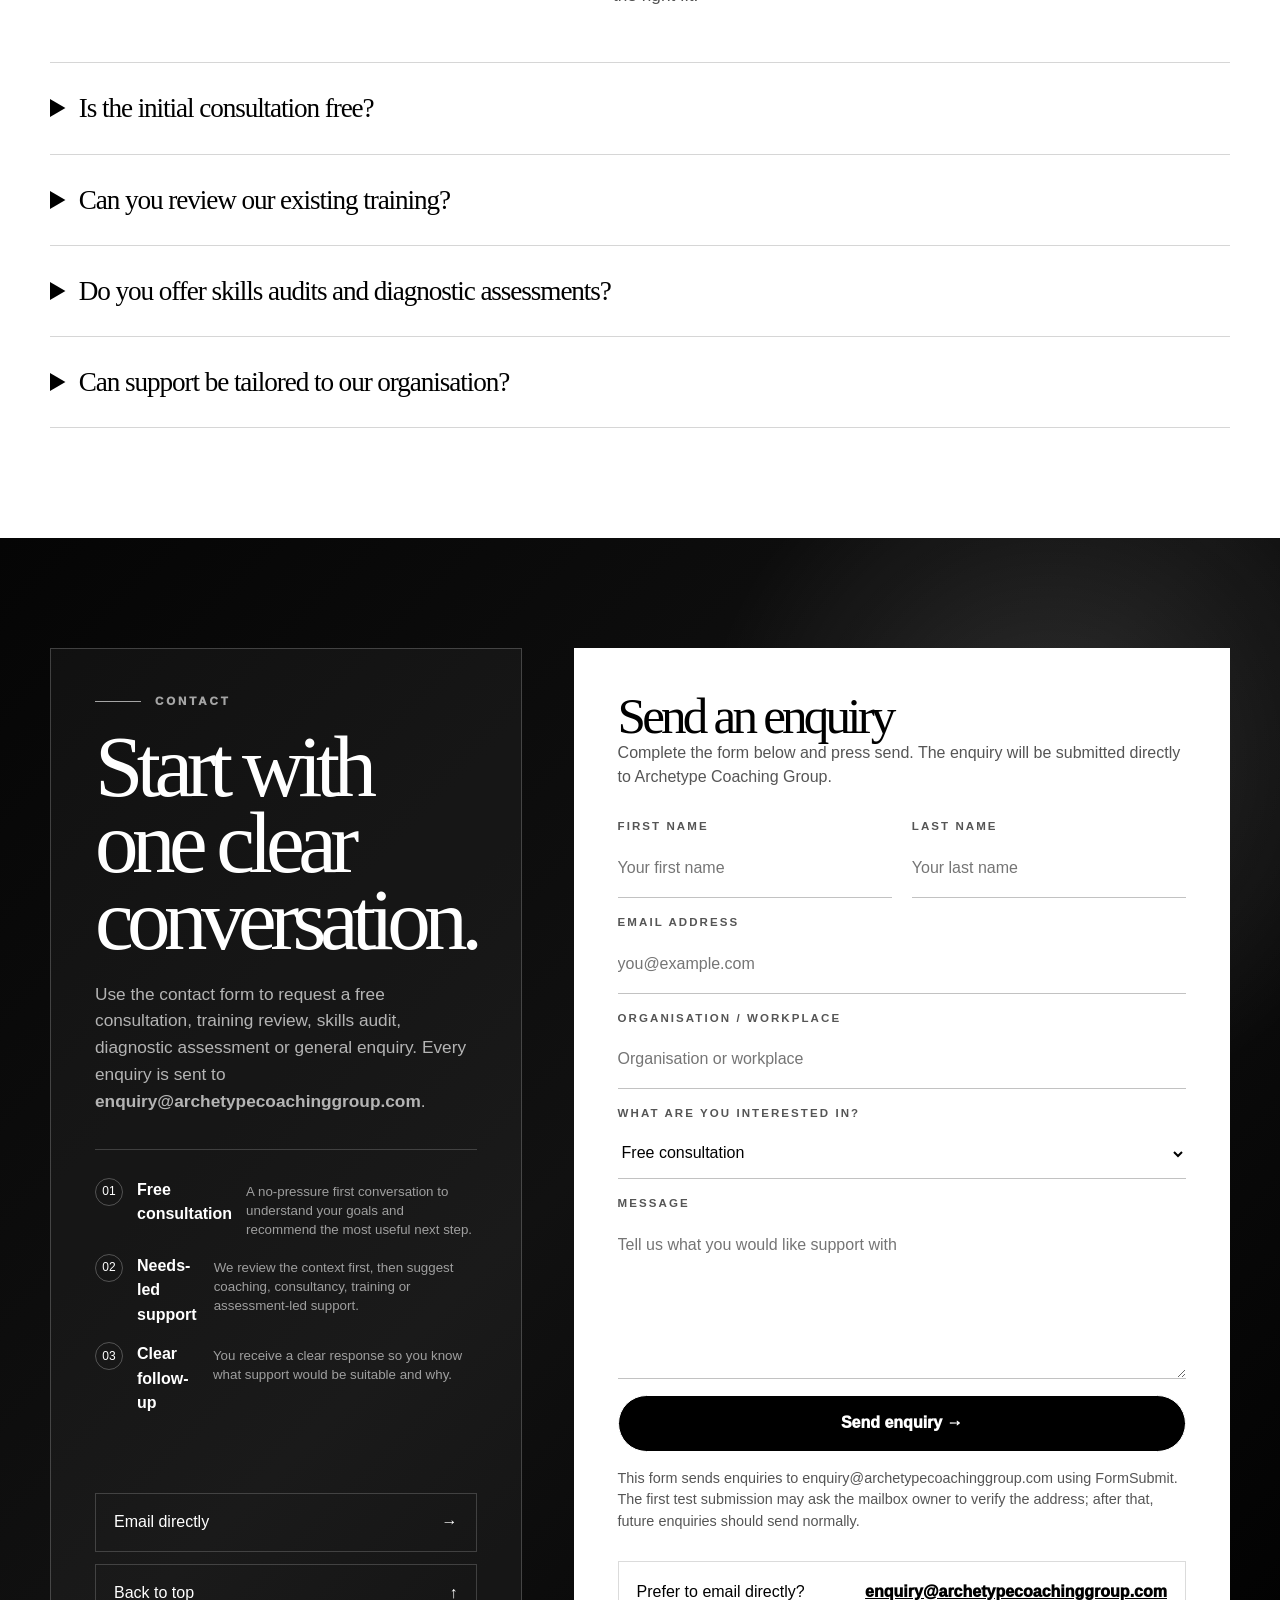
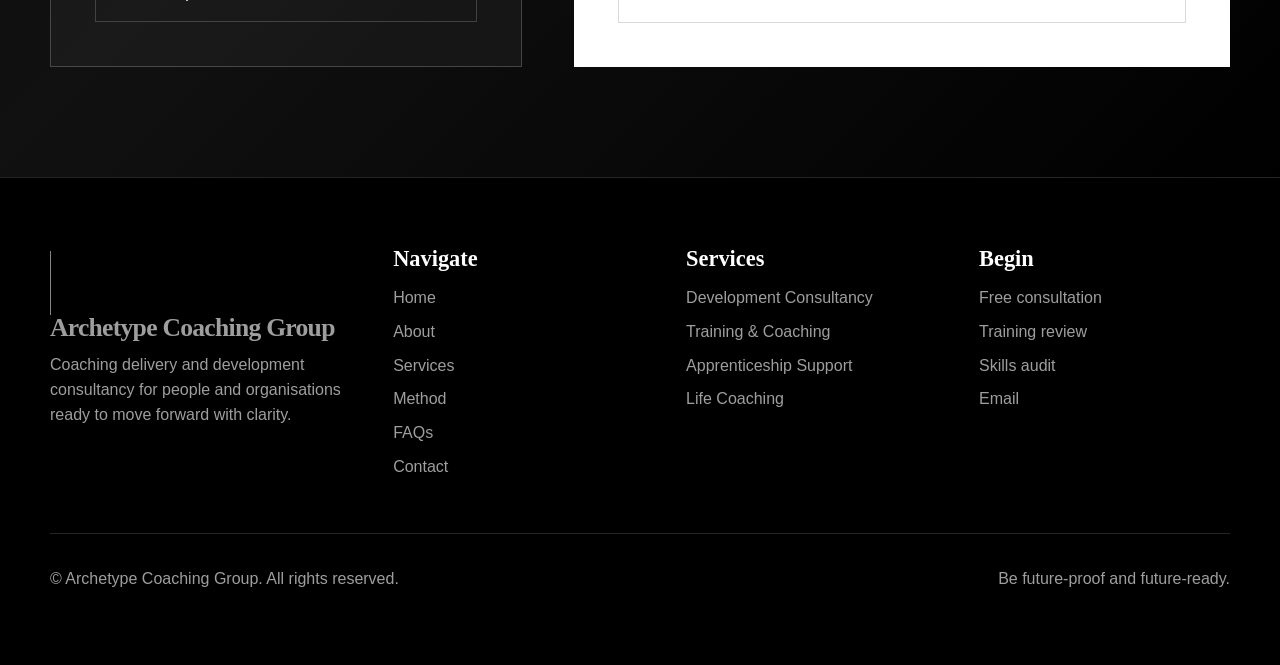
<file: Website Archetype.html>
<!DOCTYPE html>
<html lang="en">
<head>
  <meta charset="UTF-8" />
  <meta name="viewport" content="width=device-width, initial-scale=1.0" />
  <title>Archetype Coaching Group | Premium Coaching, Consultancy & Training</title>
  <meta name="description" content="Archetype Coaching Group provides coaching delivery, development consultancy, training reviews, skills audits, diagnostic assessments and apprenticeship support for individuals, teams and organisations." />
  <style>
    :root{
      --black:#050505;
      --white:#ffffff;
      --soft:#f4f4f4;
      --grey:#5d5d5d;
      --line:rgba(255,255,255,.16);
      --line-dark:rgba(0,0,0,.14);
      --shadow:0 34px 120px rgba(0,0,0,.34);
      --serif:Georgia,'Times New Roman',serif;
      --sans:Inter,Arial,sans-serif;
    }
    *{box-sizing:border-box}
    html{scroll-behavior:smooth}
    body{margin:0;background:var(--black);color:var(--white);font-family:var(--sans);line-height:1.55;overflow-x:hidden}
    body.menu-open{overflow:hidden}
    a{color:inherit;text-decoration:none}
    button,input,textarea,select{font:inherit}
    section{scroll-margin-top:40px;padding:110px 0}
    .container{width:min(1180px,calc(100% - 48px));margin:0 auto}
    .noise{position:fixed;inset:0;pointer-events:none;z-index:100;opacity:.05;background-image:url("data:image/svg+xml,%3Csvg viewBox='0 0 200 200' xmlns='http://www.w3.org/2000/svg'%3E%3Cfilter id='n'%3E%3CfeTurbulence type='fractalNoise' baseFrequency='.75' numOctaves='3' stitchTiles='stitch'/%3E%3C/filter%3E%3Crect width='100%25' height='100%25' filter='url(%23n)'/%3E%3C/svg%3E")}

    .logo-original{display:inline-flex;align-items:center;gap:14px;letter-spacing:-.045em;white-space:nowrap}
    .logo-original:before{content:"";width:1px;height:64px;background:currentColor;display:block;opacity:.85}
    .logo-original .logo-word{font-family:var(--serif);font-weight:900;font-size:clamp(1.2rem,2vw,1.78rem);line-height:1}
    .topbar{position:fixed;top:0;left:0;right:0;z-index:80;padding:24px clamp(18px,4vw,52px);display:flex;align-items:center;justify-content:space-between;mix-blend-mode:difference;color:white}
    .top-actions{display:flex;align-items:center;gap:12px}
    .circle-link,.menu-btn{height:52px;border-radius:999px;border:1px solid rgba(255,255,255,.7);background:transparent;color:white;display:grid;place-items:center;font-weight:900;cursor:pointer;transition:.3s ease}
    .circle-link{width:52px}.menu-btn{padding:0 20px;gap:10px;display:inline-flex}
    .circle-link:hover,.menu-btn:hover{background:white;color:black;transform:translateY(-2px)}
    .menu-lines{width:18px;display:grid;gap:4px}.menu-lines i{height:1px;background:currentColor;display:block}

    .side-index{position:fixed;left:24px;top:50%;transform:translateY(-50%);z-index:70;display:grid;gap:10px;mix-blend-mode:difference;color:white}
    .side-index a{width:44px;height:44px;border:1px solid rgba(255,255,255,.35);border-radius:50%;display:grid;place-items:center;font-size:.72rem;font-weight:900;opacity:.72;transition:.25s}
    .side-index a:hover{opacity:1;background:#fff;color:#000;transform:translateX(6px)}

    .menu-overlay{position:fixed;inset:0;z-index:90;background:rgba(5,5,5,.96);transform:translateY(-100%);transition:transform .65s cubic-bezier(.86,0,.07,1);display:grid;place-items:center;padding:90px 24px;color:#fff}
    .menu-open .menu-overlay{transform:translateY(0)}
    .mega{width:min(1120px,100%);display:grid;grid-template-columns:1.05fr .95fr;gap:48px;align-items:end}
    .mega h2{font-family:var(--serif);font-size:clamp(3.1rem,9vw,7.8rem);line-height:.88;letter-spacing:-.08em;margin:0}
    .mega-panel{display:grid;gap:14px}
    .mega-card{display:grid;grid-template-columns:70px 1fr auto;gap:18px;align-items:center;padding:18px;border:1px solid rgba(255,255,255,.16);border-radius:24px;background:rgba(255,255,255,.04);transition:.28s}
    .mega-card:hover{background:#fff;color:#000;transform:translateX(10px)}
    .mega-card span{font-family:var(--serif);font-size:1.5rem}.mega-card small{display:block;opacity:.62}
    .close-menu{position:absolute;right:32px;top:28px;background:#fff;color:#000;border:0;border-radius:999px;padding:14px 20px;font-weight:900;cursor:pointer}

    h1,h2,h3,h4,p{margin:0}h1,h2,h3{font-family:var(--serif);font-weight:400;letter-spacing:-.075em}h1{font-size:clamp(4rem,10.7vw,11.7rem);line-height:.82;max-width:1040px}h2{font-size:clamp(3rem,6.8vw,7rem);line-height:.88}h3{font-size:clamp(2rem,3vw,3.2rem);line-height:.95}
    .btn{border:1px solid currentColor;border-radius:999px;padding:15px 24px;background:white;color:black;font-weight:950;display:inline-flex;align-items:center;justify-content:center;gap:12px;transition:.25s;cursor:pointer}.btn:hover{transform:translateY(-3px);box-shadow:0 20px 50px rgba(255,255,255,.14)}.btn.dark{background:#000;color:#fff}.btn.transparent{background:transparent;color:white}
    .eyebrow{display:flex;align-items:center;gap:14px;text-transform:uppercase;letter-spacing:.25em;font-size:.72rem;font-weight:950;color:inherit;opacity:.62;margin-bottom:18px}.eyebrow:before{content:"";width:46px;height:1px;background:currentColor}
    .light{background:#fff;color:#000}.dark-section{background:#050505;color:#fff}.grid{display:grid;gap:18px}.four{grid-template-columns:repeat(4,1fr)}

    .hero{min-height:100vh;position:relative;display:grid;align-items:end;overflow:hidden}.hero:before{content:"";position:absolute;inset:0;background:linear-gradient(90deg,rgba(0,0,0,.82) 0%,rgba(0,0,0,.42) 48%,rgba(0,0,0,.8) 100%),url('https://images.unsplash.com/photo-1552664730-d307ca884978?auto=format&fit=crop&w=1800&q=85') center/cover;filter:grayscale(1);transform:scale(1.03)}.hero:after{content:"";position:absolute;inset:0;background:radial-gradient(circle at 58% 38%,transparent 0 21%,rgba(0,0,0,.38) 48%,rgba(0,0,0,.82) 100%)}.hero-inner{position:relative;z-index:2;padding:170px 0 80px}.intro-line{display:flex;align-items:center;gap:18px;text-transform:uppercase;letter-spacing:.22em;font-size:.72rem;font-weight:900;color:rgba(255,255,255,.74);margin-bottom:28px}.intro-line:before{content:"";width:72px;height:1px;background:rgba(255,255,255,.7)}.lead{font-size:clamp(1.1rem,1.8vw,1.45rem);color:rgba(255,255,255,.78);max-width:760px}.hero-copy{display:grid;grid-template-columns:.72fr .28fr;gap:42px;margin-top:34px;align-items:end}.button-row{display:flex;gap:12px;flex-wrap:wrap;margin-top:34px}.hero-badge{border:1px solid rgba(255,255,255,.28);border-radius:28px;padding:22px;background:rgba(255,255,255,.06);backdrop-filter:blur(16px)}.hero-badge strong{font-family:var(--serif);font-size:2.1rem}.hero-badge p{color:rgba(255,255,255,.68);margin-top:8px;font-size:.95rem}
    .marquee{border-block:1px solid rgba(255,255,255,.16);background:#080808;overflow:hidden}.marquee-track{display:flex;gap:34px;white-space:nowrap;animation:move 28s linear infinite;padding:18px 0;text-transform:uppercase;letter-spacing:.18em;font-weight:900;font-size:.75rem}.marquee-track span{opacity:.75}.marquee-track span:after{content:"·";padding-left:34px;opacity:.35}@keyframes move{to{transform:translateX(-50%)}}

    .about-section{background:#fff;color:#000;position:relative;overflow:hidden;padding:140px 0}.about-wide{width:min(1680px,calc(100% - 72px));margin:0 auto}.about-top{display:grid;grid-template-columns:.95fr 1.05fr;gap:clamp(48px,7vw,130px);align-items:end;margin-bottom:70px}.about-intro h2{font-size:clamp(3.5rem,7.4vw,8.8rem);max-width:880px}.about-summary{display:grid;gap:24px;border-left:1px solid rgba(0,0,0,.16);padding-left:clamp(28px,4vw,70px)}.about-summary p{color:#4f4f4f;font-size:clamp(1.05rem,1.25vw,1.28rem);max-width:760px}.about-showcase{display:grid;grid-template-columns:.95fr 1.05fr;gap:clamp(44px,6vw,110px);align-items:stretch}.about-media{position:relative;min-height:760px;background:#050505;color:#fff;overflow:hidden;box-shadow:var(--shadow)}.about-media:before{content:"";position:absolute;inset:0;background:linear-gradient(rgba(0,0,0,.08),rgba(0,0,0,.66)),url('https://images.unsplash.com/photo-1573497491208-6b1acb260507?auto=format&fit=crop&w=1700&q=85') center/cover;filter:grayscale(1)}.about-media:after{content:"";position:absolute;inset:26px;border:1px solid rgba(255,255,255,.36)}.about-media-caption{position:absolute;left:44px;right:44px;bottom:44px;z-index:2}.about-media-caption strong{display:block;font-family:var(--serif);font-size:clamp(2.6rem,4.8vw,6rem);line-height:.88;font-weight:400;letter-spacing:-.075em;max-width:720px}.about-media-caption p{margin-top:22px;color:rgba(255,255,255,.72);max-width:520px;font-size:1.05rem}.about-side{display:grid;gap:26px}.about-copy-grid{display:grid;grid-template-columns:1fr 1fr;gap:24px}.about-copy-card{border:1px solid rgba(0,0,0,.14);padding:34px;background:#f6f6f6;min-height:260px;display:flex;flex-direction:column;justify-content:flex-end}.about-copy-card.dark{background:#050505;color:#fff}.about-copy-card h3{font-size:clamp(2.2rem,3.2vw,4rem)}.about-copy-card p{margin-top:22px;color:inherit;opacity:.68}.about-actions{display:grid;grid-template-columns:repeat(4,1fr);gap:16px}.about-action{border:1px solid rgba(0,0,0,.18);background:#fff;color:#000;padding:26px;min-height:210px;display:flex;flex-direction:column;gap:10px;transition:.28s}.about-action:hover{background:#000;color:#fff;transform:translateY(-5px)}.about-action strong{font-family:var(--serif);font-size:clamp(1.7rem,2vw,2.4rem);line-height:.95;letter-spacing:-.055em;font-weight:400}.about-action p{opacity:.7;font-size:.97rem;line-height:1.42;margin-top:4px;max-width:95%}.client-promise{border:1px solid rgba(0,0,0,.16);padding:clamp(28px,3vw,48px);background:#000;color:#fff;display:grid;grid-template-columns:.32fr .68fr;gap:34px;align-items:center}.client-promise strong{font-family:var(--serif);font-size:clamp(2.4rem,3.7vw,4.6rem);line-height:.88;font-weight:400;letter-spacing:-.07em}.client-promise p{color:rgba(255,255,255,.72);font-size:1.08rem;max-width:850px}

    #services{min-height:100vh;display:grid;align-items:center;padding:92px 0}.services-intro{max-width:980px;margin-bottom:34px}.services-intro h2{max-width:850px}.services-intro p{max-width:720px;color:rgba(255,255,255,.68);font-size:1.06rem;margin-top:22px}.service-card{position:relative;min-height:330px;border:1px solid rgba(255,255,255,.18);padding:26px;background:#0b0b0b;overflow:hidden;display:flex;flex-direction:column;justify-content:space-between;transition:.35s}.service-card:before{content:attr(data-number);position:absolute;right:18px;top:10px;font-family:var(--serif);font-size:5.6rem;line-height:1;color:rgba(255,255,255,.055)}.service-card:hover{background:#fff;color:#000;transform:translateY(-8px)}.service-card h3{font-size:clamp(1.8rem,2.3vw,2.45rem);max-width:260px}.service-card p{opacity:.7;margin-top:16px;line-height:1.42;font-size:.97rem}.service-note{display:block;margin-top:14px;padding-top:14px;border-top:1px solid currentColor;opacity:.54;font-size:.76rem;font-weight:900;text-transform:uppercase;letter-spacing:.12em}.arrow{width:48px;height:48px;border:1px solid currentColor;border-radius:50%;display:grid;place-items:center;font-size:1.15rem}

    .service-detail{display:grid;grid-template-columns:.42fr .58fr;gap:44px}.nav-panel{position:sticky;top:105px;border:1px solid rgba(0,0,0,.18);padding:28px;background:#fff;color:#000}.nav-panel h3{font-size:2.2rem}.nav-panel a{display:flex;justify-content:space-between;gap:16px;border-bottom:1px solid rgba(0,0,0,.12);padding:16px 0;font-weight:900}.detail-stack{display:grid;gap:20px}.detail-box{background:#fff;color:#000;border:1px solid rgba(0,0,0,.1);padding:34px;min-height:220px}.detail-box h3{font-size:2rem}.detail-box p{margin-top:14px;color:#555}.detail-box ul{margin:18px 0 0;padding:0;list-style:none;display:grid;gap:9px}.detail-box li{position:relative;padding-left:22px;color:#333;font-size:.96rem}.detail-box li:before{content:"";position:absolute;left:0;top:.68em;width:8px;height:1px;background:#000}

    .method-hero{position:relative;overflow:hidden;border:1px solid rgba(255,255,255,.18);background:linear-gradient(135deg,#080808,#181818 55%,#050505);padding:54px;margin-bottom:34px;box-shadow:var(--shadow)}.method-hero-content{position:relative;z-index:2;display:grid;grid-template-columns:1fr .75fr;gap:40px;align-items:end}.method-hero p{color:rgba(255,255,255,.72);font-size:1.08rem}.method-badges{display:grid;grid-template-columns:repeat(2,1fr);gap:12px}.method-badge{border:1px solid rgba(255,255,255,.16);padding:18px;background:rgba(255,255,255,.04)}.method-badge strong{display:block;font-family:var(--serif);font-size:1.65rem;font-weight:400}.method-badge span{display:block;color:rgba(255,255,255,.6);font-size:.86rem;margin-top:8px}.method-grid{display:grid;grid-template-columns:repeat(4,1fr);gap:16px}.method-card{min-height:340px;border:1px solid rgba(255,255,255,.16);padding:28px;background:rgba(255,255,255,.035);display:flex;flex-direction:column;justify-content:space-between;transition:.3s}.method-card:hover{background:#fff;color:#000;transform:translateY(-8px)}.method-card:hover p,.method-card:hover .method-no{color:rgba(0,0,0,.62)}.method-no{font-family:var(--serif);font-size:4.5rem;line-height:.8;color:rgba(255,255,255,.26);letter-spacing:-.08em}.method-card h3{font-size:2.35rem}.method-card p{color:rgba(255,255,255,.65);margin-top:18px}.method-flow{margin-top:18px;border:1px solid rgba(255,255,255,.14);display:grid;grid-template-columns:repeat(4,1fr)}.flow-item{padding:20px;border-right:1px solid rgba(255,255,255,.14)}.flow-item:last-child{border-right:0}.flow-item small{display:block;text-transform:uppercase;letter-spacing:.18em;font-weight:900;color:rgba(255,255,255,.48);font-size:.68rem}.flow-item strong{display:block;margin-top:7px}.method-note{margin-top:26px;display:grid;grid-template-columns:.72fr .28fr;gap:20px;align-items:center;border-top:1px solid rgba(255,255,255,.16);padding-top:26px}.method-note p{color:rgba(255,255,255,.68)}
    .quote-band{background:#fff;color:#000;padding:88px 0}.quote-band blockquote{margin:0;font-family:var(--serif);font-size:clamp(2.7rem,6vw,6.8rem);line-height:.9;letter-spacing:-.085em}.quote-band p{margin-top:28px;color:#555}.split{display:grid;grid-template-columns:.9fr 1.1fr;gap:64px;align-items:center}.copy p{color:inherit;opacity:.68;font-size:1.08rem}.image-frame{min-height:580px;position:relative;overflow:hidden;background:center/cover;filter:grayscale(1);box-shadow:var(--shadow)}.image-frame:after{content:"";position:absolute;inset:20px;border:1px solid rgba(255,255,255,.36)}.image-frame.team{background-image:linear-gradient(rgba(0,0,0,.05),rgba(0,0,0,.38)),url('https://images.unsplash.com/photo-1551836022-d5d88e9218df?auto=format&fit=crop&w=1400&q=85')}.statement{border-left:1px solid currentColor;margin-top:34px;padding-left:26px;font-family:var(--serif);font-size:clamp(1.4rem,2.4vw,2.2rem);line-height:1.12;letter-spacing:-.04em;color:inherit}
    .faq{border-top:1px solid rgba(0,0,0,.16)}details{border-bottom:1px solid rgba(0,0,0,.16);padding:24px 0}summary{font-family:var(--serif);font-size:1.7rem;letter-spacing:-.04em;cursor:pointer}details p{margin-top:12px;color:#555;max-width:820px}.section-head{display:grid;grid-template-columns:.9fr 1.1fr;gap:58px;align-items:end;margin-bottom:54px}.section-head p{color:inherit;opacity:.68;font-size:1.08rem}

    .contact-page{position:relative;background:#050505;color:#fff;overflow:hidden}.contact-page:before{content:"";position:absolute;inset:0;background:radial-gradient(circle at 82% 18%,rgba(255,255,255,.12),transparent 24%),linear-gradient(135deg,#050505,#111 48%,#000);pointer-events:none}.contact-wrap{position:relative;z-index:2;display:grid;grid-template-columns:.82fr 1.18fr;gap:52px;align-items:stretch}.contact-card{border:1px solid rgba(255,255,255,.2);padding:44px;background:rgba(255,255,255,.04);display:flex;flex-direction:column;justify-content:space-between;min-height:620px}.contact-card h2{font-size:clamp(3.2rem,6.8vw,7.2rem)}.contact-card p{color:rgba(255,255,255,.68);margin-top:22px;font-size:1.08rem;max-width:560px}.contact-promise{margin-top:34px;border-top:1px solid rgba(255,255,255,.18);padding-top:28px;display:grid;gap:14px}.contact-promise div{display:flex;gap:14px;align-items:flex-start}.contact-promise span{width:28px;height:28px;border:1px solid rgba(255,255,255,.26);border-radius:50%;display:grid;place-items:center;flex:0 0 28px;font-size:.75rem}.contact-promise strong{display:block}.contact-promise small{display:block;color:rgba(255,255,255,.58);margin-top:4px;line-height:1.45}.contact-list{display:grid;gap:12px;margin-top:34px}.contact-list a{border:1px solid rgba(255,255,255,.18);padding:16px 18px;display:flex;justify-content:space-between}.contact-list a:hover{background:white;color:black}.contact-form-panel{background:#fff;color:#000;padding:44px;display:grid;gap:28px}.contact-form-panel h3{font-size:clamp(2.4rem,4vw,4.6rem)}.contact-form-panel p{color:#555;max-width:650px}.contact-form{display:grid;gap:16px}.contact-form label{display:block;font-size:.72rem;text-transform:uppercase;letter-spacing:.18em;font-weight:900;color:#555}.field{display:grid;gap:6px}input,textarea,select{width:100%;border:0;border-bottom:1px solid rgba(0,0,0,.24);padding:14px 0 16px;background:transparent;color:#000;outline:none}textarea{min-height:160px;resize:vertical}.form-row{display:grid;grid-template-columns:1fr 1fr;gap:20px}.form-help{font-size:.9rem;color:#555;line-height:1.5}.direct-email{border:1px solid rgba(0,0,0,.14);padding:18px;display:flex;justify-content:space-between;gap:18px;align-items:center}.direct-email a{font-weight:950;text-decoration:underline}
    .footer{padding:64px 0;background:#000;border-top:1px solid rgba(255,255,255,.14)}.footer-grid{display:grid;grid-template-columns:1.2fr repeat(3,1fr);gap:42px}.footer h4{font-family:var(--serif);font-size:1.4rem}.footer a,.footer p{display:block;color:rgba(255,255,255,.62);margin:9px 0}.footer-bottom{border-top:1px solid rgba(255,255,255,.14);margin-top:44px;padding-top:24px;display:flex;justify-content:space-between;gap:24px;flex-wrap:wrap}

    @media(max-width:1200px){.about-top,.about-showcase{grid-template-columns:1fr}.about-summary{border-left:0;border-top:1px solid rgba(0,0,0,.16);padding-left:0;padding-top:34px}.about-media{min-height:620px}.about-actions{grid-template-columns:repeat(2,1fr)}}
    @media(max-width:1000px){.side-index{display:none}.hero-copy,.section-head,.split,.service-detail,.contact-wrap,.method-hero-content,.method-note{grid-template-columns:1fr}.four,.footer-grid,.method-grid,.method-flow{grid-template-columns:repeat(2,1fr)}#services{min-height:auto}.hero-inner{padding-top:150px}.nav-panel{position:static}.mega{grid-template-columns:1fr}.topbar{padding:18px}.circle-link{display:none}}
    @media(max-width:680px){.container{width:min(100% - 32px,1180px)}.logo-original:before{height:44px}.logo-original .logo-word{font-size:1.05rem}.menu-btn{height:46px;padding:0 14px}.hero-inner{padding:130px 0 58px}h1{font-size:4.3rem}.hero-badge{display:none}.button-row{display:grid}.four,.footer-grid,.form-row,.about-actions,.about-copy-grid,.client-promise,.method-badges,.method-grid,.method-flow{grid-template-columns:1fr}.service-card{min-height:290px}.image-frame{min-height:410px}.mega-card{grid-template-columns:44px 1fr}.mega-card small{display:none}section{padding:82px 0}.quote-band{padding:64px 0}.method-hero{padding:30px}.about-section{padding:90px 0}.about-wide{width:min(100% - 32px,1680px)}.about-media{min-height:480px}.about-media-caption{left:28px;right:28px;bottom:28px}.about-action{min-height:190px;gap:8px}.about-copy-card{min-height:220px}.flow-item{border-right:0;border-bottom:1px solid rgba(255,255,255,.14)}.flow-item:last-child{border-bottom:0}.contact-card{min-height:auto}.contact-card,.contact-form-panel{padding:28px}.direct-email{display:block}.direct-email a{display:block;margin-top:8px}}
  </style>
</head>
<body>
  <div class="noise"></div>
  <header class="topbar" aria-label="Primary navigation">
    <a class="logo-original" href="#home" aria-label="Archetype Coaching Group home"><span class="logo-word">Archetype Coaching Group</span></a>
    <div class="top-actions">
      <a class="circle-link" href="mailto:enquiry@archetypecoachinggroup.com?subject=Website%20Enquiry" aria-label="Email">✉</a>
      <a class="circle-link" href="#contact" aria-label="Contact">↗</a>
      <button class="menu-btn" type="button" aria-label="Open menu" onclick="document.body.classList.add('menu-open')"><span>Menu</span><span class="menu-lines"><i></i><i></i></span></button>
    </div>
  </header>

  <nav class="side-index" aria-label="Section index">
    <a href="#home">01</a><a href="#about">02</a><a href="#services">03</a><a href="#method">04</a><a href="#contact">05</a>
  </nav>

  <div class="menu-overlay" role="dialog" aria-modal="true" aria-label="Website menu">
    <button class="close-menu" type="button" onclick="document.body.classList.remove('menu-open')">Close</button>
    <div class="mega">
      <div><div class="eyebrow">Navigation</div><h2>Choose your path.</h2></div>
      <div class="mega-panel">
        <a class="mega-card" href="#about"><span>01</span><div><strong>About</strong><small>Purpose, approach and client promise</small></div><b>→</b></a>
        <a class="mega-card" href="#services"><span>02</span><div><strong>Services</strong><small>Consultancy, training, apprenticeships and coaching</small></div><b>→</b></a>
        <a class="mega-card" href="#method"><span>03</span><div><strong>The Method</strong><small>Free consultation, review, audit and diagnostics</small></div><b>→</b></a>
        <a class="mega-card" href="#faq"><span>04</span><div><strong>FAQs</strong><small>Common questions before getting in touch</small></div><b>→</b></a>
        <a class="mega-card" href="#contact"><span>05</span><div><strong>Contact</strong><small>Free consultation and enquiries</small></div><b>→</b></a>
      </div>
    </div>
  </div>

  <main>
    <section class="hero" id="home">
      <div class="container hero-inner">
        <div class="intro-line">Coaching Delivery and Development Consultancy</div>
        <h1>Be future-proof and future-ready.</h1>
        <div class="hero-copy">
          <div><p class="lead">Premium coaching, consultancy and development support for people and organisations who want clarity, confidence and visible progress.</p><div class="button-row"><a class="btn" href="#contact">Book a free consultation →</a><a class="btn transparent" href="#method">See the method</a></div></div>
          <aside class="hero-badge"><strong>Free</strong><p>Begin with a focused consultation to understand your goals, challenges and best next step.</p></aside>
        </div>
      </div>
    </section>

    <div class="marquee" aria-hidden="true"><div class="marquee-track"><span>Free Consultation</span><span>Training Review</span><span>Skills Audit</span><span>Diagnostic Assessments</span><span>Coaching</span><span>Consultancy</span><span>Apprenticeships</span><span>Progress</span><span>Free Consultation</span><span>Training Review</span><span>Skills Audit</span><span>Diagnostic Assessments</span></div></div>

    <section class="about-section" id="about">
      <div class="about-wide">
        <div class="about-top">
          <div class="about-intro"><div class="eyebrow">About</div><h2>Clarity first. Development second. Impact always.</h2></div>
          <div class="about-summary"><p>Archetype Coaching Group works with individuals, teams and businesses who want development to feel purposeful, premium and connected to real outcomes. We help clients understand what is happening now, what needs to improve and what support will create the strongest impact.</p><p>The work is built around listening, diagnosis and practical action. This means clients are not pushed into a standard programme. Instead, we begin by understanding the person, team or business need, then design the right route forward.</p><div class="client-promise"><strong>Our client promise</strong><p>We help you make confident decisions before you invest in development. The aim is always to understand the need first, then recommend the right support — not simply sell a programme.</p></div></div>
        </div>
        <div class="about-showcase">
          <aside class="about-media"><div class="about-media-caption"><strong>Development that feels considered, not generic.</strong><p>Archetype Coaching Group helps people and organisations make confident decisions before investing in training, coaching or consultancy.</p></div></aside>
          <div class="about-side">
            <div class="about-copy-grid"><article class="about-copy-card dark"><h3>For businesses</h3><p>We support employers with training reviews, skills audits, diagnostic assessments, management development, apprenticeship support and consultancy that improves performance and confidence.</p></article><article class="about-copy-card"><h3>For individuals</h3><p>We help individuals reflect, reset and move forward through coaching, confidence-building, career direction, skills development and structured personal action planning.</p></article></div>
            <div class="about-actions"><a class="about-action" href="#contact"><strong>Free consultation</strong><p>A no-pressure first conversation to explore your goals and identify the most useful next step.</p></a><a class="about-action" href="#method"><strong>Training review</strong><p>A focused look at existing training and development activity to improve quality and impact.</p></a><a class="about-action" href="#method"><strong>Skills audit</strong><p>A clear review of capability, strengths and development gaps across individuals or teams.</p></a><a class="about-action" href="#method"><strong>Diagnostic assessments</strong><p>Structured diagnostics to understand needs before recommending coaching, training or consultancy.</p></a></div>
          </div>
        </div>
      </div>
    </section>

    <section class="dark-section" id="services">
      <div class="container">
        <div class="services-intro">
          <div class="eyebrow">Services</div>
          <h2>Four focused ways to move forward.</h2>
          <p>Each service is clear, practical and needs-led. Start with one area or combine services after a free consultation, training review, skills audit or diagnostic assessment.</p>
        </div>
        <div class="grid four">
          <a class="service-card" href="#consultancy" data-number="01"><div><h3>Development Consultancy</h3><p>Review systems, improve processes and turn strategic ideas into workable action.</p><span class="service-note">Business improvement</span></div><span class="arrow">→</span></a>
          <a class="service-card" href="#training" data-number="02"><div><h3>Training & Coaching Delivery</h3><p>Practical workshops and coaching sessions built around real workplace needs.</p><span class="service-note">Team development</span></div><span class="arrow">→</span></a>
          <a class="service-card" href="#apprenticeships" data-number="03"><div><h3>Apprenticeship Support</h3><p>Portfolio, review, gateway and assessment support for learners and employers.</p><span class="service-note">Learner progress</span></div><span class="arrow">→</span></a>
          <a class="service-card" href="#life" data-number="04"><div><h3>Life Coaching</h3><p>One-to-one coaching for confidence, direction, self-awareness and action.</p><span class="service-note">Personal clarity</span></div><span class="arrow">→</span></a>
        </div>
      </div>
    </section>

    <section class="light" id="consultancy"><div class="container service-detail"><aside class="nav-panel"><h3>Service navigation</h3><a href="#consultancy"><span>Development Consultancy</span><span>01</span></a><a href="#training"><span>Training & Coaching</span><span>02</span></a><a href="#apprenticeships"><span>Apprenticeship Support</span><span>03</span></a><a href="#life"><span>Life Coaching</span><span>04</span></a><a href="#contact"><span>Contact</span><span>→</span></a></aside><div class="detail-stack"><div class="eyebrow">Development Consultancy</div><h2>Structure that makes change feel possible.</h2><article class="detail-box"><h3>Review current practice</h3><p>Understand what is working, what is causing friction and where improvement would have the strongest impact.</p><ul><li>Current practice review</li><li>Process and workflow mapping</li><li>Training and development gap identification</li></ul></article><article class="detail-box"><h3>Create practical solutions</h3><p>Develop tools, resources and plans that help people take action rather than simply talk about change.</p><ul><li>Action plans and improvement routes</li><li>Templates, trackers and support resources</li><li>Clear priorities for managers and teams</li></ul></article><article class="detail-box"><h3>Support implementation</h3><p>Work alongside managers and teams to keep change clear, purposeful and manageable.</p><ul><li>Manager and team coaching</li><li>Review meetings and progress checks</li><li>Support with embedding change</li></ul></article></div></div></section>
    <section class="light" id="training" style="padding-top:0"><div class="container service-detail"><div></div><div class="detail-stack"><div class="eyebrow">Training & Coaching Delivery</div><h2>Learning that feels useful from the first session.</h2><article class="detail-box"><h3>Interactive delivery</h3><p>Sessions are designed around discussion, reflection, questioning and workplace application.</p><ul><li>Facilitated workshops</li><li>Reflective coaching activities</li><li>Practical workplace tasks</li></ul></article><article class="detail-box"><h3>Tailored programmes</h3><p>Training is shaped around the audience, context, goals and expected outcomes.</p><ul><li>Leadership and management development</li><li>Communication and confidence building</li><li>Training designed around business goals</li></ul></article><article class="detail-box"><h3>Lasting confidence</h3><p>Participants leave with practical next steps, tools and language they can continue using.</p><ul><li>Clear action planning</li><li>Post-session reflection prompts</li><li>Optional follow-up coaching or review</li></ul></article></div></div></section>
    <section class="light" id="apprenticeships" style="padding-top:0"><div class="container service-detail"><div></div><div class="detail-stack"><div class="eyebrow">Apprenticeship Support</div><h2>Clearer evidence. Stronger progress. Better confidence.</h2><article class="detail-box"><h3>Portfolio planning</h3><p>Help learners connect real workplace activity to meaningful evidence and assessment criteria.</p><ul><li>Evidence mapping</li><li>Portfolio structure and planning</li><li>Progress actions and review preparation</li></ul></article><article class="detail-box"><h3>Employer guidance</h3><p>Support employers to understand their role in reviews, witness evidence and skills development.</p><ul><li>Witness testimony support</li><li>Workplace evidence opportunities</li><li>Manager feedback and review guidance</li></ul></article><article class="detail-box"><h3>Assessment preparation</h3><p>Build confidence for gateway, professional discussion, presentation and wider assessment expectations.</p><ul><li>Gateway readiness checks</li><li>Professional discussion preparation</li><li>Presentation and questioning practice</li></ul></article></div></div></section>
    <section class="light" id="life" style="padding-top:0"><div class="container service-detail"><div></div><div class="detail-stack"><div class="eyebrow">Life Coaching</div><h2>Space to think, reset and move forward.</h2><article class="detail-box"><h3>Clarify direction</h3><p>Explore what matters, what needs attention and what progress could realistically look like.</p><ul><li>Personal and professional goal setting</li><li>Career or confidence conversations</li><li>Reflection on barriers and choices</li></ul></article><article class="detail-box"><h3>Build self-awareness</h3><p>Use reflective coaching to understand strengths, patterns, barriers and opportunities.</p><ul><li>Strengths and values exploration</li><li>Confidence and mindset support</li><li>Reflective questioning and challenge</li></ul></article><article class="detail-box"><h3>Create action</h3><p>Turn reflection into focused next steps, with accountability and encouragement built in.</p><ul><li>Realistic action planning</li><li>Accountability check-ins</li><li>Progress review and next steps</li></ul></article></div></div></section>

    <section class="dark-section" id="method"><div class="container"><div class="method-hero"><div class="method-hero-content"><div><div class="eyebrow">Method</div><h2>Insight before intervention.</h2><p>Our method is designed to help clients make informed decisions before committing to a programme. We begin by understanding the individual, team or business need, then shape the right support around the evidence.</p></div><div class="method-badges"><div class="method-badge"><strong>Free</strong><span>Initial consultation</span></div><div class="method-badge"><strong>360°</strong><span>Training review</span></div><div class="method-badge"><strong>Skills</strong><span>Audit and gap analysis</span></div><div class="method-badge"><strong>Diagnostic</strong><span>Assessment-led planning</span></div></div></div></div><div class="method-grid"><article class="method-card"><div><div class="method-no">01</div><h3>Free consultation</h3><p>A focused conversation to understand your goals, challenges, timescales and priorities before recommending any support.</p></div><a href="#contact">Book consultation →</a></article><article class="method-card"><div><div class="method-no">02</div><h3>Training review</h3><p>We review existing training, learning activity and development plans to identify what is working and where impact can improve.</p></div><a href="#contact">Request review →</a></article><article class="method-card"><div><div class="method-no">03</div><h3>Skills audit</h3><p>We identify current strengths, role requirements, capability gaps and opportunities for targeted development.</p></div><a href="#contact">Start audit →</a></article><article class="method-card"><div><div class="method-no">04</div><h3>Diagnostic assessments</h3><p>We use structured diagnostic activity to understand needs before designing coaching, consultancy or training.</p></div><a href="#contact">Explore diagnostics →</a></article></div><div class="method-flow"><div class="flow-item"><small>Stage one</small><strong>Listen and understand</strong></div><div class="flow-item"><small>Stage two</small><strong>Review and diagnose</strong></div><div class="flow-item"><small>Stage three</small><strong>Design targeted support</strong></div><div class="flow-item"><small>Stage four</small><strong>Deliver, measure and refine</strong></div></div><div class="method-note"><p>This approach works for individuals seeking direction, managers developing confidence, apprentices needing structure and businesses wanting a clearer picture of training needs before investing in development.</p><a class="btn" href="#contact">Start with a free consultation →</a></div></div></section>
    <section class="quote-band"><div class="container"><blockquote>Learning, when designed well, changes what people believe they are capable of.</blockquote><p>Archetype Coaching Group supports that change through professional challenge, reflective conversation and practical development.</p></div></section>
    <section class="dark-section" id="team"><div class="container split"><div class="copy"><div class="eyebrow">The Team</div><h2>Experienced support with a human approach.</h2><p>Clients need support that feels credible and human. Archetype Coaching Group brings together coaching, education, training and workplace development experience to create support that is warm, focused and useful.</p><div class="statement">A mentor sees more talent and ability within you than you see in yourself and helps bring it out of you.</div></div><div class="image-frame team"></div></div></section>
    <section class="light" id="faq"><div class="container"><div class="section-head"><div><div class="eyebrow">Questions</div><h2>Before you get in touch.</h2></div><p>A few quick answers to help you decide whether Archetype Coaching Group is the right fit.</p></div><div class="faq"><details><summary>Is the initial consultation free?</summary><p>Yes. The first consultation is free and is used to understand your goals, challenges and whether our support is the right fit.</p></details><details><summary>Can you review our existing training?</summary><p>Yes. We can complete a training review to explore current provision, identify gaps and recommend practical improvements.</p></details><details><summary>Do you offer skills audits and diagnostic assessments?</summary><p>Yes. We use skills audits and diagnostic assessments to understand strengths, development needs and the most appropriate support route.</p></details><details><summary>Can support be tailored to our organisation?</summary><p>Yes. Support can be shaped around your aims, staff, learners, timescales and current challenges.</p></details></div></div></section>

    <section class="contact-page" id="contact">
      <div class="container contact-wrap">
        <aside class="contact-card">
          <div>
            <div class="eyebrow">Contact</div>
            <h2>Start with one clear conversation.</h2>
            <p>Use the contact form to request a free consultation, training review, skills audit, diagnostic assessment or general enquiry. Every enquiry is sent to <strong>enquiry@archetypecoachinggroup.com</strong>.</p>
            <div class="contact-promise">
              <div><span>01</span><div><strong>Free consultation</strong><small>A no-pressure first conversation to understand your goals and recommend the most useful next step.</small></div></div>
              <div><span>02</span><div><strong>Needs-led support</strong><small>We review the context first, then suggest coaching, consultancy, training or assessment-led support.</small></div></div>
              <div><span>03</span><div><strong>Clear follow-up</strong><small>You receive a clear response so you know what support would be suitable and why.</small></div></div>
            </div>
          </div>
          <div class="contact-list">
            <a href="mailto:enquiry@archetypecoachinggroup.com?subject=Website%20Enquiry"><span>Email directly</span><span>→</span></a>
            <a href="#home"><span>Back to top</span><span>↑</span></a>
          </div>
        </aside>

        <div class="contact-form-panel">
          <div>
            <h3>Send an enquiry</h3>
            <p>Complete the form below and press send. The enquiry will be submitted directly to Archetype Coaching Group.</p>
          </div>

          <form class="contact-form" id="enquiryForm" action="https://formsubmit.co/enquiry@archetypecoachinggroup.com" method="POST">
            <input type="hidden" name="_subject" value="New Website Enquiry - Archetype Coaching Group">
            <input type="hidden" name="_template" value="table">
            <input type="hidden" name="_captcha" value="false">
            <input type="hidden" name="_autoresponse" value="Thank you for contacting Archetype Coaching Group. We have received your enquiry and will respond as soon as possible.">

            <div class="form-row">
              <div class="field">
                <label for="firstName">First name</label>
                <input id="firstName" name="First name" type="text" required placeholder="Your first name">
              </div>
              <div class="field">
                <label for="lastName">Last name</label>
                <input id="lastName" name="Last name" type="text" placeholder="Your last name">
              </div>
            </div>

            <div class="field">
              <label for="emailAddress">Email address</label>
              <input id="emailAddress" name="email" type="email" required placeholder="you@example.com">
            </div>

            <div class="field">
              <label for="organisation">Organisation / workplace</label>
              <input id="organisation" name="Organisation / workplace" type="text" placeholder="Organisation or workplace">
            </div>

            <div class="field">
              <label for="serviceArea">What are you interested in?</label>
              <select id="serviceArea" name="Service area" required>
                <option value="Free consultation">Free consultation</option>
                <option value="Training review">Training review</option>
                <option value="Skills audit">Skills audit</option>
                <option value="Diagnostic assessments">Diagnostic assessments</option>
                <option value="Development Consultancy">Development Consultancy</option>
                <option value="Training and Coaching Delivery">Training and Coaching Delivery</option>
                <option value="Apprenticeship Support">Apprenticeship Support</option>
                <option value="Life Coaching">Life Coaching</option>
                <option value="Not sure yet">Not sure yet</option>
              </select>
            </div>

            <div class="field">
              <label for="message">Message</label>
              <textarea id="message" name="Message" required placeholder="Tell us what you would like support with"></textarea>
            </div>

            <button class="btn dark" type="submit">Send enquiry →</button>
            <p class="form-help">This form sends enquiries to enquiry@archetypecoachinggroup.com using FormSubmit. The first test submission may ask the mailbox owner to verify the address; after that, future enquiries should send normally.</p>
          </form>

          <div class="direct-email">
            <span>Prefer to email directly?</span>
            <a href="mailto:enquiry@archetypecoachinggroup.com?subject=Website%20Enquiry">enquiry@archetypecoachinggroup.com</a>
          </div>
        </div>
      </div>
    </section>
  </main>

  <footer class="footer">
    <div class="container">
      <div class="footer-grid">
        <div>
          <a class="logo-original" href="#home"><span class="logo-word">Archetype Coaching Group</span></a>
          <p>Coaching delivery and development consultancy for people and organisations ready to move forward with clarity.</p>
        </div>
        <div>
          <h4>Navigate</h4>
          <a href="#home">Home</a>
          <a href="#about">About</a>
          <a href="#services">Services</a>
          <a href="#method">Method</a>
          <a href="#faq">FAQs</a>
          <a href="#contact">Contact</a>
        </div>
        <div>
          <h4>Services</h4>
          <a href="#consultancy">Development Consultancy</a>
          <a href="#training">Training & Coaching</a>
          <a href="#apprenticeships">Apprenticeship Support</a>
          <a href="#life">Life Coaching</a>
        </div>
        <div>
          <h4>Begin</h4>
          <a href="#contact">Free consultation</a>
          <a href="#method">Training review</a>
          <a href="#method">Skills audit</a>
          <a href="mailto:enquiry@archetypecoachinggroup.com?subject=Website%20Enquiry">Email</a>
        </div>
      </div>
      <div class="footer-bottom">
        <p>© Archetype Coaching Group. All rights reserved.</p>
        <p>Be future-proof and future-ready.</p>
      </div>
    </div>
  </footer>

  <script>
    document.addEventListener('keydown', function(e){
      if(e.key === 'Escape') document.body.classList.remove('menu-open');
    });

    document.querySelectorAll('a[href^="#"]').forEach(function(link){
      link.addEventListener('click', function(event){
        var targetId = this.getAttribute('href');
        var target = document.querySelector(targetId);
        if(target){
          event.preventDefault();
          document.body.classList.remove('menu-open');
          target.scrollIntoView({ behavior:'smooth', block:'start' });
        }
      });
    });
  </script>
</body>
</html>
</file>
<file: styles.css>
@font-face{font-family:'DM Sans';font-style:normal;font-weight:100 1000;font-display:swap;src:url('assets/fonts/dm-sans-latin-wght-normal.woff2') format('woff2')}
@font-face{font-family:'Manrope';font-style:normal;font-weight:200 800;font-display:swap;src:url('assets/fonts/manrope-latin-wght-normal.woff2') format('woff2')}
:root{--paper:#f6f8fc;--ink:#112441;--muted:#647896;--accent:#0075ed;--line:#dce5f1;--dark:#091b46;--sans:'DM Sans','DejaVu Sans',Arial,sans-serif;--display:'Manrope','DM Sans','DejaVu Sans',Arial,sans-serif}*{box-sizing:border-box}html{scroll-behavior:smooth;scroll-padding-top:105px}body{margin:0;background:var(--paper);color:var(--ink);font-family:var(--sans);font-size:15px;-webkit-font-smoothing:antialiased}a{color:inherit;text-decoration:none}button,input,select,textarea{font:inherit}button,a,input,select,textarea{-webkit-tap-highlight-color:transparent}button{cursor:pointer}a:focus-visible,button:focus-visible,summary:focus-visible{outline:3px solid #274580;outline-offset:6px}input:focus,select:focus,textarea:focus{outline:2px solid #274580;outline-offset:3px}::selection{background:var(--accent);color:var(--ink)}h1,h2,h3,p{margin:0}h1,h2,h3{font-family:var(--display)}.section-shell{width:calc(100% - 112px);max-width:1330px;margin-inline:auto}.section-space{padding-block:110px}.eyebrow{font-size:10px;letter-spacing:1.7px;font-weight:700;display:flex;align-items:center;gap:9px;line-height:1.6}.status-dot{display:inline-block;width:7px;height:7px;background:#274379;border-radius:50%;flex-shrink:0}.muted{color:var(--muted)}.serif-word{font-family:Georgia,'Times New Roman',serif;font-style:italic;font-weight:400;letter-spacing:-.065em}h2{font-size:clamp(38px,4.1vw,60px);line-height:1.12;letter-spacing:-2.8px;font-weight:500}.button{display:inline-flex;justify-content:space-between;align-items:center;gap:30px;border:1px solid var(--ink);background:var(--ink);color:var(--paper);padding:18px 22px;border-radius:5px;font-size:12px;font-weight:600;line-height:1.4;transition:background .2s,transform .2s}.button>span{font-size:19px;line-height:1}.button:hover{background:#353c4a;transform:translateY(-2px)}.button-small{padding:13px 17px;font-size:11px;gap:26px}.button-accent{background:var(--accent);border-color:var(--accent);color:var(--ink)}.button-accent:hover{background:#90b3f6}.text-link{display:inline-flex;gap:20px;align-items:center;font-size:12px;font-weight:600;padding-block:9px;border-bottom:1px solid currentColor}.text-link span{font-size:18px}.text-link:hover{color:#22417e}.button-row{display:flex;gap:25px;align-items:center;flex-wrap:wrap}.skip-link{position:fixed;top:-100px;left:20px;z-index:200;background:var(--ink);color:white;padding:16px}.skip-link:focus{top:12px}.site-header{height:100px;max-width:1550px;margin:auto;padding:0 56px;display:flex;align-items:center;justify-content:space-between;gap:30px;border-bottom:1px solid var(--line);background:var(--paper)}.brand{display:flex;align-items:center;gap:10px;font-size:26px;letter-spacing:-1.4px;font-weight:700;line-height:1}.brand-sub{display:block;font-size:6px;letter-spacing:2.8px;font-weight:600;margin:8px 0 0 2px}.brand-symbol{font-family:Georgia,serif;font-size:48px;line-height:1;position:relative;width:44px;letter-spacing:-5px}.brand-symbol>span{font-family:Arial,sans-serif;font-size:25px;position:absolute;right:-1px;top:1px}.site-header nav{display:flex;gap:29px;font-size:11px;font-weight:500;align-items:center}.site-header nav a{padding-block:12px;transition:color .2s}.site-header nav a:hover{color:#3c537f}.nav-dot{display:inline-block;width:5px;height:5px;margin-left:3px;vertical-align:middle;background:#426099;border-radius:50%}.menu-toggle{display:none}.hero{display:grid;grid-template-columns:1.12fr 1fr;gap:46px;padding-block:58px 55px;align-items:center}.hero-copy{padding-top:4px}.hero .eyebrow{margin-bottom:29px}h1{font-size:clamp(54px,6.3vw,91px);font-weight:500;letter-spacing:-5px;line-height:1.02}h1 .serif-word{letter-spacing:-5px}.hero-description{font-size:14px;line-height:1.85;color:#556178;margin:25px 0 28px}.hero .button{gap:22px}.hero .text-link{font-size:11px;gap:12px}.hero-bottom{display:flex;gap:13px;align-items:center;margin-top:49px}.mini-star{font-size:39px;line-height:1;font-weight:400}.hero-bottom p,.contact-promise p{font-size:10px;line-height:1.7;color:#5f6c86}.hero-bottom strong,.contact-promise strong{font-weight:500;color:var(--ink)}.hero-art{min-height:500px;align-self:stretch;position:relative;border-radius:7px;background:#dae0ea;overflow:hidden;isolation:isolate}.art-grid,.people-art-grid,.portfolio-stage-grid{position:absolute;inset:0;background-image:linear-gradient(#65738e12 1px,transparent 1px),linear-gradient(90deg,#65738e12 1px,transparent 1px);background-size:41px 41px;pointer-events:none}.art-label{position:absolute;top:26px;left:26px;font-size:8px;letter-spacing:1.3px;font-weight:600;color:#56627a}.orbit{position:absolute;width:360px;height:360px;border:1px solid #99a3b660;border-radius:50%;top:62px;left:50%;transform:translateX(-50%)}.orbit-two{width:445px;height:445px;top:20px}.sculpture{position:absolute;width:300px;height:335px;left:50%;top:50%;transform:translate(-50%,-46%) rotate(-22deg);filter:drop-shadow(15px 25px 14px #3f4c6636)}.sculpture-back{position:absolute;width:215px;height:280px;border:58px solid #7793c9;border-radius:130px 130px 105px 105px;left:55px;top:0;background:transparent;box-shadow:inset 7px 8px 12px #252d3e40,10px 0 0 #506da6,17px 3px 0 #486397;background:linear-gradient(135deg,#dee6f725,#1e3a7120);transform:rotate(23deg)}.sculpture-front{position:absolute;left:0;top:132px;width:290px;height:122px;background:linear-gradient(165deg,#a2bff7 4%,#79a0ec 35%,#4c6dae 90%);border-radius:75px;transform:rotate(-24deg);box-shadow:2px 9px 0 #5573ad,5px 16px 0 #4a659a,inset 1px 2px 6px #ccdcfb}.sculpture-dot{position:absolute;width:77px;height:77px;background:radial-gradient(circle at 28% 22%,#e0eafd,#8aaef5 35%,#3d5fa2 95%);border-radius:50%;top:1px;right:-9px;box-shadow:8px 15px 20px #262f4227}.floating-label{position:absolute;display:flex;align-items:center;gap:9px;padding:12px 14px;border-radius:6px;background:#f5f7fbed;box-shadow:0 8px 25px #404e6912;font-size:9px;z-index:2;border:1px solid #fff8}.floating-label>span:last-child{font-size:13px;margin-left:12px}.label-icon{font-size:17px}.label-people{left:20px;top:143px;transform:rotate(-6deg)}.label-tech{right:15px;bottom:116px;transform:rotate(5deg)}.art-cross{position:absolute;color:#7a87a0;font-size:22px;font-weight:400}.cross-one{top:97px;right:32px}.cross-two{bottom:96px;left:37px}.art-caption{position:absolute;bottom:24px;left:26px;right:26px;display:flex;justify-content:space-between;align-items:end;font-size:8px;letter-spacing:1.1px;line-height:1.8;color:#4f5a70}.art-caption-mark{font-size:32px;letter-spacing:-3px;color:#465269;font-family:Georgia,serif}.capability-strip{display:flex;justify-content:space-around;align-items:center;border-block:1px solid var(--line);padding:24px 35px;gap:25px;text-transform:uppercase;font-size:10px;letter-spacing:1.5px;font-weight:600}.capability-strip i{font-size:22px;font-style:normal;color:#677694;line-height:1}.section-heading{display:grid;grid-template-columns:.52fr 1fr;gap:40px;margin-bottom:45px}.section-heading>.eyebrow{align-self:start;padding-top:8px}.section-heading>div{display:flex;justify-content:space-between;gap:35px;align-items:end}.section-heading h2{font-size:42px;letter-spacing:-2px;flex-shrink:0}.section-heading>div>p{max-width:260px;font-size:12px;line-height:1.85;color:#5f6c86;margin-bottom:3px}.service-grid{display:grid;grid-template-columns:repeat(3,1fr);gap:16px}.service-card{padding:29px 29px 22px;border:1px solid var(--line);border-radius:6px;display:flex;flex-direction:column;transition:transform .25s,background .25s;background:#f5f7fa}.service-card:hover{transform:translateY(-6px);background:#e6e9ef}.service-card.accent-card{background:var(--accent);border-color:var(--accent)}.service-card.accent-card:hover{background:#8baff6}.card-top{display:flex;justify-content:space-between;align-items:center;margin-bottom:34px}.service-icon{font-size:35px;line-height:1}.portfolio-icon{font-size:38px}.card-number{font-size:9px;color:#64728e}.service-card h3{font-size:29px;line-height:1.16;letter-spacing:-1px;font-weight:500;margin-bottom:17px}.service-card>p{font-size:12px;line-height:1.85;color:#59657d;max-width:290px;margin-bottom:30px}.accent-card>p{color:#2a3c5f}.card-footer{border-top:1px solid #70809f40;padding-top:18px;margin-top:auto;display:flex;justify-content:space-between;align-items:center;gap:10px}.card-footer>span:first-child{font-size:8px;font-weight:600;letter-spacing:.8px}.round-arrow{display:grid;place-items:center;width:30px;height:30px;border:1px solid #a6afc2;border-radius:50%;font-size:17px}.systems-section{background:var(--dark);color:#e8edf6;position:relative;overflow:hidden}.systems-intro{display:grid;grid-template-columns:1fr .75fr;gap:80px;align-items:end;margin-bottom:55px}.systems-intro .eyebrow{color:#bac1ce;margin-bottom:25px}.systems-section .status-dot{background:var(--accent)}.systems-intro h2{font-size:73px;letter-spacing:-3px}.systems-description{padding-bottom:6px}.systems-description>p:first-child{font-family:var(--display);font-size:23px;line-height:1.4;letter-spacing:-.6px;color:#e8ebf2;margin-bottom:17px}.systems-description>p:nth-child(2){font-size:12px;line-height:1.9;color:#a0a9bb;margin-bottom:26px;max-width:400px}.systems-layout{display:grid;grid-template-columns:1.1fr 1fr;gap:75px;align-items:center}.system-visual{border:1px solid #424b5c;border-radius:7px;padding:24px;background:#252a34;position:relative;overflow:hidden}.visual-top{display:flex;justify-content:space-between;align-items:center;font-size:8px;letter-spacing:1.1px;color:#b6bdcc}.visual-top>span:first-child{display:flex;gap:8px;align-items:center}.visual-top .status-dot{width:5px;height:5px}.visual-top>span:last-child{font-size:18px}.connection-diagram{height:265px;position:relative;max-width:390px;margin:auto}.diagram-line{position:absolute;background:#485979;opacity:.7}.horizontal{height:1px;width:75%;top:50%;left:12.5%}.vertical{height:75%;width:1px;left:50%;top:12.5%}.diagram-ring{width:177px;height:177px;position:absolute;top:50%;left:50%;transform:translate(-50%,-50%);border:1px dashed #485979;border-radius:50%}.node{position:absolute;font-size:9px;background:#2c333f;border:1px solid #485979;border-radius:5px;padding:10px 12px;display:flex;gap:14px;align-items:center;color:#cad1de;z-index:1;white-space:nowrap}.node b{font-weight:400;font-size:18px;color:var(--accent)}.node-top{top:16px;left:50%;transform:translateX(-50%)}.node-left{left:0;top:50%;transform:translateY(-50%)}.node-right{right:0;top:50%;transform:translateY(-50%)}.node-bottom{bottom:14px;left:50%;transform:translateX(-50%)}.center-node{position:absolute;top:50%;left:50%;transform:translate(-50%,-50%);width:77px;height:77px;border-radius:18px;background:var(--accent);box-shadow:0 0 48px #2166ed17;color:#1f2635;display:flex;justify-content:center;align-items:center;font:65px Georgia,serif;letter-spacing:-8px;padding-right:7px;z-index:2}.center-node span{font:29px Arial,sans-serif;align-self:flex-start;padding-top:10px;margin-left:-5px}.system-visual>p{text-align:center;font-size:14px;line-height:1.8;letter-spacing:-.3px}.system-visual>p>span{font-size:10px;color:#96a0b4;letter-spacing:0}.system-list article{display:flex;gap:22px;padding-block:24px;border-bottom:1px solid #3d4657}.system-list article:first-child{padding-top:0}.system-list article>span{color:#7990bc;font-size:10px;padding-top:5px}.system-list h3{font-size:19px;font-weight:500;letter-spacing:-.5px;margin-bottom:11px}.system-list p{font-size:12px;color:#a0a9bb;line-height:1.9;max-width:335px}.systems-footnote{display:flex;justify-content:space-between;gap:20px;border-top:1px solid #3d4657;margin-top:50px;padding-top:23px}.systems-footnote>span:first-child{font-size:8px;letter-spacing:1.2px;color:#98a2b6}.systems-footnote>span:last-child{font-size:11px;color:#bbc2cf}.systems-footnote>span:last-child span{margin-left:20px}.portfolio-section{display:grid;grid-template-columns:1fr 1.13fr;gap:65px;align-items:center}.product-name{display:flex;align-items:center;gap:5px;font-size:16px;font-weight:700;letter-spacing:-.6px;margin-top:29px;margin-bottom:26px}.product-name>span:last-child{font-weight:400}.product-symbol{font-size:25px;margin-right:5px;color:#37548b}.portfolio-copy h2{font-size:45px;letter-spacing:-2px;line-height:1.15}.portfolio-copy>p:not(.eyebrow){font-size:12px;line-height:1.9;color:#5e6b84;max-width:390px}.portfolio-copy .portfolio-lead{font-size:16px!important;color:var(--ink)!important;margin-block:23px 11px}.portfolio-points{padding:0;list-style:none;margin:23px 0 28px;display:grid;gap:12px;font-size:11px}.portfolio-points li:before{content:'✓';display:inline-block;color:#2a4a87;margin-right:11px;font-weight:600}.demo-note{display:block;font-size:9px;color:#63718b;margin-top:12px}.portfolio-stage{background:#dee3ed;border-radius:7px;min-height:535px;position:relative;padding:75px 25px 62px;isolation:isolate}.product-tag{font-size:8px;letter-spacing:1px;position:absolute;top:28px;left:25px;display:flex;gap:7px;align-items:center;color:#535e74}.product-tag .status-dot{width:5px;height:5px}.app-window{background:#f9fbfe;border-radius:8px;overflow:hidden;border:1px solid #c9d0dc;box-shadow:9px 20px 35px #3c4c6c20;position:relative;transform:perspective(1100px) rotateY(-8deg) rotateX(3deg);z-index:1;width:100%}.app-bar{height:34px;display:flex;align-items:center;justify-content:space-between;padding:0 12px;border-bottom:1px solid #dee3eb;font-size:7px;color:#5b6880;background:#eef1f6}.window-dots{display:flex;gap:4px}.window-dots i{width:4px;height:4px;background:#bdc4d1;border-radius:50%}.app-body{display:grid;grid-template-columns:99px 1fr;min-height:335px}.app-sidebar{padding:20px 10px;background:#e6ebf4;border-right:1px solid #d8deea;display:flex;flex-direction:column;gap:7px}.app-logo{font:27px Georgia,serif;letter-spacing:-4px;padding:0 7px 14px}.app-nav{display:flex;align-items:center;gap:6px;font-size:13px;border-radius:4px;padding:7px 6px;color:#57637a}.app-nav>span{font-size:7px}.app-nav.active{background:#b4c8ef;color:#283857}.app-sidebar-bottom{font-size:5px;letter-spacing:.8px;margin-top:auto;color:#74829c;padding:20px 4px 0}.app-content{padding:20px 19px}.app-greeting{display:flex;justify-content:space-between;align-items:center;font-size:6px;letter-spacing:1px;color:#59657d;margin-bottom:8px}.avatar{display:grid;place-items:center;width:20px;height:20px;border-radius:50%;background:#cdd7eb;color:#3a4a6a;font-size:8px;letter-spacing:0}.app-content h3{font-size:24px;line-height:1.08;font-weight:500;letter-spacing:-1px}.app-content>p{font-size:7px;color:#697895;margin-top:8px}.app-metrics{display:grid;grid-template-columns:1fr 1fr;gap:8px;margin-top:17px}.app-metrics>div{padding:11px 9px;border:1px solid #d7dde9;border-radius:5px}.app-metrics span{font-size:6px;color:#6d7c98;display:block;margin-bottom:6px}.app-metrics strong{font-size:8px;font-weight:500;display:flex;justify-content:space-between;gap:4px}.app-metrics i{font-style:normal;color:#31518f}.journey-card{background:#dee5f4;margin-top:10px;padding:12px;border-radius:5px}.journey-card>div:first-child span{display:block;font-size:5px;letter-spacing:.6px;color:#64728d}.journey-card strong{font-size:9px;letter-spacing:-.2px;font-weight:500;display:block;margin-top:5px}.journey-bars{display:flex;align-items:end;gap:9px;height:57px;border-bottom:1px solid #b6c2d8;padding-top:10px}.journey-bars i{flex:1;background:#9db4e2;border-radius:3px 3px 0 0;height:18%}.journey-bars i:nth-child(2){height:30%}.journey-bars i:nth-child(3){height:25%}.journey-bars i:nth-child(4){height:47%}.journey-bars i:nth-child(5){height:40%}.journey-bars i:nth-child(6){height:65%}.journey-bars i:nth-child(7){height:61%}.journey-bars i:nth-child(8){height:81%}.journey-bars i:nth-child(9){height:100%;background:#47639a}.chart-label{display:flex;justify-content:space-between;font-size:4px;color:#65738f;letter-spacing:.4px;margin-top:5px}.app-bottom-card{display:flex;align-items:center;gap:8px;border:1px solid #d7dde9;border-radius:5px;padding:10px;margin-top:10px}.app-file{font-size:18px;color:#3f5b90}.app-bottom-card>div{flex:1}.app-bottom-card strong{display:block;font-size:7px;font-weight:500}.app-bottom-card>div>span{display:block;font-size:5px;color:#73809b;margin-top:4px}.app-bottom-card>span:last-child{font-size:13px}.floating-product-note{position:absolute;right:4px;bottom:54px;z-index:2;background:var(--accent);padding:14px 20px;display:flex;gap:11px;align-items:center;border-radius:5px;box-shadow:0 5px 15px #51638615;transform:rotate(-4deg)}.floating-product-note>span{font-size:31px}.floating-product-note>div{font-size:10px;line-height:1.6}.floating-product-note strong{font-weight:600}.concept-caption{position:absolute;bottom:18px;left:20px;right:20px;text-align:center;font-size:5px;letter-spacing:.65px;color:#5d6a84;line-height:1.8}.people-section{display:grid;grid-template-columns:1.05fr 1fr;gap:90px;padding-top:0;align-items:center}.people-art{background:#bfc9dd;min-height:520px;border-radius:6px;position:relative;overflow:hidden;padding:27px 30px;color:#2f384b}.people-art-label{font-size:8px;letter-spacing:1.3px}.people-sculpture{height:230px;position:relative;max-width:330px;margin:20px auto 10px}.people-sculpture i{position:absolute;display:block;width:122px;height:122px;border:35px solid #c9d5ec;border-radius:50%;box-shadow:inset 3px 3px 6px #3c4d6e20,8px 10px 0 #8999b9,10px 19px 20px #4a5c7f25;top:17px;left:50%;transform:translateX(-50%)}.people-sculpture i:nth-child(2){left:29%;top:100px;border-color:#d8e1f4}.people-sculpture i:nth-child(3){left:70%;top:100px;border-color:#899ec7;z-index:-1}.people-art>p{font-family:var(--display);font-size:39px;line-height:1.05;font-weight:500;letter-spacing:-1.7px;position:relative}.people-art>p>span{font-family:Georgia,serif;font-style:italic;font-size:44px}.people-art-footer{position:absolute;bottom:26px;left:30px;right:30px;display:flex;justify-content:space-between;align-items:center;font-size:7px;letter-spacing:1px;border-top:1px solid #7384a580;padding-top:17px}.people-art-footer b{font-size:20px;font-weight:400}.people-copy .eyebrow{margin-bottom:24px}.people-copy h2{font-size:43px;letter-spacing:-2px}.people-copy>p:not(.eyebrow){font-size:12px;line-height:1.9;color:#5e6b84;margin-block:23px 20px;max-width:410px}.people-services{margin-bottom:22px}.people-services details{border-bottom:1px solid var(--line)}.people-services summary{list-style:none;padding:17px 0;display:flex;justify-content:space-between;align-items:center;gap:15px;font-size:12px;font-weight:500;cursor:pointer}.people-services summary::-webkit-details-marker{display:none}.people-services summary span{font-size:20px;font-weight:400;color:#65738e;transition:transform .2s}.people-services details[open] summary span{transform:rotate(45deg)}.people-services details p{font-size:12px;color:#58647b;line-height:1.8;padding:0 20px 18px 0}.approach-section{background:#e6e9ef;border-block:1px solid #d6dbe5}.approach-section .section-heading>div{gap:30px}.approach-section .section-heading h2{font-size:38px}.process-grid{display:grid;grid-template-columns:repeat(3,1fr);gap:47px;margin-top:52px}.process-number{display:flex;justify-content:space-between;border-top:1px solid #bcc3d2;padding-top:17px;font-size:11px;color:#5c6982}.process-number i{font-style:normal;font-size:18px}.process-grid h3{font-size:24px;letter-spacing:-.8px;font-weight:500;margin-top:28px;margin-bottom:13px}.process-grid p{font-size:12px;line-height:1.9;color:#5d6a83;max-width:285px}.contact-section{display:grid;grid-template-columns:1fr 1fr;gap:105px}.contact-copy .eyebrow{margin-bottom:30px}.contact-copy h2{font-size:57px;letter-spacing:-2.5px;line-height:1.1}.contact-copy>p:not(.eyebrow){font-size:13px;line-height:1.9;color:#5f6c86;margin-block:27px 30px;max-width:350px}.contact-email{display:flex;align-items:center;gap:16px;font-size:12px;letter-spacing:-.1px;text-decoration:underline;text-underline-offset:5px;overflow-wrap:anywhere}.contact-email>span{font-size:20px}.contact-promise{display:flex;gap:15px;align-items:center;margin-top:45px}.enquiry-form{background:#e6e9ef;border:1px solid #d7dce5;padding:30px;border-radius:6px}.form-row{display:grid;grid-template-columns:1fr 1fr;gap:17px}.field{margin-bottom:20px;min-width:0}.field label{display:block;font-size:10px;font-weight:600;margin-bottom:9px}.field label>span{color:#63718c}.field input,.field select,.field textarea{display:block;width:100%;border:1px solid #ccd3df;border-radius:3px;padding:12px;background:#f2f4f9;color:var(--ink);font-size:11px;line-height:1.5;min-width:0}.field input::placeholder,.field textarea::placeholder{color:#6d7b97}.field textarea{resize:vertical;min-height:94px}.form-notice{font-size:9px;color:#59657d;line-height:1.8;margin-bottom:17px}.enquiry-form .button{width:100%}.form-status{font-size:10px;line-height:1.7;margin-top:10px;color:#2c4169}.site-footer{padding-bottom:27px}.footer-top{display:flex;justify-content:space-between;align-items:center;padding-block:37px;border-top:1px solid var(--line)}.footer-top>p{font-size:14px;letter-spacing:-.3px;color:#5d6a83}.back-top{font-size:10px;display:flex;gap:20px;align-items:center}.back-top>span{font-size:18px}.footer-bottom{display:flex;align-items:center;justify-content:space-between;border-top:1px solid var(--line);padding-top:22px;gap:22px;font-size:8px;color:#64718c}.footer-bottom nav{display:flex;gap:23px}.footer-bottom>span:last-child{font-size:7px;letter-spacing:1px;display:flex;align-items:center;gap:17px}.footer-star{font-size:19px;color:#41506e}
@media(min-width:1500px){.hero-art{min-height:555px}.hero{padding-block:70px}.hero-description{font-size:16px}.sculpture{transform:translate(-50%,-46%) rotate(-22deg) scale(1.15)}.hero-bottom{margin-top:60px}}
@media(max-width:1150px){.site-header{padding-inline:32px;gap:20px}.section-shell{width:calc(100% - 64px)}.site-header nav{gap:18px;font-size:10px}.brand{font-size:23px}.hero{gap:25px}h1{font-size:66px;letter-spacing:-4px}.hero .text-link{font-size:10px}.hero .button-row{gap:17px}.hero-art{min-height:470px}.hero-description{font-size:12px}.section-heading{grid-template-columns:.34fr 1fr;gap:25px}.section-heading>div{gap:25px}.section-heading h2{font-size:35px}.section-heading>div>p{font-size:11px;max-width:225px}.service-card{padding:24px}.service-card h3{font-size:26px}.systems-layout{gap:40px}.portfolio-section{gap:35px}.portfolio-copy h2{font-size:39px}.portfolio-stage{padding-inline:15px}.people-section{gap:45px}.contact-section{gap:55px}.contact-copy h2{font-size:49px}.approach-section .section-heading h2{font-size:33px}.process-grid{gap:30px}.app-body{grid-template-columns:85px 1fr}.app-content{padding:18px 12px}.app-nav{gap:4px;padding-inline:4px}.app-nav>span{font-size:6px}.app-content h3{font-size:22px}.floating-product-note{right:-6px}.card-footer>span:first-child{font-size:7px;letter-spacing:.5px}}
@media(max-width:900px){.site-header{height:85px;padding-inline:25px}.section-shell{width:calc(100% - 50px)}.site-header nav{gap:14px;font-size:9px}.header-cta{gap:12px;padding:11px 13px}.site-header .brand{font-size:20px;gap:7px}.brand-sub{font-size:5px;letter-spacing:2.2px}.brand-symbol{font-size:42px;width:36px}.brand-symbol>span{font-size:22px}.hero{gap:22px}.hero .eyebrow{font-size:8px;margin-bottom:22px}h1{font-size:55px;letter-spacing:-3.5px}h1 .serif-word{letter-spacing:-3.5px}.hero-description{font-size:11px}.desktop-break{display:none}.hero-art{min-height:435px}.sculpture{transform:translate(-50%,-48%) rotate(-22deg) scale(.8)}.floating-label{font-size:8px;padding:10px}.label-people{left:10px;top:128px}.label-tech{right:10px;bottom:101px}.art-label{font-size:6px;left:18px}.art-caption{left:18px;right:18px;font-size:6px}.hero .button{font-size:10px;padding:14px 16px;gap:10px}.hero .button-row{gap:12px}.hero-bottom{margin-top:29px}.capability-strip{font-size:8px;letter-spacing:.7px;padding-inline:20px;gap:15px}.section-space{padding-block:80px}.section-heading{display:block}.section-heading>.eyebrow{margin-bottom:25px;padding-top:0}.section-heading h2{font-size:39px}.section-heading>div>p{font-size:12px;max-width:280px}.service-card{padding:20px}.service-card h3{font-size:24px}.service-card>p{font-size:11px}.card-footer>span:first-child{max-width:110px;line-height:1.7}.systems-intro{gap:40px;grid-template-columns:1fr 1fr}.systems-intro h2{font-size:62px}.systems-description>p:first-child{font-size:20px}.systems-layout{gap:30px;grid-template-columns:1fr 1fr}.system-visual{padding:17px}.node{font-size:7px;padding:8px;gap:6px}.center-node{width:66px;height:66px;font-size:56px}.center-node span{font-size:25px}.diagram-ring{width:145px;height:145px}.system-list h3{font-size:17px}.system-list p{font-size:11px}.system-list article{gap:15px;padding-block:20px}.portfolio-section{grid-template-columns:1fr 1fr;gap:30px}.portfolio-copy h2{font-size:32px;letter-spacing:-1.6px}.portfolio-stage{min-height:470px;padding-top:70px;padding-inline:10px}.app-body{grid-template-columns:58px 1fr;min-height:305px}.app-sidebar{padding-inline:6px}.app-nav{justify-content:center}.app-nav>span{display:none}.app-sidebar-bottom{font-size:4px;line-height:1.8;padding-inline:0}.app-logo{font-size:24px;padding-inline:3px}.app-content{padding:14px 10px}.app-content h3{font-size:20px}.app-metrics strong{font-size:6px}.app-metrics>div{padding:9px 7px}.app-greeting{font-size:5px;letter-spacing:.6px}.app-content>p{font-size:6px}.journey-bars{gap:6px}.app-bottom-card strong{font-size:6px}.app-bottom-card{padding:8px;gap:6px}.floating-product-note{padding:12px 14px;bottom:43px}.floating-product-note>div{font-size:8px}.concept-caption{font-size:4px;letter-spacing:.4px}.people-section{gap:35px;padding-top:0}.people-copy h2{font-size:34px}.people-art{min-height:510px;padding-inline:22px}.people-art>p{font-size:34px}.people-sculpture{transform:scale(.85);margin-inline:-15px}.people-art-footer{left:22px;right:22px;font-size:6px}.people-services summary{font-size:11px}.contact-section{gap:35px}.contact-copy h2{font-size:42px}.contact-copy .eyebrow{font-size:8px}.contact-email{font-size:10px;gap:8px}.enquiry-form{padding:23px}.form-row{gap:11px}.field label{font-size:9px}.field input,.field select,.field textarea{font-size:10px;padding:10px}.footer-bottom{flex-wrap:wrap}.footer-bottom>span:last-child{margin-left:auto}}
@media(max-width:700px){html{scroll-padding-top:85px}.section-shell{width:calc(100% - 40px)}.site-header{height:78px;padding-inline:20px;gap:15px;position:relative;z-index:20}.site-header .brand{font-size:24px}.brand-symbol{width:41px;font-size:46px}.brand-symbol>span{font-size:24px}.brand-sub{font-size:5px;letter-spacing:2.9px}.header-cta{margin-left:auto;font-size:10px;padding:11px 13px;gap:14px}.menu-toggle{display:flex;flex-direction:column;justify-content:center;gap:5px;width:31px;height:36px;flex-shrink:0;border:0;background:transparent;padding:4px}.menu-toggle span{height:1px;width:23px;background:var(--ink);transition:transform .2s}.menu-toggle[aria-expanded=true] span:first-child{transform:translateY(3px) rotate(45deg)}.menu-toggle[aria-expanded=true] span:last-child{transform:translateY(-3px) rotate(-45deg)}.site-header nav{display:none;position:absolute;top:77px;left:0;right:0;background:var(--paper);border-bottom:1px solid var(--line);padding:18px 24px 25px;box-shadow:0 18px 20px #1f263210;font-size:14px;flex-direction:column;align-items:stretch;gap:3px}.site-header nav.is-open{display:flex}.site-header nav a{padding:12px}.hero{grid-template-columns:1fr;gap:35px;padding-block:40px}.hero .eyebrow{font-size:8px;margin-bottom:25px}h1{font-size:clamp(58px,12vw,83px);letter-spacing:-3.7px}.hero-description{font-size:13px;max-width:390px;line-height:1.85;margin-block:23px}.hero .button{font-size:11px;padding:16px 17px;gap:19px}.hero .text-link{font-size:10px;gap:10px}.hero .button-row{gap:20px}.hero-bottom{display:none}.hero-art{min-height:400px}.art-label{font-size:8px;left:23px}.sculpture{transform:translate(-50%,-45%) rotate(-22deg) scale(.95)}.label-people{left:23px;top:103px;font-size:9px;padding:12px}.label-tech{right:20px;bottom:96px;font-size:9px;padding:12px}.art-caption{font-size:7px;left:23px;right:23px}.orbit-one{width:300px;height:300px;top:40px}.orbit-two{width:390px;height:390px;top:-5px}.cross-one{top:70px}.cross-two{bottom:76px}.capability-strip{display:grid;grid-template-columns:1fr auto 1fr;padding:21px 20px;gap:18px 15px;text-align:center;font-size:8px;letter-spacing:1px}.capability-strip i{font-size:17px}.capability-strip i:nth-child(4),.capability-strip i:nth-child(8){display:none}.section-space{padding-block:65px}.section-heading{margin-bottom:30px}.section-heading>.eyebrow{font-size:8px;margin-bottom:21px}.section-heading>div{display:block}.section-heading h2{font-size:37px;letter-spacing:-1.8px}.section-heading>div>p{font-size:12px;max-width:380px;margin-top:21px}.service-grid{grid-template-columns:1fr;gap:14px}.service-card{padding:25px}.card-top{margin-bottom:26px}.service-card h3{font-size:31px}.service-card h3 br{display:none}.service-card>p{font-size:12px;max-width:390px;margin-bottom:25px}.card-footer>span:first-child{font-size:8px;max-width:none;letter-spacing:.8px}.service-icon{font-size:34px}.card-number{font-size:10px}.systems-intro{grid-template-columns:1fr;gap:30px;margin-bottom:35px}.systems-intro .eyebrow{font-size:8px;margin-bottom:23px}.systems-intro h2{font-size:64px}.systems-description>p:first-child{font-size:22px}.systems-description>p:nth-child(2){font-size:12px;max-width:420px}.systems-layout{grid-template-columns:1fr;gap:32px}.system-visual{padding:22px}.connection-diagram{height:280px;max-width:355px}.node{font-size:9px;padding:11px 12px;gap:12px}.center-node{width:75px;height:75px;font-size:62px}.diagram-ring{width:175px;height:175px}.system-list article{padding-block:23px;gap:20px}.system-list h3{font-size:20px}.system-list p{font-size:12px;max-width:none}.systems-footnote{margin-top:32px;display:block}.systems-footnote>span:first-child{display:block;margin-bottom:12px}.systems-footnote>span:last-child{font-size:10px}.portfolio-section{grid-template-columns:1fr;gap:35px}.portfolio-copy .eyebrow{font-size:8px}.portfolio-copy h2{font-size:42px;letter-spacing:-2px}.portfolio-copy>p:not(.eyebrow){max-width:430px}.portfolio-stage{min-height:500px;max-width:500px;width:100%;margin:auto;padding:65px 20px 65px}.app-body{grid-template-columns:80px 1fr;min-height:330px}.app-sidebar{padding-inline:7px}.app-nav{justify-content:start;font-size:13px;gap:5px}.app-nav>span{display:inline;font-size:6px}.app-logo{padding-left:8px}.app-sidebar-bottom{font-size:5px;padding-inline:4px}.app-content{padding:18px 13px}.app-content h3{font-size:25px}.app-content>p{font-size:7px}.app-greeting{font-size:6px}.app-metrics strong{font-size:7px}.app-metrics span{font-size:6px}.app-metrics>div{padding:10px 8px}.app-bottom-card strong{font-size:7px}.app-bottom-card{padding:10px}.journey-card strong{font-size:10px}.floating-product-note{right:9px;bottom:43px;padding:14px 18px}.floating-product-note>div{font-size:9px}.concept-caption{font-size:4.7px;letter-spacing:.4px}.people-section{grid-template-columns:1fr;gap:37px;padding-top:0}.people-art{min-height:470px;padding:25px;order:2}.people-art>p{font-size:38px}.people-art-footer{left:25px;right:25px;font-size:7px}.people-sculpture{transform:scale(.9);height:200px;margin-top:10px;margin-bottom:10px}.people-copy h2{font-size:38px}.people-copy .eyebrow{font-size:8px}.people-copy>p:not(.eyebrow){max-width:none}.people-services summary{font-size:12px;padding-block:18px}.approach-section .section-heading h2{font-size:34px}.process-grid{grid-template-columns:1fr;gap:30px;margin-top:35px}.process-grid h3{font-size:25px;margin-top:19px}.process-grid p{max-width:none}.process-number{padding-top:15px}.contact-section{grid-template-columns:1fr;gap:35px}.contact-copy h2{font-size:49px}.contact-copy>p:not(.eyebrow){max-width:400px;margin-block:23px}.contact-email{font-size:12px}.contact-promise{margin-top:28px}.enquiry-form{padding:24px}.field label{font-size:10px}.field input,.field select,.field textarea{font-size:12px;padding:12px}.form-row{gap:13px}.form-notice{font-size:10px}.footer-top{flex-wrap:wrap;gap:25px;padding-block:30px}.footer-top .brand{font-size:24px}.footer-top>p{order:3;width:100%;font-size:13px}.back-top{margin-left:auto}.footer-bottom{font-size:8px;gap:20px}.footer-bottom nav{width:100%;gap:24px}.footer-bottom>span:last-child{margin:0}.site-footer{padding-bottom:25px}}
@media(max-width:370px){.header-cta{padding:10px;font-size:9px;gap:8px}.site-header .brand{font-size:21px}.site-header{gap:9px}.hero .button-row{gap:14px}.hero .button{font-size:10px;gap:12px}.hero .text-link{font-size:9px}.hero-art{min-height:355px}.sculpture{transform:translate(-50%,-43%) rotate(-22deg) scale(.8)}.label-people{left:12px;font-size:8px}.label-tech{right:12px;font-size:8px;bottom:80px}.node{font-size:8px;padding:10px;gap:6px}.portfolio-copy h2{font-size:37px}.portfolio-stage{padding-inline:12px}.app-body{grid-template-columns:65px 1fr}.app-nav>span{font-size:5px}.app-content h3{font-size:23px}.contact-copy h2{font-size:43px}.contact-email{font-size:10px}.enquiry-form{padding:20px}.form-row{grid-template-columns:1fr;gap:0}}
@media(prefers-reduced-motion:reduce){html{scroll-behavior:auto}*,*:before,*:after{animation:none!important;transition:none!important}.service-card:hover,.button:hover{transform:none}}

.people-sculpture{isolation:isolate}

.service-card{min-width:0}
/* Editorial refinement: clearer hierarchy, more readable content, quieter detail. */
@media(min-width:901px){
  .site-header nav{font-size:12px;gap:30px}
  .eyebrow{font-size:11px}
  .hero-description{font-size:16px;line-height:1.8;max-width:520px}
  .hero .button,.hero .text-link{font-size:12px}
  .hero-bottom p{font-size:11px}
  .section-heading>div>p{font-size:14px;max-width:290px;line-height:1.8}
  .section-heading{grid-template-columns:.4fr 1fr}
  .section-heading h2{font-size:43px}
  .service-card{padding:32px 28px 25px}
  .service-card h3{font-size:32px;letter-spacing:-1.2px}
  .service-card>p{font-size:14px;line-height:1.8;margin-bottom:34px}
  .card-top{margin-bottom:42px}
  .card-number{font-size:11px}
  .card-footer>span:first-child{font-size:9px;letter-spacing:.6px}
  .round-arrow{width:35px;height:35px}
  .systems-description>p:nth-child(2),.system-list p{font-size:14px;line-height:1.85}
  .system-list h3{font-size:22px}
  .system-list article{padding-block:27px}
  .systems-description>p:first-child{font-size:26px}
  .portfolio-copy>p:not(.eyebrow){font-size:14px;line-height:1.85}
  .portfolio-copy .portfolio-lead{font-size:18px!important}
  .portfolio-points{font-size:13px;gap:14px}
  .portfolio-stage{min-height:590px;padding-top:82px;padding-bottom:70px}
  .app-body{grid-template-columns:110px 1fr;min-height:395px}
  .app-nav>span{font-size:9px}
  .app-content{padding:23px 20px}
  .app-content h3{font-size:29px}
  .app-greeting{font-size:8px;letter-spacing:.6px}
  .app-content>p{font-size:9px}
  .app-metrics span{font-size:8px}
  .app-metrics strong{font-size:10px}
  .app-metrics>div{padding:12px 10px}
  .journey-card{padding:15px}
  .journey-card>div:first-child span{font-size:7px}
  .journey-card strong{font-size:12px}
  .journey-bars{height:70px}
  .chart-label{font-size:6px}
  .app-bottom-card strong{font-size:9px}
  .app-bottom-card>div>span{font-size:7px}
  .app-bar{font-size:9px;height:37px}
  .product-tag{font-size:9px}
  .concept-caption{font-size:7px;letter-spacing:.5px}
  .demo-note{font-size:11px;line-height:1.7}
  .people-copy>p:not(.eyebrow),.people-services details p{font-size:14px;line-height:1.85}
  .people-services summary{font-size:14px;padding-block:19px}
  .people-art{min-height:560px}
  .people-sculpture{margin-top:35px;margin-bottom:20px}
  .process-grid p{font-size:14px;line-height:1.85;max-width:320px}
  .process-grid h3{font-size:28px}
  .contact-copy>p:not(.eyebrow){font-size:15px;max-width:390px}
  .contact-email{font-size:14px}
  .field label{font-size:12px}
  .field input,.field select,.field textarea{font-size:13px;padding:13px}
  .form-notice{font-size:11px}
  .footer-bottom{font-size:10px}
  .footer-bottom>span:last-child{font-size:9px}
}
@media(min-width:901px) and (max-width:1150px){
  .section-heading{display:block}
  .section-heading>.eyebrow{margin-bottom:25px}
  .section-heading h2{font-size:39px}
  .section-heading>div>p{max-width:300px}
  .app-body{grid-template-columns:85px 1fr}
  .app-nav>span{font-size:7px}
  .app-content{padding:19px 12px}
  .app-metrics strong{font-size:8px}
  .card-footer>span:first-child{font-size:8px}
}
@media(max-width:700px){
  .hero-description,.service-card>p,.systems-description>p:nth-child(2),.system-list p,.portfolio-copy>p:not(.eyebrow),.people-copy>p:not(.eyebrow),.people-services details p,.process-grid p{font-size:14px;line-height:1.85}
  .section-heading>div>p{font-size:14px}
  .people-services summary{font-size:13px}
  .portfolio-points{font-size:12px}
  .contact-copy>p:not(.eyebrow){font-size:14px}
  .field input,.field select,.field textarea{font-size:16px}
  .field label{font-size:11px}
  .demo-note{font-size:10px}
}
.hero-art{box-shadow:inset 0 0 0 1px #1a223306}
.service-card{box-shadow:0 2px 3px #18213203;transition:transform .25s,background .25s,box-shadow .25s}
.service-card:hover{box-shadow:0 15px 35px #1821320c}
.round-arrow{transition:background .2s,color .2s,transform .2s}
.service-card:hover .round-arrow{background:var(--ink);color:var(--paper);transform:rotate(8deg)}
.app-window{transition:transform .7s cubic-bezier(.2,.8,.2,1),box-shadow .7s}
.portfolio-stage:hover .app-window{transform:perspective(1100px) rotateY(-3deg) rotateX(1deg);box-shadow:12px 25px 45px #3c4c6c25}
@media(prefers-reduced-motion:reduce){.portfolio-stage:hover .app-window{transform:perspective(1100px) rotateY(-8deg) rotateX(3deg)}}
/* Portfolio brand palette, matched to the supplied workspace screenshot. */
:root{--navy:#091b46;--royal:#214fb4;--accent:#0075ed;--ice:#e8f0ff;--paper:#f6f8fc;--ink:#112441;--muted:#647896;--line:#dce5f1;--dark:#091b46}
body{background:var(--paper)}
::selection{background:#aad4ff;color:#091b46}
a:focus-visible,button:focus-visible,summary:focus-visible{outline-color:#168bff}
input:focus,select:focus,textarea:focus{outline-color:#0075ed}
.site-header{max-width:none;background:#091b46;color:#f8fbff;border-color:#ffffff15}
.site-header .brand{color:#fff}
.brand-symbol{display:grid;place-items:center;width:44px;height:46px;border:1px solid #b9daff40;background:#b8d6ff12;border-radius:12px;color:#95cdff;letter-spacing:0}
.brand-symbol svg{width:30px;height:30px}
.brand-period{color:#30a7ff}
.brand-sub{color:#84a9d7}
.site-header nav a:hover{color:#8ac7ff}
.nav-dot,.status-dot{background:#0075ed}
.site-header .nav-dot{background:#69b5ff}
.button{background:#0075ed;border-color:#0075ed;color:#fff;border-radius:12px;box-shadow:0 5px 14px #0063d312}
.button:hover{background:#0062cb;border-color:#0062cb;box-shadow:0 8px 25px #0063d32b}
.button-accent{background:#0075ed;border-color:#0075ed;color:#fff}
.button-accent:hover{background:#168bff}
.text-link{color:#086ad3}
.text-link:hover{color:#004f9f}
.header-cta{background:#fff;color:#0c2b60;border-color:#fff;box-shadow:none}
.header-cta:hover{background:#e3f0ff;border-color:#e3f0ff}
.hero-band{background:radial-gradient(ellipse at 85% 20%,#2a58b898,transparent 55%),linear-gradient(120deg,#091b46,#0e327f 55%,#214fb4);position:relative;isolation:isolate;overflow:hidden}
.hero-band:before{content:'';position:absolute;inset:0;background-image:linear-gradient(#8eb9ff07 1px,transparent 1px),linear-gradient(90deg,#8eb9ff07 1px,transparent 1px);background-size:46px 46px;z-index:-1}
.hero{color:#fff;padding-block:70px 72px;gap:50px}
.hero .eyebrow{color:#b9d4fa}
.hero .status-dot{background:#6dbaff;box-shadow:0 0 14px #70bcff80}
h1 .serif-word{color:#a2cfff}
.hero-description{color:#c1d0ec}
.hero .text-link{color:#d9eaff;border-color:#7da4db80}
.hero .text-link:hover{color:#fff}
.hero-bottom p{color:#abc2e7}
.hero-bottom strong{color:#e9f2ff}
.hero-bottom .mini-star{color:#82beff}
.hero-art{background:radial-gradient(ellipse at 50% 40%,#5996f23b,transparent 65%),linear-gradient(140deg,#ffffff09,#91bcff12);border:1px solid #a2c8ff26;border-radius:24px;box-shadow:inset 0 1px 0 #c6ddff0d,0 28px 90px #04132b20}
.art-grid{background-image:linear-gradient(#c8e1ff09 1px,transparent 1px),linear-gradient(90deg,#c8e1ff09 1px,transparent 1px)}
.art-label,.art-caption{color:#b7d2f6}
.art-caption-mark{color:#b8ddff}
.art-caption-mark>span{color:#25a5ff}
.art-cross{color:#7aa9e3}
.orbit{border-color:#a3caff25}
.sculpture{filter:drop-shadow(15px 25px 18px #020f3590)}
.sculpture-back{border-color:#97c3f5;background:linear-gradient(135deg,#e4f5ff30,#1370e220);box-shadow:inset 7px 8px 12px #05326d66,10px 0 0 #447fca,17px 3px 0 #2c5ea7}
.sculpture-front{background:linear-gradient(155deg,#8edbff 0%,#389cfb 28%,#0075ed 66%,#0845aa 100%);box-shadow:2px 9px 0 #1456b4,5px 16px 0 #0a3582,inset 1px 2px 8px #c5f3ff}
.sculpture-dot{background:radial-gradient(circle at 28% 22%,#f5fcff,#a9deff 30%,#388cdd 70%,#1758a4);box-shadow:8px 15px 20px #03153055}
.floating-label{background:#f2f7fff0;color:#16325a;border:1px solid #c9e2ff99;box-shadow:0 10px 25px #02183d24;border-radius:10px}
.capability-strip{background:#edf3fc;color:#46668c;border-color:#dce6f4}
.capability-strip i{color:#0075ed}
.service-card{background:#fff;border-color:#dce5f1;border-radius:16px}
.service-card:hover{background:#f4f8ff;box-shadow:0 20px 40px #0b346b12}
.service-card.accent-card{background:linear-gradient(145deg,#103881,#164ba8);color:#fff;border-color:#2456ad}
.service-card.accent-card:hover{background:linear-gradient(145deg,#164595,#1c5bc7)}
.service-card .service-icon{color:#0075ed}
.accent-card .service-icon,.accent-card .card-number{color:#9dceff}
.service-card>p{color:#607796}
.accent-card>p{color:#c4d8f5}
.card-number{color:#7187a3}
.card-footer{border-color:#dce6f2}
.accent-card .card-footer{border-color:#ffffff28}
.round-arrow{border-color:#ccdced;color:#0069d3}
.accent-card .round-arrow{border-color:#83b6f36b;color:#c7e5ff}
.service-card:hover .round-arrow{background:#0075ed;border-color:#0075ed;color:#fff}
.systems-section{background:radial-gradient(ellipse at 0% 100%,#174ba36b,transparent 60%),linear-gradient(120deg,#091b46,#0d2b6c);color:#f5f9ff}
.systems-intro .eyebrow{color:#a8c7f4}
.systems-section .status-dot{background:#72bdff}
.systems-intro .serif-word{color:#8cc6ff}
.systems-description>p:first-child{color:#f0f6ff}
.systems-description>p:nth-child(2),.system-list p{color:#b0c6e7}
.system-visual{background:linear-gradient(135deg,#c1dcff0d,#c1dcff04);border-color:#7195cb44;border-radius:20px}
.visual-top{color:#b1ccec}
.diagram-line{background:#5c98dc}
.diagram-ring{border-color:#6e9bd36b}
.node{background:#173969;border-color:#517db355;color:#d3e6ff;border-radius:9px}
.node b{color:#7fc5ff}
.center-node{background:linear-gradient(145deg,#2e9cff,#0061db);color:#fff;box-shadow:0 0 55px #168bff38}
.system-visual>p>span{color:#a9c4e7}
.system-list article,.systems-footnote{border-color:#7b9ac333}
.system-list article>span{color:#75b8ff}
.systems-footnote>span:first-child{color:#a2bcdf}
.systems-footnote>span:last-child{color:#c1d8f6}
.portfolio-copy .product-symbol{color:#0075ed}
.portfolio-copy .serif-word{color:#146bca}
.portfolio-copy>p:not(.eyebrow){color:#607796}
.portfolio-points li:before{color:#0075ed}
.demo-note{color:#627b9c}
.portfolio-stage{background:radial-gradient(ellipse at 80% 15%,#2d62c4,transparent 75%),linear-gradient(135deg,#0a2256,#153e92);border:1px solid #224c95;border-radius:24px;box-shadow:0 24px 55px #18386612}
.portfolio-stage-grid{background-image:linear-gradient(#c8e1ff09 1px,transparent 1px),linear-gradient(90deg,#c8e1ff09 1px,transparent 1px)}
.product-tag,.concept-caption{color:#b9d3f7}
.product-tag .status-dot{background:#6fc2ff}
.app-window{background:#f9fbff;border-color:#aac9ef;border-radius:13px;box-shadow:9px 20px 35px #020f3550}
.portfolio-stage:hover .app-window{box-shadow:12px 25px 45px #020f355f}
.app-bar{background:#edf3fc;border-color:#dce7f5;color:#55769d}
.window-dots i{background:#aebfd7}
.app-sidebar{background:#eaf1fd;border-color:#d6e3f5}
.app-logo{color:#1458b4}
.app-nav{color:#5b78a1}
.app-nav.active{background:#d5e6ff;color:#005ccc}
.app-sidebar-bottom{color:#5f7fa7}
.app-greeting{color:#5e7da5}
.avatar{background:#deecff;color:#1765c1}
.app-content>p{color:#7085a3}
.app-metrics>div,.app-bottom-card{border-color:#dbe5f3;background:#fff}
.app-metrics span{color:#6580a5}
.app-metrics i{color:#0075ed}
.journey-card{background:#eaf2ff}
.journey-card>div:first-child span{color:#5b7da9}
.journey-bars{border-color:#b7cfed}
.journey-bars i{background:#9dc4f7}
.journey-bars i:nth-child(9){background:#0075ed}
.chart-label{color:#4d76a4}
.app-file{color:#0075ed}
.app-bottom-card>div>span{color:#6480a3}
.floating-product-note{background:#f0f7ff;color:#10315f;border:1px solid #cee4ff;border-radius:12px;box-shadow:0 10px 25px #020f3528}
.floating-product-note>span{color:#0075ed}
.people-art{background:linear-gradient(145deg,#e2edff,#c3d9f9);color:#153867;border:1px solid #ccddf4;border-radius:24px}
.people-art-grid{background-image:linear-gradient(#4c80bf0b 1px,transparent 1px),linear-gradient(90deg,#4c80bf0b 1px,transparent 1px)}
.people-sculpture i{border-color:#f2f8ff;box-shadow:inset 3px 3px 6px #16447b20,8px 10px 0 #8fb4e4,10px 19px 20px #18487525}
.people-sculpture i:nth-child(2){border-color:#87bbf4}
.people-sculpture i:nth-child(3){border-color:#287be0}
.people-art-footer{border-color:#678fc044}
.people-copy>p:not(.eyebrow),.people-services details p{color:#607796}
.people-services summary span{color:#0075ed}
.approach-section{background:#edf3fc;border-color:#dce6f4}
.process-number{color:#4f77a6;border-color:#bdd1ed}
.process-grid p{color:#607796}
.contact-copy .serif-word{color:#146bca}
.contact-copy>p:not(.eyebrow){color:#607796}
.contact-email{color:#1269c7}
.contact-promise .mini-star{color:#0075ed}
.contact-promise p{color:#627b9c}
.enquiry-form{background:#fff;border-color:#dce6f4;border-radius:24px;box-shadow:0 18px 60px #0b346b08}
.field input,.field select,.field textarea{background:#eaf1fe;border-color:#d7e3f4;border-radius:12px;color:#112441}
.field input::placeholder,.field textarea::placeholder{color:#7185a0}
.field label>span{color:#316ba9}
.form-notice{color:#5b7394}
.form-status{color:#0766bf}
.footer-top>p,.footer-bottom{color:#637d9d}
.footer-star{color:#0075ed}
.site-footer .brand-symbol{background:#e7f0ff;border-color:#cfddf1;color:#176ac9}
.site-footer .brand-sub{color:#567baa}
@media(max-width:900px){.brand-symbol{width:36px;height:40px}.brand-symbol svg{width:27px;height:27px}}
@media(max-width:700px){
 .hero{padding-block:45px;gap:35px}
 .site-header nav{background:#0c2458;border-color:#6f96cc44;color:#eef6ff}
 .menu-toggle span{background:#e6f2ff}
 .brand-symbol{width:38px;height:41px}
 .brand-symbol svg{width:28px;height:28px}
 .hero-art{border-radius:20px}
 .service-card{border-radius:18px}
 .portfolio-stage{border-radius:20px}
 .enquiry-form{border-radius:20px}
}
/* Connected training, AI and Portfolio experience. */
.connected-services{grid-template-columns:repeat(4,minmax(0,1fr));gap:16px}
.connected-services .service-card{padding:27px 23px 23px}
.connected-services .service-card h3{font-size:29px}
.connected-services .service-card>p{font-size:13px;line-height:1.85}
.connected-services .card-footer>span:first-child{font-size:8px;letter-spacing:.6px;max-width:145px;line-height:1.6}
.connected-services .round-arrow{flex-shrink:0}
.training-section{background:#eaf1fc;border-block:1px solid #dce6f5}
.training-heading{display:grid;grid-template-columns:1.4fr .7fr;align-items:end;gap:65px;margin-bottom:45px}
.training-heading .eyebrow{color:#426b9e;margin-bottom:22px}
.training-heading h2{font-size:49px;letter-spacing:-2.3px}
.training-heading .serif-word{color:#146bca}
.training-heading>p{font-size:14px;line-height:1.9;color:#607796;padding-bottom:6px}
.training-workspace{display:grid;grid-template-columns:.9fr 1.25fr;gap:24px}
.training-topic-list{display:flex;flex-direction:column;gap:12px}
.training-tab{display:flex;align-items:center;gap:20px;width:100%;text-align:left;border:1px solid #d5e1f1;border-radius:17px;background:#f7faff;padding:27px 23px;color:#203f68;flex:1;transition:background .2s,box-shadow .2s}
.training-tab>.topic-number{font-size:11px;color:#6789b3;align-self:start;margin-top:5px}
.training-tab>span:nth-child(2){flex:1}
.training-tab strong{font-family:var(--display);font-size:18px;letter-spacing:-.5px;font-weight:600;display:block}
.training-tab small{font-size:12px;display:block;color:#6a83a3;margin-top:7px;line-height:1.6}
.training-tab>b{font-size:22px;font-weight:400;color:#2379d9}
.training-tab:hover{background:#fff;box-shadow:0 8px 30px #0d327512}
.training-tab[aria-selected=true]{background:linear-gradient(125deg,#0f3278,#1553b2);color:white;border-color:#214d98;box-shadow:0 10px 30px #0d327520}
.training-tab[aria-selected=true] .topic-number,.training-tab[aria-selected=true] small{color:#b4d4fb}
.training-tab[aria-selected=true]>b{color:#8acbff}
.training-detail{padding:35px 40px;background:white;border:1px solid #d8e4f5;border-radius:22px;box-shadow:0 14px 40px #0b346b06;position:relative;overflow:hidden;isolation:isolate}
.training-detail:before{content:'';position:absolute;top:-125px;right:-100px;width:320px;height:320px;border-radius:50%;border:45px solid #f0f6ff;box-shadow:0 0 0 35px #f7faff;z-index:-1}
.training-detail-top{display:flex;align-items:center;justify-content:space-between;gap:15px;margin-bottom:22px}
.pill{display:inline-block;border:1px solid #d6e6ff;background:#edf5ff;border-radius:30px;color:#1366c6;font-size:8px;font-weight:600;letter-spacing:1px;padding:9px 12px;line-height:1.5}
.topic-graphic{display:grid;place-items:center;width:62px;height:62px;font-size:37px;color:#1779e5;background:#edf5ff;border:1px solid #d6e6ff;border-radius:18px;box-shadow:5px 5px 0 #d8e8ff;flex-shrink:0}
.training-detail h3{font-size:32px;font-weight:500;letter-spacing:-1.3px;line-height:1.2;max-width:470px}
.training-detail>p{font-size:14px;line-height:1.85;color:#607796;margin-top:20px;max-width:490px}
.training-detail ul{margin:23px 0;padding:0;list-style:none;display:grid;gap:12px;color:#314f74;font-size:13px;line-height:1.6}
.training-detail li{display:flex;gap:11px;align-items:start}
.training-detail li:before{content:'✓';color:#0075ed;font-weight:700}
.training-connection{display:flex;align-items:start;gap:13px;border-top:1px solid #e0eaf7;padding-top:19px;margin-bottom:23px}
.training-connection>span{font-size:27px;color:#0075ed;line-height:1.2}
.training-connection p{color:#5d7ba1;font-size:12px;line-height:1.8}
.learning-path{display:flex;justify-content:space-between;align-items:center;gap:15px;margin-top:35px;font-size:11px;color:#50739f}
.learning-path b{font-weight:500;font-size:10px;margin-right:10px;color:#0075ed}
.learning-path>i{font-style:normal;font-size:18px;color:#8ba8cd}
.ai-section{background:radial-gradient(ellipse at 95% 5%,#164cad88,transparent 48%),linear-gradient(145deg,#071832,#0b2457 60%,#0e327d);color:#fff;position:relative;overflow:hidden}
.ai-heading{text-align:center;max-width:1000px;margin:0 auto 55px}
.ai-heading .eyebrow{justify-content:center;color:#9dc8ff;margin-bottom:25px}
.ai-heading .status-dot{background:#6ac3ff;box-shadow:0 0 12px #6ac3ff80}
.ai-heading h2{font-size:53px;line-height:1.15;letter-spacing:-2.4px}
.ai-heading .serif-word{color:#93ceff}
.ai-heading>p{font-size:14px;line-height:1.9;color:#b6cce9;margin-top:24px}
.ai-layout{display:grid;grid-template-columns:1.05fr 1fr;gap:65px;align-items:center}
.ai-visual{position:relative;background:linear-gradient(140deg,#8bbcff0e,#8bbcff04);border:1px solid #87b5f037;border-radius:24px;padding:27px;box-shadow:0 30px 60px #000d1d24}
.ai-visual-top{display:flex;align-items:center;gap:13px;margin-bottom:28px}
.ai-visual-top>.ai-spark{font-size:39px;color:#83caff;line-height:1}
.ai-visual-top>span:nth-child(2){font-size:8px;letter-spacing:1.3px;color:#accdf4;line-height:1.8;flex:1}
.ai-visual-top .pill{background:#8ec7ff10;border-color:#82b9ff38;color:#9dceff;font-size:7px;letter-spacing:.8px;white-space:nowrap}
.prompt-bubble{border:1px solid #5c90d54f;border-radius:16px 16px 4px 16px;padding:22px;background:#183c73;margin-left:30px;box-shadow:0 6px 15px #000d1d12}
.prompt-bubble>span,.response-bubble>span{font-size:8px;letter-spacing:1.2px;color:#a0c8f5}
.prompt-bubble>p{font-family:var(--display);font-size:19px;line-height:1.5;letter-spacing:-.4px;margin-top:10px}
.ai-flow-line{display:flex;flex-direction:column;align-items:center;gap:7px;margin:12px 0 15px;color:#84afdf;font-size:7px;letter-spacing:1px}
.ai-flow-line>i{display:block;width:1px;height:13px;background:#72abed88}
.response-bubble{background:#f5f9ff;border:1px solid #cfe7ff;border-radius:4px 16px 16px 16px;padding:25px;color:#10315c;margin-right:25px;box-shadow:0 12px 30px #000d1d24}
.response-bubble>span{color:#4380c6}
.response-bubble>h3{font-size:25px;font-weight:500;line-height:1.2;letter-spacing:-.9px;margin:12px 0 17px}
.ai-example-row{display:flex;align-items:center;gap:12px;font-size:12px;border-top:1px solid #dce9f9;padding:12px 0}
.ai-example-row:last-child{padding-bottom:0}
.ai-example-row>span{font-size:9px;color:#6495cc}
.ai-example-row>p{flex:1}
.ai-example-row>b{font-weight:500;color:#0075ed}
.ai-visual-note{font-size:10px;line-height:1.8;color:#94b6df;margin-top:21px;text-align:center}
.ai-paths article{padding:24px 0;border-top:1px solid #a0c1ed2d}
.ai-paths article:first-child{padding-top:0;border:0}
.ai-level{font-size:9px;letter-spacing:1.1px;color:#7cbbff}
.ai-paths h3{font-size:22px;font-weight:500;letter-spacing:-.6px;margin:13px 0}
.ai-paths article p{font-size:13px;line-height:1.9;color:#b6cce9;max-width:450px}
.ai-path-tag{display:inline-block;color:#9cbfe9;font-size:10px;margin-top:13px;padding:6px 10px;background:#90bfff0b;border:1px solid #90bfff24;border-radius:20px}
.ai-paths .button{margin-top:4px}
.connected-banner{display:flex;align-items:center;gap:22px;border-top:1px solid #a0c1ed2d;padding-top:35px;margin-top:55px}
.connected-star{font-size:43px;color:#68b7ff;line-height:1}
.connected-banner>p{flex:1;font-size:12px;line-height:1.8;color:#a8c6e9;max-width:640px}
.connected-banner strong{display:block;font-family:var(--display);font-size:17px;font-weight:500;color:#f5faff;margin-bottom:4px}
.connected-banner>a{font-size:11px;color:#cce5ff;border-bottom:1px solid #7ba9e878;padding-block:9px;display:flex;gap:20px;align-items:center;margin-left:auto}
.connected-banner>a>span{font-size:20px}
.portfolio-section{grid-template-columns:1fr;gap:42px}
.portfolio-copy{display:grid;grid-template-columns:1.08fr 1fr;column-gap:90px;align-items:start}
.portfolio-copy>.eyebrow{grid-column:1/-1}
.portfolio-copy .product-name{grid-column:1;grid-row:2;margin-top:25px}
.portfolio-copy h2{grid-column:1;grid-row:3/7;font-size:52px}
.portfolio-copy .portfolio-lead{grid-column:2;grid-row:2;margin-top:25px!important}
.portfolio-copy>p:not(.eyebrow):not(.portfolio-lead){grid-column:2;grid-row:3;max-width:510px}
.portfolio-copy .portfolio-points{grid-column:2;grid-row:4;margin:19px 0 23px}
.portfolio-copy>.button{grid-column:2;grid-row:5;justify-self:start}
.portfolio-copy .demo-note{grid-column:2;grid-row:6}
.dashboard-showcase{padding:25px;background:linear-gradient(130deg,#0b2558,#194ba5);border:1px solid #214f94;border-radius:24px;box-shadow:0 22px 60px #102f6a14;min-width:0}
.dashboard-showcase-head{display:flex;justify-content:space-between;align-items:center;gap:20px;margin-bottom:22px}
.dashboard-showcase-head>div:first-child{display:flex;gap:9px;align-items:center;color:#accbf4;font-size:8px;letter-spacing:1.2px}
.dashboard-showcase-head .status-dot{background:#7fc9ff;width:5px;height:5px}
.dashboard-switch{display:flex;gap:3px;border:1px solid #ffffff2b;background:#071c414f;border-radius:30px;padding:4px;flex-shrink:0}
.dashboard-switch button{background:transparent;color:#b9d3f4;border:0;border-radius:25px;font-size:10px;padding:10px 16px;line-height:1.4}
.dashboard-switch button[aria-selected=true]{background:#f5f9ff;color:#0f3975;box-shadow:0 3px 8px #020c2b20}
.product-browser{border:1px solid #acc6ea;border-radius:14px;overflow:hidden;background:#f8faff;box-shadow:0 15px 40px #03183e40}
.product-browser-bar{display:flex;align-items:center;justify-content:space-between;gap:15px;padding:12px 17px;background:#edf3fc;border-bottom:1px solid #d9e4f4;font-size:8px;color:#7690b1}
.product-browser-bar>span:nth-child(2){font-weight:500;letter-spacing:.4px;color:#53739c}
.product-browser-bar>span:nth-child(2)>span{margin:0 8px;color:#a1b6d3}
.preview-label{font-size:6px;letter-spacing:1px}
.product-dashboard{display:grid;grid-template-columns:185px minmax(0,1fr);min-height:580px}
.product-rail{background:linear-gradient(#081a30,#0b2343);padding:24px 14px;color:#c3d8f3;display:flex;flex-direction:column;gap:4px;min-width:0}
.rail-brand{display:flex;align-items:center;gap:10px;color:#8cceff;font-family:var(--display);font-size:30px;font-weight:700;position:relative;padding-inline:7px;margin-bottom:22px}
.rail-brand sup{position:absolute;left:21px;top:-3px;font-size:12px;color:#e0efff}
.rail-brand strong{font-size:21px;color:#fff;letter-spacing:-1px}
.rail-brand strong>span{color:#5fc5ff}
.rail-workspace{display:flex;align-items:center;gap:9px;border:1px solid #8dabcf24;padding:13px 10px;border-radius:13px;background:#d2e5ff06;margin-bottom:10px}
.rail-workspace>span{font-size:22px;color:#89caff}
.rail-workspace>div{flex:1;min-width:0}
.rail-workspace strong{font-size:9px;color:#e1ecfb;display:block}
.rail-workspace small{font-size:8px;color:#9cb7d7;display:block;margin-top:6px}
.rail-workspace>b{font-size:16px;color:#8cc7f7;font-weight:400}
.rail-category{font-size:6px;letter-spacing:1.5px;color:#7296bc;padding:15px 7px 8px}
.rail-nav{display:flex;gap:12px;align-items:center;font-size:19px;color:#8acbff;padding:10px 8px;border-radius:9px}
.rail-nav>span{font-size:8px;font-weight:600;color:#bed2ec}
.rail-nav.selected{background:linear-gradient(90deg,#0784f5,#0068ce);color:white}
.rail-nav.selected>span{color:white}
.rail-bottom{display:flex;align-items:center;gap:5px;font-size:6px;color:#bce3ee;border-top:1px solid #8dabcf24;padding-top:15px;margin-top:auto;white-space:nowrap}
.rail-bottom i{width:4px;height:4px;background:#58d2a1;border-radius:50%}
.dashboard-view{padding:24px;background:linear-gradient(130deg,#f5f7fc,#fbfcff);min-width:0}
.dashboard-view[hidden]{display:none}
.dashboard-title{display:flex;justify-content:space-between;align-items:center;gap:15px;margin-bottom:23px}
.dashboard-title>div>span{font-size:6px;letter-spacing:2px;color:#5276a6}
.dashboard-title h3{font-size:25px;letter-spacing:-1px;font-weight:750;margin:9px 0 9px}
.dashboard-title h3>span{color:#0075ed}
.dashboard-title p{font-size:8px;color:#6f88a9;line-height:1.6}
.demo-add{display:block;color:#fff;background:#0075ed;border-radius:10px;font-size:8px;font-weight:600;padding:13px 15px;white-space:nowrap}
.dashboard-hero{padding:25px;background:radial-gradient(ellipse at 100% 100%,#0781c8,transparent 90%),linear-gradient(110deg,#081c3c,#103e7b);border-radius:20px;color:#fff;position:relative;overflow:hidden;isolation:isolate;box-shadow:0 12px 30px #092a5c15}
.dashboard-hero:before{content:'';position:absolute;inset:0;background-image:linear-gradient(#c2dfff09 1px,transparent 1px),linear-gradient(90deg,#c2dfff09 1px,transparent 1px);background-size:25px 25px;z-index:-1}
.dashboard-kicker{color:#bad9ff;font-size:8px;letter-spacing:1.2px;font-weight:600}
.dashboard-hero h4{font-family:var(--display);font-size:27px;letter-spacing:-1px;margin:13px 0;line-height:1.2}
.dashboard-hero>p{color:#d9eaff;font-size:9px;line-height:1.8;margin:0}
.dashboard-stats{display:grid;grid-template-columns:repeat(5,minmax(0,1fr));gap:8px;margin-top:24px}
.dashboard-stats>div{background:#123369db;border:1px solid #a5c5f126;border-radius:13px;padding:15px 12px;display:flex;flex-direction:column;gap:15px;min-width:0}
.dashboard-stats>div>span{font-size:7px;color:#d1e9ff;white-space:nowrap}
.dashboard-stats strong{font-family:var(--display);font-size:28px;font-weight:750;line-height:1}
.dashboard-stats small{font-size:6px;line-height:1.6;color:#b7d4fa}
.dashboard-lower{display:grid;grid-template-columns:1.5fr 1fr;gap:14px;margin-top:17px}
.dashboard-lower>div,.assessor-bottom>div{padding:19px;background:#fff;border:1px solid #e1e9f5;border-radius:17px;min-width:0}
.dashboard-lower h4,.assessor-bottom h4{font-family:var(--display);font-size:13px;margin:0 0 8px;letter-spacing:-.3px}
.dashboard-lower>div>p,.assessor-bottom>div>p{font-size:8px;color:#7290b4;line-height:1.6}
.health-layout{display:flex;gap:15px;align-items:center;margin-top:20px}
.health-ring{border:15px solid #f43e46;width:108px;height:108px;display:grid;place-items:center;border-radius:50%;flex-shrink:0}
.health-ring>span{text-align:center;font-family:var(--display);font-size:25px;font-weight:750}
.health-ring small{display:block;font-size:5px;letter-spacing:.6px;font-weight:400;margin-top:4px;color:#5f7fa5}
.health-breakdown{display:grid;grid-template-columns:repeat(3,minmax(0,1fr));gap:7px;flex:1;min-width:0}
.health-breakdown>div:not(.progress-track){border:1px solid #e0e8f3;border-radius:10px;padding:10px 7px}
.health-badge{display:inline-block;font-size:6px;padding:5px 6px;border-radius:20px;white-space:nowrap}
.health-badge.green{color:#086636;background:#dafce9}
.health-badge.amber{color:#966000;background:#fff1c0}
.health-badge.red{color:#a81926;background:#ffe4e7}
.health-breakdown strong{display:block;font-family:var(--display);font-size:22px;margin-top:11px}
.progress-track{grid-column:1/-1;background:#f2f7ff;border:1px solid #e6eefb;border-radius:8px;padding:10px}
.progress-track>span{display:flex;justify-content:space-between;gap:8px;font-size:6px;color:#507299}
.progress-track>span>b{color:#0075ed;font-weight:600}
.progress-track>i{display:block;height:5px;background:#e0eaff;border-radius:6px;margin-top:8px;overflow:hidden}
.progress-track>i>b{display:block;width:10%;background:linear-gradient(90deg,#0075ed,#22afe0);height:100%}
.priority-panel>div{display:flex;gap:8px;align-items:center;border-bottom:1px solid #e7eef8;padding:15px 0}
.priority-panel>div:last-child{border:0;padding-bottom:0}
.learner-avatar{font-size:7px;background:#dfecff;color:#1262c5;border-radius:50%;width:25px;height:25px;display:grid;place-items:center;flex-shrink:0}
.priority-panel>div>span:nth-child(2){flex:1}
.priority-panel strong{display:block;font-size:8px;font-weight:600}
.priority-panel small{display:block;font-size:6px;color:#7493b9;margin-top:5px;line-height:1.5}
.assessor-hero h4{font-size:30px;margin:15px 0}
.assessor-actions{display:flex;gap:10px;margin-top:22px}
.assessor-actions>span{display:block;border:1px solid #ffffff30;background:#ffffff0d;border-radius:10px;color:#dcebff;font-size:9px;padding:13px 16px}
.assessor-actions>span:first-child{background:#fff;color:#0564c9;font-weight:600}
.assessor-summary{display:flex;gap:30px;border-top:1px solid #ffffff24;margin-top:24px;padding-top:18px;font-size:8px;color:#d7e9ff}
.assessor-summary strong{font-size:17px;margin-right:5px;color:#fff}
.assessor-metrics{display:grid;grid-template-columns:repeat(4,minmax(0,1fr));gap:10px;margin-top:16px}
.assessor-metrics>div{padding:16px;background:white;border:1px solid #dfe8f5;border-radius:14px;min-width:0}
.assessor-metrics>div>span{display:flex;justify-content:space-between;align-items:center;gap:5px;font-size:8px;color:#6484ad}
.assessor-metrics i{font-style:normal;font-size:15px;color:#0075ed}
.assessor-metrics strong{display:block;font-family:var(--display);font-size:28px;margin:13px 0}
.assessor-metrics small{font-size:7px;color:#7391b6;line-height:1.5;display:block}
.assessor-bottom{display:grid;grid-template-columns:1.4fr 1fr;gap:14px;margin-top:16px}
.assessor-bottom>div:last-child{background:#eef6ff;border-color:#d7e8ff}
.assessor-bottom>div>span{display:flex;align-items:center;gap:10px;font-size:20px;color:#0075ed;border-top:1px solid #e1ebf9;margin-top:15px;padding-top:15px}
.assessor-bottom strong{font-size:9px;color:#214c7e}
.assessor-bottom small{font-size:7px;color:#7394ba;margin-left:auto}
.dashboard-caption{display:flex;justify-content:space-between;gap:20px;align-items:center;margin-top:20px}
.dashboard-caption>span{font-size:8px;color:#acc9ef;line-height:1.8}
.dashboard-caption>a{font-size:10px;color:#d7e9ff;display:flex;align-items:center;gap:17px;white-space:nowrap}
.dashboard-caption>a>span{font-size:18px}
@media(min-width:1500px){.dashboard-title h3{font-size:29px}.product-dashboard{min-height:610px}.dashboard-hero h4{font-size:33px}.dashboard-stats strong{font-size:33px}}
@media(max-width:1150px){
 .connected-services{grid-template-columns:repeat(2,minmax(0,1fr))}.connected-services .service-card>p{max-width:360px;font-size:14px}.connected-services .card-footer>span:first-child{max-width:none}.connected-services .service-card h3{font-size:32px}
 .training-heading{grid-template-columns:1.3fr .8fr;gap:35px}.training-heading h2{font-size:41px}.training-tab{padding:23px 18px;gap:14px}.training-tab strong{font-size:16px}.training-detail{padding:29px}.training-detail h3{font-size:29px}
 .learning-path{font-size:10px;gap:10px}.learning-path b{margin-right:6px}
 .ai-layout{gap:35px}.ai-visual{padding:23px}.ai-heading h2{font-size:46px}.prompt-bubble{margin-left:15px;padding:20px}.prompt-bubble>p{font-size:17px}.response-bubble{margin-right:15px;padding:22px}.ai-visual-top .pill{font-size:6px;padding:7px}.ai-paths h3{font-size:20px}
 .portfolio-copy{column-gap:45px}.portfolio-copy h2{font-size:43px}
 .product-dashboard{grid-template-columns:145px minmax(0,1fr)}.product-rail{padding:19px 10px}.rail-brand{gap:8px;font-size:25px}.rail-brand strong{font-size:17px}.rail-brand sup{left:18px;font-size:10px}.rail-workspace{padding:10px 7px;gap:7px}.rail-workspace strong{font-size:8px}.rail-workspace small{font-size:7px}.rail-workspace>span{font-size:19px}.rail-nav{gap:9px;font-size:17px;padding:10px 7px}.rail-nav>span{font-size:7px}.rail-bottom{font-size:5px}
 .dashboard-view{padding:20px}.dashboard-title h3{font-size:23px}.dashboard-hero{padding:20px}.dashboard-hero h4{font-size:24px}.dashboard-stats>div{padding:12px 9px}.dashboard-stats>div>span{font-size:6px}.dashboard-stats small{font-size:5px}.dashboard-stats strong{font-size:25px}.dashboard-lower{grid-template-columns:1.3fr 1fr;gap:10px}.dashboard-lower>div{padding:15px}.health-ring{width:83px;height:83px;border-width:12px}.health-ring>span{font-size:20px}.health-ring small{font-size:4px}.health-layout{gap:10px}.health-badge{font-size:5px;padding:5px}.health-breakdown{gap:5px}.health-breakdown>div:not(.progress-track){padding:9px 5px}.health-breakdown strong{font-size:19px}.priority-panel strong{font-size:7px}.priority-panel small{font-size:5px}.learner-avatar{width:21px;height:21px;font-size:6px}.assessor-metrics>div{padding:13px}.assessor-metrics>div>span{font-size:7px}.assessor-bottom small{font-size:6px}.dashboard-showcase{padding:20px}
}
@media(max-width:900px){
 .training-heading{display:block}.training-heading>p{max-width:530px;margin-top:23px}.training-workspace{grid-template-columns:.9fr 1.1fr;gap:17px}.training-tab{gap:10px;padding:24px 16px}.training-tab strong{font-size:14px}.training-tab small{font-size:10px}.training-tab>b{font-size:18px}.training-detail{padding:25px}.training-detail h3{font-size:25px}.training-detail .pill{font-size:6px;letter-spacing:.5px;padding:8px}.topic-graphic{width:47px;height:47px;font-size:30px;border-radius:13px}.training-detail>p{font-size:13px}.training-detail ul{font-size:12px}.training-connection p{font-size:11px}.training-detail .button{font-size:11px;gap:15px;padding:16px}.learning-path{display:grid;grid-template-columns:1fr auto 1fr;font-size:10px;gap:18px}.learning-path>i:nth-child(4){display:none}
 .ai-heading h2{font-size:39px}.ai-layout{gap:30px}.ai-visual{padding:20px}.ai-visual-top{flex-wrap:wrap;gap:11px}.ai-visual-top .pill{margin-left:auto}.ai-visual-top>span:nth-child(2){font-size:7px}.prompt-bubble{margin-left:7px;padding:18px}.prompt-bubble>p{font-size:15px}.response-bubble{margin-right:7px;padding:18px}.response-bubble h3{font-size:23px}.ai-example-row{font-size:11px}.ai-paths article p{font-size:12px}.ai-paths h3{font-size:18px}.ai-paths article{padding-block:19px}.ai-paths .button{font-size:11px;gap:20px}.connected-banner{gap:17px}.connected-banner>p{font-size:11px}.connected-banner strong{font-size:15px}.connected-banner>a{font-size:10px;gap:12px}
 .portfolio-copy h2{font-size:37px}.portfolio-copy{column-gap:35px}.portfolio-copy .portfolio-lead{font-size:15px!important}
 .dashboard-showcase-head>div:first-child{font-size:6px;letter-spacing:.7px}.dashboard-switch button{padding:9px 11px;font-size:9px}.dashboard-showcase{padding:17px}
 .product-dashboard{grid-template-columns:110px minmax(0,1fr);min-height:500px}.product-rail{padding:16px 8px}.rail-brand{padding:0 3px;font-size:22px;gap:5px;margin-bottom:17px}.rail-brand strong{font-size:13px;letter-spacing:-.6px}.rail-brand sup{left:13px;top:-3px;font-size:8px}.rail-workspace{padding:9px 6px;gap:5px;border-radius:9px}.rail-workspace>span{font-size:15px}.rail-workspace strong{font-size:6px}.rail-workspace small{font-size:6px}.rail-workspace b{display:none}.rail-category{font-size:5px;letter-spacing:.8px;padding:13px 4px 7px}.rail-nav{font-size:15px;gap:6px;padding:9px 5px}.rail-nav>span{font-size:6px}.rail-bottom{font-size:4px;gap:3px}.rail-bottom i{width:3px;height:3px}
 .dashboard-view{padding:16px}.dashboard-title>div>span{font-size:5px;letter-spacing:1.2px}.dashboard-title h3{font-size:20px}.dashboard-title p{font-size:7px;max-width:240px}.demo-add{font-size:6px;padding:10px}.dashboard-hero{padding:17px;border-radius:15px}.dashboard-kicker{font-size:6px}.dashboard-hero h4{font-size:21px}.dashboard-hero>p{font-size:7px}.dashboard-stats{gap:5px;margin-top:17px}.dashboard-stats>div{padding:10px 7px;gap:12px;border-radius:9px}.dashboard-stats>div>span{font-size:5px;white-space:normal;line-height:1.6}.dashboard-stats strong{font-size:21px}.dashboard-stats small{font-size:4px}.dashboard-lower{grid-template-columns:1.3fr 1fr;gap:9px}.dashboard-lower>div{padding:12px;border-radius:12px}.dashboard-lower h4{font-size:10px}.dashboard-lower>div>p{font-size:6px}.health-layout{display:block;margin-top:14px}.health-ring{display:none}.health-breakdown{gap:4px}.health-breakdown .health-badge{font-size:4px;padding:4px}.health-breakdown strong{font-size:17px}.progress-track{padding:7px}.progress-track>span{font-size:5px}.priority-panel>div{padding:12px 0;gap:5px}.priority-panel strong{font-size:6px}.priority-panel small{font-size:4px}.priority-panel .health-badge{font-size:4px;padding:4px}.learner-avatar{font-size:5px;width:18px;height:18px}
 .assessor-hero h4{font-size:24px}.assessor-actions{gap:7px;margin-top:18px}.assessor-actions>span{font-size:7px;padding:10px 11px;border-radius:8px}.assessor-summary{gap:18px;font-size:6px;margin-top:20px;padding-top:15px}.assessor-summary strong{font-size:15px}.assessor-metrics{gap:7px}.assessor-metrics>div{padding:11px;border-radius:10px}.assessor-metrics>div>span{font-size:6px}.assessor-metrics i{font-size:11px}.assessor-metrics strong{font-size:23px;margin:10px 0}.assessor-metrics small{font-size:5px}.assessor-bottom{gap:9px}.assessor-bottom>div{padding:12px;border-radius:12px}.assessor-bottom h4{font-size:10px}.assessor-bottom>div>p{font-size:6px}.assessor-bottom>div>span{font-size:15px;gap:7px}.assessor-bottom strong{font-size:7px}.assessor-bottom small{display:none}.dashboard-caption>span{font-size:7px}.dashboard-caption>a{font-size:8px;gap:10px}
}
@media(max-width:700px){
 .connected-services{grid-template-columns:1fr}.connected-services .service-card h3{font-size:31px}.connected-services .service-card>p{font-size:14px}.connected-services .card-top{margin-bottom:24px}.connected-services .card-footer>span:first-child{font-size:8px;max-width:none}
 .training-heading h2{font-size:36px;letter-spacing:-1.6px}.training-heading .eyebrow{font-size:8px}.training-heading>p{font-size:14px;margin-top:20px}.training-heading{margin-bottom:30px}.training-workspace{grid-template-columns:1fr;gap:18px}.training-topic-list{display:grid;grid-template-columns:repeat(2,minmax(0,1fr));gap:9px}.training-tab{display:block;padding:17px 14px;min-height:125px;position:relative;border-radius:14px}.training-tab>.topic-number{display:block;font-size:9px;margin:0 0 15px}.training-tab strong{font-size:13px;line-height:1.6;letter-spacing:-.3px;padding-right:2px}.training-tab small{font-size:9px;line-height:1.7;margin-top:6px}.training-tab>b{position:absolute;right:13px;top:13px;font-size:17px}.training-detail{padding:26px 23px;border-radius:18px}.training-detail-top{margin-bottom:24px}.training-detail .pill{font-size:6px;letter-spacing:.6px;padding:8px 9px}.topic-graphic{width:45px;height:45px;font-size:29px}.training-detail h3{font-size:28px}.training-detail>p{font-size:14px}.training-detail ul{font-size:12px;gap:13px}.training-connection p{font-size:12px}.training-detail .button{font-size:11px;gap:17px}.learning-path{font-size:9px;gap:18px 8px;margin-top:25px}.learning-path b{font-size:8px;margin-right:5px}
 .ai-heading{text-align:left;margin-bottom:32px}.ai-heading .eyebrow{justify-content:start;font-size:8px;margin-bottom:20px}.ai-heading h2{font-size:36px;letter-spacing:-1.7px}.ai-heading>p{font-size:14px;line-height:1.85;margin-top:22px}.ai-heading>p>br{display:none}.ai-layout{grid-template-columns:1fr;gap:35px}.ai-visual{padding:23px 20px;border-radius:20px}.ai-visual-top{flex-wrap:nowrap}.ai-visual-top>span:nth-child(2){font-size:6px;letter-spacing:.9px}.ai-visual-top .pill{font-size:5px;letter-spacing:.5px;padding:7px}.ai-visual-top>.ai-spark{font-size:33px}.prompt-bubble{margin-left:18px;padding:20px 18px}.prompt-bubble>p{font-size:17px}.prompt-bubble>span,.response-bubble>span{font-size:7px}.response-bubble{padding:23px 20px;margin-right:16px}.response-bubble h3{font-size:25px}.ai-example-row{font-size:11px;gap:10px;padding-block:13px}.ai-flow-line{font-size:6px}.ai-visual-note{font-size:9px}.ai-paths h3{font-size:23px;letter-spacing:-.7px}.ai-paths article p{font-size:14px;line-height:1.85}.ai-paths article{padding-block:25px}.ai-level{font-size:8px}.ai-path-tag{font-size:9px}.ai-paths .button{font-size:12px;gap:25px}.connected-banner{flex-wrap:wrap;gap:15px;margin-top:35px;padding-top:27px}.connected-star{font-size:37px}.connected-banner>p{font-size:12px;flex-basis:calc(100% - 55px)}.connected-banner strong{font-size:16px}.connected-banner>a{margin-left:52px;font-size:11px}
 .portfolio-copy{display:block}.portfolio-copy .product-name{margin:25px 0}.portfolio-copy h2{font-size:40px;letter-spacing:-1.8px}.portfolio-copy .portfolio-lead{font-size:17px!important;margin-top:24px!important}.portfolio-copy>p:not(.eyebrow){font-size:14px}.portfolio-copy .portfolio-points{font-size:12px;gap:13px;margin:22px 0 26px}
 .portfolio-section{gap:29px}.dashboard-showcase{padding:13px;border-radius:20px;margin-inline:-7px}.dashboard-showcase-head{display:block;margin-bottom:16px}.dashboard-showcase-head>div:first-child{font-size:6px;letter-spacing:.9px;margin:7px 3px 14px}.dashboard-switch{width:100%;justify-content:center;gap:4px}.dashboard-switch button{flex:1;font-size:9px;padding:10px 8px}.product-browser{border-radius:9px}.product-browser-bar{padding:9px 10px;gap:8px;font-size:5px}.product-browser-bar>span:nth-child(2){font-size:5px;letter-spacing:.3px}.product-browser-bar>span:nth-child(2)>span{margin-inline:4px}.preview-label{display:none}.product-browser-bar .window-dots i{width:3px;height:3px}
 .product-dashboard{grid-template-columns:1fr;min-height:0}.product-rail{display:none}.dashboard-view{padding:13px 11px}.dashboard-title{gap:10px;margin-bottom:16px}.dashboard-title>div>span{font-size:4px;letter-spacing:1px}.dashboard-title h3{font-size:20px;margin:8px 0}.dashboard-title p{font-size:6px;line-height:1.8;max-width:200px}.demo-add{font-size:5px;padding:8px;border-radius:7px}.dashboard-hero{padding:17px 14px;border-radius:13px}.dashboard-kicker{font-size:5px;letter-spacing:.8px}.dashboard-hero h4{font-size:23px;letter-spacing:-.6px;margin:13px 0}.dashboard-hero>p{font-size:7px;line-height:1.8}.dashboard-stats{grid-template-columns:repeat(3,minmax(0,1fr));gap:7px;margin-top:18px}.dashboard-stats>div{padding:12px 9px;gap:11px}.dashboard-stats>div:nth-child(4),.dashboard-stats>div:nth-child(5){display:none}.dashboard-stats>div>span{font-size:6px}.dashboard-stats strong{font-size:24px}.dashboard-stats small{font-size:5px}
 .dashboard-lower{grid-template-columns:1fr;gap:11px;margin-top:13px}.dashboard-lower>div{padding:15px}.dashboard-lower h4{font-size:12px}.dashboard-lower>div>p{font-size:7px}.health-layout{display:flex;gap:13px;margin-top:17px}.health-ring{display:grid;width:80px;height:80px;border-width:11px}.health-ring>span{font-size:21px}.health-ring small{font-size:4px}.health-breakdown{gap:5px}.health-breakdown>div:not(.progress-track){padding:9px 6px}.health-breakdown .health-badge{font-size:5px;padding:5px}.health-breakdown strong{font-size:21px}.progress-track{padding:9px}.progress-track>span{font-size:6px}.priority-panel>div{padding:12px 0;gap:9px}.priority-panel strong{font-size:8px}.priority-panel small{font-size:6px}.learner-avatar{width:24px;height:24px;font-size:7px}.priority-panel .health-badge{font-size:5px;padding:5px 7px}
 .assessor-hero h4{font-size:25px}.assessor-actions{gap:6px}.assessor-actions>span{font-size:6px;padding:11px 9px}.assessor-summary{gap:13px;font-size:5px;justify-content:space-between}.assessor-summary strong{font-size:13px;margin-right:3px}.assessor-metrics{grid-template-columns:repeat(2,minmax(0,1fr));gap:8px;margin-top:12px}.assessor-metrics>div{padding:15px}.assessor-metrics>div>span{font-size:7px}.assessor-metrics i{font-size:13px}.assessor-metrics strong{font-size:27px}.assessor-metrics small{font-size:6px}.assessor-bottom{grid-template-columns:1fr;gap:10px;margin-top:12px}.assessor-bottom>div{padding:15px}.assessor-bottom h4{font-size:12px}.assessor-bottom>div>p{font-size:7px}.assessor-bottom strong{font-size:8px}.assessor-bottom>div>span{font-size:18px}
 .dashboard-caption{display:block;margin-top:15px;padding-inline:3px}.dashboard-caption>span{font-size:7px;display:block;max-width:290px;line-height:1.8}.dashboard-caption>a{margin-top:13px;font-size:9px;gap:15px;white-space:normal}
}
@media(max-width:370px){.training-heading h2{font-size:31px}.training-detail h3{font-size:25px}.training-tab strong{font-size:12px}.training-tab small{font-size:8px}.training-detail{padding:23px 20px}.training-detail .pill{font-size:5px}.ai-heading h2{font-size:31px}.ai-visual{padding:20px 16px}.ai-visual-top>.ai-spark{font-size:29px}.ai-visual-top>span:nth-child(2){font-size:5px}.ai-visual-top .pill{font-size:4px;padding:6px}.prompt-bubble{margin-left:8px;padding:18px 15px}.prompt-bubble>p{font-size:15px}.response-bubble{margin-right:6px;padding:20px 17px}.response-bubble h3{font-size:23px}.ai-example-row{font-size:10px}.ai-flow-line{font-size:5px}.portfolio-copy h2{font-size:35px}.health-ring{display:none}.dashboard-title h3{font-size:18px}.demo-add{font-size:4px;padding:7px}.dashboard-hero h4{font-size:20px}.dashboard-stats>div>span{font-size:5px}.assessor-summary{gap:8px;font-size:4px}.assessor-summary strong{font-size:12px}.assessor-actions>span{font-size:5px;padding:10px 8px}}
.skip-link{opacity:0;pointer-events:none}
.skip-link:focus{opacity:1;pointer-events:auto}
/* A single development journey, supported by expertise and product storytelling. */
.journey-strip{justify-content:center;gap:50px}
.journey-strip i{font-size:19px}
.journey-cards{grid-template-columns:repeat(3,minmax(0,1fr))}
.journey-cards .service-card{padding:32px 28px 25px}
.journey-cards .service-card h3{font-size:32px}
.journey-cards .service-card>p{font-size:14px;max-width:330px}
.journey-cards .card-number{font-size:9px;letter-spacing:1px}
.journey-cards .card-footer>span:first-child{max-width:none;font-size:8px}
.journey-footnote{font-size:12px;color:#6a81a0;line-height:1.8;margin-top:25px;text-align:center}
.expert-promise{display:grid;grid-template-columns:68px 1fr 1.2fr;gap:26px;padding:35px;background:linear-gradient(125deg,#0b2557,#174b9e);border:1px solid #204d95;border-radius:22px;margin-top:28px;color:#f5f9ff;align-items:center;position:relative;overflow:hidden}
.expert-promise:after{content:'';position:absolute;right:-80px;bottom:-180px;width:400px;height:400px;border:1px solid #c4e2ff15;border-radius:50%;box-shadow:0 0 0 40px #c4e2ff05;pointer-events:none}
.expert-promise-mark{display:grid;place-items:center;border:1px solid #b0d5ff38;background:#b0d5ff0b;border-radius:20px;width:68px;height:80px;color:#97d0ff}
.expert-promise-mark svg{width:48px;height:48px}
.expert-promise .eyebrow{font-size:8px;letter-spacing:1.1px;color:#9ac8ff;margin-bottom:14px}
.expert-promise h3{font-size:25px;font-weight:500;letter-spacing:-.8px;line-height:1.25}
.expert-promise h3>span{color:#9accff}
.expert-promise-copy p{font-size:13px;color:#d0e0f7;line-height:1.85;position:relative;z-index:1}
.expert-promise-copy p+p{margin-top:12px;color:#b4cae8;font-size:12px}
.programme-detail-grid{display:grid;grid-template-columns:repeat(3,minmax(0,1fr));gap:18px;margin-top:22px}
.programme-detail-grid details{border:1px solid #d2e0f2;background:#f6faff;border-radius:13px;padding:0 19px;align-self:start}
.programme-detail-grid summary{list-style:none;display:flex;align-items:center;justify-content:space-between;gap:13px;padding:20px 0;font-size:12px;font-weight:500;cursor:pointer}
.programme-detail-grid summary::-webkit-details-marker{display:none}
.programme-detail-grid summary span{font-size:20px;color:#0075ed;font-weight:400}
.programme-detail-grid details[open] summary span{transform:rotate(45deg)}
.programme-detail-grid details p{font-size:12px;color:#607b9d;line-height:1.9;padding-bottom:20px}
.application-link{font-size:11px;color:#9dbde5;line-height:1.8;margin-top:25px;text-align:center}
.application-link a{color:#d2e8ff;text-decoration:underline;text-underline-offset:4px}
.application-link a>span{margin-left:5px}
.systems-section{background:#edf3fc;color:#112441;padding-block:75px;border-bottom:1px solid #dce6f4}
.systems-intro{grid-template-columns:1.15fr 1fr;gap:75px;margin-bottom:36px}
.systems-intro h2{font-size:51px;line-height:1.15;letter-spacing:-2px}
.systems-intro .eyebrow{color:#4d76a6;font-size:9px;margin-bottom:19px}
.systems-section .status-dot{background:#0075ed}
.systems-intro .serif-word{color:#146bca}
.systems-description>p:first-child{color:#214c7e;font-size:20px}
.systems-description>p:nth-child(2){color:#607b9d;font-size:13px;max-width:470px}
.systems-section .systems-layout{gap:65px}
.system-visual{background:linear-gradient(135deg,#0b2557,#174b9e);border-color:#214d98;color:#edf6ff}
.system-visual .status-dot{background:#8ad0ff}
.system-list article{border-color:#ccdcf0}
.system-list article>span{color:#1879dc}
.system-list h3{color:#183d6a;font-size:20px}
.system-list p{color:#607b9d;font-size:13px}
.systems-footnote{border-color:#ccdcf0;margin-top:35px}
.systems-footnote>span:first-child{color:#6685aa}
.systems-footnote>span:last-child{color:#365d8b}
.portfolio-section{gap:35px}
.portfolio-story-intro{display:flex;justify-content:space-between;gap:35px;align-items:center;margin-bottom:24px;border-top:1px solid #dce6f4;padding-top:27px}
.portfolio-story-intro>p{font-size:9px;letter-spacing:1.2px;font-weight:600;color:#416d9f}
.portfolio-story-intro>span{font-size:12px;color:#6b83a1;line-height:1.7;max-width:480px}
.product-story-grid{display:grid;grid-template-columns:repeat(3,minmax(0,1fr));gap:20px}
.product-story-card{background:#fff;border:1px solid #dce6f4;border-radius:19px;overflow:hidden;min-width:0;box-shadow:0 10px 35px #0c326909;transition:transform .25s,box-shadow .25s}
.product-story-card:hover{transform:translateY(-4px);box-shadow:0 20px 40px #0c326915}
.product-image-open{display:block;position:relative;width:100%;border:0;background:#0b2557;padding:0;overflow:hidden}
.product-image-open img{display:block;width:100%;height:auto;aspect-ratio:3/2;object-fit:cover;transition:transform .6s}
.product-image-open:hover img{transform:scale(1.035)}
.product-image-open>span{position:absolute;bottom:13px;right:13px;display:grid;place-items:center;background:#f0f7fff0;border:1px solid #d5e8ff;color:#156dc9;width:31px;height:31px;border-radius:50%;font-size:17px;box-shadow:0 4px 12px #03132920}
.product-story-copy{padding:25px}
.product-story-copy>span{font-size:8px;letter-spacing:1.1px;color:#4c7eb9}
.product-story-copy h3{font-size:23px;line-height:1.3;letter-spacing:-.7px;font-weight:500;margin:14px 0 13px}
.product-story-copy p{font-size:13px;line-height:1.85;color:#647e9f}
.product-visual-note{font-size:10px;line-height:1.8;color:#6c84a2;margin-top:17px;text-align:center}
.interface-details{background:#eaf1fc;border:1px solid #d8e4f5;border-radius:17px;padding:0 22px;min-width:0}
.interface-details>summary{display:flex;align-items:center;justify-content:space-between;gap:20px;list-style:none;cursor:pointer;padding:22px 3px}
.interface-details>summary::-webkit-details-marker{display:none}
.interface-details>summary strong{display:block;font-size:14px;font-weight:500;color:#214a7d}
.interface-details>summary small{display:block;margin-top:7px;font-size:11px;color:#6c86a7;line-height:1.7}
.interface-details>summary>b{font-size:24px;font-weight:400;color:#197adf;transition:transform .2s}
.interface-details[open]>summary>b{transform:rotate(45deg)}
.interface-details>.dashboard-showcase{margin-bottom:22px}
.image-expanded{overflow:hidden}
.product-lightbox{border:1px solid #7fa9e53b;border-radius:22px;background:#071b3d;padding:50px 18px 18px;max-width:min(1200px,94vw);max-height:94vh;overflow:auto;color:#d7eaff;box-shadow:0 30px 100px #000a1b80}
.product-lightbox::backdrop{background:#030e26d9;backdrop-filter:blur(10px)}
.product-lightbox>img{display:block;width:100%;height:auto;max-height:76vh;object-fit:contain;border-radius:12px}
.product-lightbox>p{font-size:11px;color:#a3c7f3;text-align:center;line-height:1.8;margin:15px 0 0}
.lightbox-close{position:absolute;top:12px;right:19px;display:flex;gap:13px;align-items:center;background:transparent;border:0;color:#dceeff;font-size:12px;padding:2px}
.lightbox-close>span{font-size:24px;font-weight:400}
@media(max-width:1150px){.journey-cards{grid-template-columns:repeat(3,minmax(0,1fr))}.journey-cards .service-card{padding:26px 23px}.journey-cards .service-card h3{font-size:29px}.journey-cards .service-card>p{font-size:13px}.expert-promise{padding:30px;gap:22px;grid-template-columns:60px 1fr 1.15fr}.expert-promise-mark{width:60px;height:72px}.expert-promise h3{font-size:22px}.expert-promise-copy p{font-size:12px}.expert-promise-copy p+p{font-size:11px}.programme-detail-grid{gap:12px}.programme-detail-grid details{padding-inline:16px}.programme-detail-grid summary{font-size:11px}.systems-intro{gap:45px}.systems-intro h2{font-size:44px}.systems-section .systems-layout{gap:45px}.product-story-copy{padding:22px}.product-story-copy h3{font-size:21px}.product-story-copy p{font-size:12px}.product-story-grid{gap:16px}}
@media(max-width:900px){.journey-strip{gap:25px}.journey-cards .service-card{padding:23px 20px}.journey-cards .service-card h3{font-size:25px}.journey-cards .service-card>p{font-size:12px}.journey-cards .card-number{font-size:8px}.journey-cards .card-footer>span:first-child{font-size:7px;max-width:130px}.expert-promise{grid-template-columns:58px 1fr;gap:22px;padding:28px}.expert-promise-copy{grid-column:1/-1}.expert-promise h3{font-size:25px}.expert-promise-copy p{font-size:13px}.expert-promise-copy p+p{font-size:12px}.programme-detail-grid{grid-template-columns:1fr}.programme-detail-grid summary{font-size:12px}.programme-detail-grid details p{font-size:13px}.systems-intro h2{font-size:38px}.systems-intro{gap:35px}.systems-description>p:first-child{font-size:18px}.systems-description>p:nth-child(2){font-size:12px}.systems-section .systems-layout{gap:30px}.system-list h3{font-size:18px}.system-list p{font-size:12px}.portfolio-story-intro>span{font-size:11px;max-width:340px}.portfolio-story-intro>p{font-size:8px}.product-story-copy{padding:20px 17px}.product-story-copy h3{font-size:19px}.product-story-copy p{font-size:11px}.product-story-copy>span{font-size:7px}.product-story-grid{gap:12px}.product-image-open>span{width:26px;height:26px;font-size:15px;right:10px;bottom:10px}}
@media(max-width:700px){.journey-strip{display:flex;flex-wrap:wrap;gap:12px 15px;padding:21px 20px;font-size:8px;line-height:1.8}.journey-strip i{font-size:15px}.journey-strip i:nth-child(4){display:block}.journey-cards{grid-template-columns:1fr}.journey-cards .service-card{padding:27px}.journey-cards .service-card h3{font-size:31px}.journey-cards .service-card>p{font-size:14px;max-width:none}.journey-cards .card-number{font-size:9px}.journey-cards .card-footer>span:first-child{max-width:none;font-size:8px}.journey-footnote{font-size:11px;text-align:left;margin-top:22px}.expert-promise{padding:25px 23px;gap:20px 16px;grid-template-columns:45px 1fr;border-radius:18px}.expert-promise-mark{width:45px;height:60px;border-radius:14px}.expert-promise-mark svg{width:36px;height:36px}.expert-promise .eyebrow{font-size:6px;letter-spacing:.8px;margin-bottom:11px}.expert-promise h3{font-size:21px;letter-spacing:-.6px}.expert-promise-copy p{font-size:14px}.expert-promise-copy p+p{font-size:12px}.programme-detail-grid{gap:10px;margin-top:17px}.programme-detail-grid details{padding-inline:18px}.programme-detail-grid summary{font-size:12px;padding-block:18px}.programme-detail-grid details p{font-size:13px}.application-link{font-size:11px;text-align:left;margin-top:25px}.systems-section{padding-block:60px}.systems-intro{grid-template-columns:1fr;gap:25px}.systems-intro h2{font-size:38px}.systems-intro .eyebrow{font-size:8px;letter-spacing:1px}.systems-description>p:first-child{font-size:20px}.systems-description>p:nth-child(2){font-size:14px}.systems-section .systems-layout{gap:25px}.system-list h3{font-size:20px}.system-list p{font-size:14px}.portfolio-story-intro{display:block;padding-top:23px;margin-bottom:22px}.portfolio-story-intro>p{font-size:8px;margin-bottom:13px}.portfolio-story-intro>span{display:block;font-size:13px;line-height:1.8;max-width:none}.product-story-grid{grid-template-columns:1fr;gap:20px}.product-story-card{border-radius:18px}.product-story-copy{padding:25px}.product-story-copy>span{font-size:8px}.product-story-copy h3{font-size:25px;margin-block:13px}.product-story-copy p{font-size:14px}.product-image-open>span{width:33px;height:33px;right:14px;bottom:14px;font-size:19px}.product-visual-note{font-size:10px;text-align:left;line-height:1.9}.interface-details{padding-inline:15px;border-radius:15px}.interface-details>summary{padding:20px 3px;gap:15px}.interface-details>summary strong{font-size:12px}.interface-details>summary small{font-size:10px}.interface-details>.dashboard-showcase{margin-inline:-4px;margin-bottom:12px}.product-lightbox{padding:48px 10px 14px;border-radius:16px;max-width:96vw}.product-lightbox>img{border-radius:9px}.product-lightbox>p{font-size:9px;padding-inline:6px}.lightbox-close{right:13px}}
@media(max-width:370px){.journey-strip{font-size:7px;gap:10px}.expert-promise{padding:23px 20px;gap:17px 13px;grid-template-columns:38px 1fr}.expert-promise-mark{width:38px;height:52px}.expert-promise-mark svg{width:31px;height:31px}.expert-promise h3{font-size:18px}.expert-promise .eyebrow{font-size:5px;letter-spacing:.5px}.systems-intro h2{font-size:34px}.product-story-copy{padding:23px}.product-story-copy h3{font-size:24px}}
@media(prefers-reduced-motion:reduce){.product-story-card:hover,.product-image-open:hover img{transform:none}}
.form-honeypot{position:absolute;left:-10000px;top:auto;width:1px;height:1px;overflow:hidden}
.enquiry-form button:disabled{cursor:wait;opacity:.65;transform:none}
.form-status[data-state=error]{color:#9f283b;background:#fff1f3;border:1px solid #f2cfd6;border-radius:10px;padding:13px 15px;font-size:12px;line-height:1.8}
.form-status[data-state=success]{color:#14643c;background:#edf9f2;border:1px solid #cce9d8;border-radius:10px;padding:13px 15px;font-size:12px;line-height:1.8}
.form-status[data-state=pending]{font-size:12px;color:#356ba9}
.email-alternative{border-top:1px solid #dce6f4;margin-top:18px;padding-top:16px}
.email-alternative>a{font-size:12px;color:#086ad3;display:inline-flex;gap:15px;align-items:center;text-decoration:underline;text-underline-offset:4px}
.email-alternative>a>span{font-size:17px}
.email-alternative>p{font-size:10px;line-height:1.8;color:#6a82a1;margin-top:9px}
.portfolio-use-cases{display:flex;flex-wrap:wrap;gap:12px;margin-top:-8px}
.portfolio-use-cases>span{background:#eaf2ff;border:1px solid #d5e5fc;border-radius:30px;padding:10px 16px;color:#31679e;font-size:11px;line-height:1.5}
@media(max-width:700px){.portfolio-use-cases{gap:9px;margin-top:-5px}.portfolio-use-cases>span{font-size:10px;padding:9px 13px}}
/* Human, editorial photography and final visual polish. */
.site-header{position:sticky;top:0;z-index:40;box-shadow:0 8px 30px #0317360a}
.product-visual-caption{font-size:9px;letter-spacing:.5px;line-height:1.7;color:#7a8fa9;text-align:right;margin-top:14px}
.expert-promise.human-expertise{display:grid;grid-template-columns:1.05fr 1fr;gap:0;padding:0;align-items:stretch;border-radius:24px;margin-top:30px;background:linear-gradient(130deg,#0c2555,#16448f);box-shadow:0 18px 45px #0d356711}
.expert-promise.human-expertise:after{right:-190px;bottom:-180px;width:440px;height:440px}
.expert-photo{margin:0;position:relative;min-height:430px;overflow:hidden;isolation:isolate}
.expert-photo:after,.approach-photo:after{content:'';position:absolute;inset:0;background:linear-gradient(180deg,transparent 38%,#081c39b3 100%);pointer-events:none;z-index:1}
.expert-photo img{position:absolute;inset:0;display:block;width:100%;height:100%;object-fit:cover;object-position:52% center;transition:transform .9s ease}
.expert-photo:hover img,.approach-photo:hover img{transform:scale(1.025)}
.expert-photo figcaption{position:absolute;bottom:28px;left:30px;right:25px;z-index:2;color:#fff}
.expert-photo figcaption>span,.approach-photo figcaption>span{font-size:8px;letter-spacing:1.8px;color:#d5e9ff;display:block;margin-bottom:13px;font-weight:600}
.expert-photo figcaption strong{font-family:var(--display);font-weight:500;font-size:29px;letter-spacing:-.9px;line-height:1.15}
.expert-promise-body{padding:42px 40px;position:relative;z-index:2;display:flex;flex-direction:column;justify-content:center}
.expert-promise-body .eyebrow{font-size:8px;letter-spacing:1.4px;margin-bottom:20px}
.human-expertise .expert-promise-body h3{font-size:33px;letter-spacing:-1.2px;line-height:1.18;margin-bottom:23px}
.human-expertise .expert-promise-copy p{font-size:13px;line-height:1.9}
.human-expertise .expert-promise-copy p+p{font-size:12px;color:#b9d0ed;margin-top:16px}
.expert-principles{display:flex;flex-wrap:wrap;gap:8px;margin-top:28px}
.expert-principles>span{font-size:8px;letter-spacing:.4px;line-height:1.7;color:#c4e0ff;border:1px solid #c4e0ff2d;border-radius:30px;padding:6px 10px;background:#c4e0ff05}
.human-approach{display:grid;grid-template-columns:1fr 1.05fr;gap:75px;align-items:center}
.approach-photo{margin:0;position:relative;min-height:490px;height:100%;overflow:hidden;isolation:isolate;border-radius:22px;border:1px solid #d2dfef;background:#dce6f1}
.approach-photo img{display:block;position:absolute;inset:0;width:100%;height:100%;object-fit:cover;object-position:51% center;transition:transform .9s ease}
.approach-photo:after{background:linear-gradient(180deg,#061a3000 35%,#081c39a3 100%)}
.approach-photo figcaption{position:absolute;bottom:32px;left:32px;right:65px;z-index:2;color:white}
.approach-photo figcaption strong{font-family:var(--display);font-weight:500;font-size:36px;line-height:1.1;letter-spacing:-1.3px}
.photo-corner-mark{position:absolute;z-index:2;bottom:32px;right:28px;border:1px solid #eef6ff60;color:white;border-radius:50%;width:37px;height:37px;display:grid;place-items:center;font-size:22px}
.human-approach .process-grid{display:flex;flex-direction:column;gap:0;margin:0}
.human-approach .process-grid article{display:grid;grid-template-columns:39px 1fr;gap:20px;border-top:1px solid #cbdcf0;padding:29px 0}
.human-approach .process-grid article:last-child{padding-bottom:0}
.human-approach .process-number{display:block;border:0;padding-top:4px;font-size:11px;color:#4283c9}
.human-approach .process-number i{display:none}
.human-approach .process-grid h3{font-size:24px;letter-spacing:-.7px;margin:0 0 13px;font-weight:500}
.human-approach .process-grid p{font-size:14px;line-height:1.9;max-width:390px;color:#647e9e}
.programme-detail-grid details{transition:background .2s,border-color .2s}
.programme-detail-grid details[open]{background:white;border-color:#bdd4f2}
.product-story-card{border-color:#e0e8f4;box-shadow:0 7px 25px #0d326906}
.product-story-copy{padding-bottom:29px}
@media(max-width:1150px){.expert-photo{min-height:440px}.expert-promise-body{padding:35px 30px}.human-expertise .expert-promise-body h3{font-size:29px}.human-approach{gap:45px}.approach-photo{min-height:470px}.human-approach .process-grid h3{font-size:22px}.human-approach .process-grid p{font-size:13px}.human-approach .process-grid article{gap:17px;padding-block:25px}}
@media(max-width:900px){.expert-promise.human-expertise{grid-template-columns:1fr 1fr}.expert-photo{min-height:470px}.expert-photo figcaption{left:24px;bottom:25px}.expert-photo figcaption strong{font-size:25px}.expert-photo figcaption>span{font-size:7px;letter-spacing:1.2px}.expert-promise-body{padding:30px 25px}.human-expertise .expert-promise-body h3{font-size:26px}.expert-promise-body .eyebrow{font-size:7px;letter-spacing:.8px}.human-expertise .expert-promise-copy p{font-size:12px}.human-expertise .expert-promise-copy p+p{font-size:11px}.expert-principles{gap:7px;margin-top:23px}.expert-principles>span{font-size:7px;padding:6px 9px}.human-approach{gap:30px}.approach-photo{min-height:450px}.approach-photo figcaption{left:25px;bottom:27px}.approach-photo figcaption strong{font-size:31px}.approach-photo figcaption>span{font-size:7px;letter-spacing:1.2px}.photo-corner-mark{right:22px;bottom:27px;width:32px;height:32px;font-size:19px}.human-approach .process-grid article{grid-template-columns:25px 1fr;gap:14px;padding-block:24px}.human-approach .process-grid h3{font-size:20px}.human-approach .process-grid p{font-size:12px}}
@media(max-width:700px){.expert-promise.human-expertise{grid-template-columns:1fr;border-radius:19px;margin-top:23px}.expert-photo{min-height:0;height:300px}.expert-photo img{object-position:center 46%}.expert-photo figcaption{left:25px;bottom:25px}.expert-photo figcaption strong{font-size:28px}.expert-photo figcaption>span{font-size:7px;letter-spacing:1.2px}.expert-promise-body{padding:30px 26px 32px}.expert-promise-body .eyebrow{font-size:7px;letter-spacing:1.1px;margin-bottom:20px}.human-expertise .expert-promise-body h3{font-size:30px;letter-spacing:-1px;margin-bottom:22px}.human-expertise .expert-promise-copy p{font-size:14px;line-height:1.85}.human-expertise .expert-promise-copy p+p{font-size:12px;line-height:1.9}.expert-principles{gap:8px;margin-top:25px}.expert-principles>span{font-size:8px;padding:6px 10px}.human-approach{grid-template-columns:1fr;gap:30px}.approach-photo{min-height:0;height:350px;border-radius:19px}.approach-photo img{object-position:54% center}.approach-photo figcaption{left:26px;bottom:29px}.approach-photo figcaption strong{font-size:35px}.approach-photo figcaption>span{font-size:8px;letter-spacing:1.4px}.photo-corner-mark{right:26px;bottom:29px;width:35px;height:35px;font-size:21px}.human-approach .process-grid article{grid-template-columns:29px 1fr;gap:17px;padding-block:25px}.human-approach .process-grid h3{font-size:23px;letter-spacing:-.7px}.human-approach .process-grid p{font-size:14px;line-height:1.85;max-width:none}.human-approach .process-number{font-size:10px;padding-top:4px}.product-visual-caption{text-align:left;font-size:9px;margin-top:15px}.product-story-copy{padding-bottom:27px}}
@media(max-width:370px){.expert-photo{height:270px}.expert-promise-body{padding:28px 23px}.human-expertise .expert-promise-body h3{font-size:27px}.expert-principles>span{font-size:7px;padding:6px 9px}.approach-photo{height:310px}.approach-photo figcaption strong{font-size:31px}.human-approach .process-grid article{gap:13px}.human-approach .process-grid h3{font-size:21px}}
@media(prefers-reduced-motion:reduce){.expert-photo:hover img,.approach-photo:hover img{transform:none}}

/* Balanced homepage: one connected offer, with clear routes into each part. */
.hero .hero-description{font-size:15px;line-height:1.85;max-width:590px}
.hero .hero-description .desktop-break{display:none}
.hero .button-row{gap:24px}
.hero .hero-bottom{margin-top:38px}
.hero-art .label-tech{right:15px;bottom:113px}
.expertise .journey-cards .service-card>p{line-height:1.85}
@media(min-width:1151px){.hero{grid-template-columns:1.08fr 1fr;gap:50px}.hero h1{font-size:clamp(64px,6vw,87px);letter-spacing:-4.4px}.hero h1 .serif-word{letter-spacing:-4.4px}.hero-art{min-height:510px}}
@media(max-width:1150px){.hero .hero-description{font-size:14px}.hero .button-row{gap:19px}}
@media(max-width:900px){.hero .hero-description{font-size:12px}.hero .button-row{gap:15px}.hero .hero-bottom{margin-top:27px}}
@media(max-width:700px){.hero .hero-description{font-size:14px;line-height:1.85;max-width:430px}.hero .eyebrow{font-size:8px;letter-spacing:1.3px}.hero .button-row{gap:21px}.hero .button{font-size:11px;padding:16px 18px;gap:20px}.hero .text-link{font-size:10px}.hero-art{min-height:390px}.hero-art .label-tech{right:18px;bottom:96px}}
@media(max-width:370px){.hero-art{min-height:355px}.hero-art .label-tech{right:12px;bottom:82px}.hero .button{font-size:10px;gap:14px;padding:15px}.hero .button-row{gap:15px}.hero .text-link{font-size:9px;gap:9px}}

.hero-intro-line{display:block;font-size:17px;line-height:1.6;font-weight:500;color:#eef5ff;margin-bottom:10px}
@media(max-width:900px){.hero-intro-line{font-size:15px}}
@media(max-width:700px){.hero-intro-line{font-size:16px;line-height:1.7;margin-bottom:10px}}
/* Refined hero art and a complete branded enquiry confirmation. */
.hero-art.premium-hero-art{margin:0;position:relative;background:radial-gradient(ellipse at 80% 80%,#2352a0,#091b46 85%);overflow:hidden;border-radius:24px;border:1px solid #b2d6ff35;min-height:510px;isolation:isolate;box-shadow:0 25px 65px #020e2c2b,inset 0 1px 0 #b7d7ff18}
.premium-hero-art>img{position:absolute;inset:0;display:block;width:100%;height:100%;object-fit:contain}
.premium-hero-art:after{content:'';position:absolute;inset:0;background:linear-gradient(180deg,#06152c0a 55%,#06152c8c);pointer-events:none;z-index:1}
.premium-art-top{position:absolute;left:25px;right:25px;top:22px;display:flex;justify-content:space-between;gap:15px;align-items:center;z-index:2}
.premium-art-top>span:first-child{font-size:7px;color:#aac9ed;letter-spacing:1.6px;font-weight:500}
.premium-art-mark{font-family:Georgia,serif;font-size:29px;letter-spacing:-2px;color:#dfedff;line-height:1}
.premium-art-mark>span{color:#4aaeff;font-family:Arial,sans-serif;font-size:23px;margin-left:1px}
.premium-hero-art>figcaption{position:absolute;left:27px;bottom:27px;right:27px;display:flex;justify-content:space-between;align-items:end;gap:25px;z-index:2}
.premium-hero-art>figcaption>span{font-size:6px;letter-spacing:1.3px;line-height:1.9;color:#a9c6ea;max-width:130px}
.premium-hero-art>figcaption>strong{font-family:var(--display);font-size:18px;font-weight:400;line-height:1.3;letter-spacing:-.4px;color:#e1edff;text-align:right}
.secure-form-fallback{padding:16px;border:1px solid #cfdef3;border-radius:12px;background:#f2f7ff;margin-top:14px}
.secure-form-fallback[hidden]{display:none}
.secure-form-fallback>.button{width:100%;font-size:12px;background:#164480;border-color:#164480}
.secure-form-fallback>p{font-size:10px;color:#627da1;line-height:1.8;margin-top:10px}
.confirmation-body{min-height:100vh;background:radial-gradient(ellipse at 90% 5%,#2859b894,transparent 55%),linear-gradient(135deg,#071832,#0d2d6e 60%,#18479f);color:#fff;position:relative;isolation:isolate}
.confirmation-body:before{content:'';position:fixed;inset:0;background-image:linear-gradient(#aecfff08 1px,transparent 1px),linear-gradient(90deg,#aecfff08 1px,transparent 1px);background-size:54px 54px;pointer-events:none;z-index:-1}
.confirmation-header{max-width:1440px;margin:auto;padding:29px 56px;display:flex;justify-content:space-between;align-items:center;gap:25px}
.confirmation-back{font-size:11px;color:#bed8fa;display:flex;gap:18px;align-items:center}
.confirmation-back>span{font-size:19px}
.confirmation-main{max-width:1010px;width:calc(100% - 80px);margin:20px auto 0;padding-bottom:36px}
.confirmation-card{position:relative;background:#f8faff;border:1px solid #c2daf82b;border-radius:26px;padding:42px 49px 28px;box-shadow:0 35px 100px #020c2c35;color:#112441;overflow:hidden;isolation:isolate}
.confirmation-card:after{content:'';position:absolute;right:-160px;top:-135px;width:500px;height:500px;border-radius:50%;border:1px solid #cce0fb80;box-shadow:0 0 0 45px #e9f2ff60,0 0 0 90px #edf5ff40;z-index:-1;pointer-events:none}
.confirmation-card-top{display:flex;align-items:center;gap:15px;margin-bottom:31px}
.confirmation-check{display:grid;place-items:center;width:51px;height:51px;background:linear-gradient(135deg,#158dff,#0063db);border:1px solid #0878ea;border-radius:16px;color:white;box-shadow:0 7px 18px #0075ed20}
.confirmation-check>svg{width:28px;height:28px}
.confirmation-status{font-size:8px;letter-spacing:1.2px;display:flex;gap:7px;align-items:center;color:#3372b5;font-weight:600}
.confirmation-status .status-dot{width:5px;height:5px;background:#0075ed}
.confirmation-card-mark{margin-left:auto;color:#91bceb;font-size:40px;line-height:1}
.confirmation-card>.eyebrow{color:#6487b1;font-size:8px;letter-spacing:1.5px;margin-bottom:18px}
.confirmation-card h1{font-size:66px;letter-spacing:-3px;line-height:1.06;font-weight:500}
.confirmation-card h1 .serif-word{letter-spacing:-3px;color:#146bca}
.confirmation-message{max-width:640px;color:#637d9e;font-size:14px;line-height:1.9;margin-top:24px}
.confirmation-next{margin-top:35px;padding-top:23px;border-top:1px solid #d9e5f5}
.confirmation-next>p{font-size:8px;letter-spacing:1.5px;font-weight:600;color:#6383ab}
.confirmation-steps{display:grid;grid-template-columns:repeat(3,minmax(0,1fr));gap:32px;margin-top:20px}
.confirmation-steps article>span{font-size:9px;color:#4384cf}
.confirmation-steps h2{font-size:17px;font-weight:500;line-height:1.3;letter-spacing:-.45px;margin:13px 0 10px}
.confirmation-steps article>p{font-size:11px;line-height:1.85;color:#6b83a2;max-width:230px}
.confirmation-actions{display:flex;gap:28px;align-items:center;flex-wrap:wrap;margin-top:31px}
.confirmation-actions .button{font-size:11px;padding:15px 20px;gap:35px}
.confirmation-actions .text-link{font-size:11px;gap:15px}
.confirmation-contact{display:flex;align-items:center;justify-content:space-between;gap:20px;border-top:1px solid #d9e5f5;margin-top:28px;padding-top:19px;font-size:10px;color:#7a8eaa}
.confirmation-contact>a{font-size:11px;color:#346cae;display:flex;gap:12px;align-items:center;overflow-wrap:anywhere}
.confirmation-contact>a>span{font-size:17px}
.confirmation-signoff{font-size:8px;letter-spacing:2.2px;text-align:center;color:#acc9ef;line-height:1.8;margin-top:28px}
@media(max-width:1150px){.hero-art.premium-hero-art{min-height:470px}.confirmation-card h1{font-size:60px}.confirmation-card{padding:38px 40px 27px}}
@media(max-width:900px){.hero-art.premium-hero-art{min-height:435px}.premium-art-top{left:19px;right:19px;top:20px}.premium-art-top>span:first-child{font-size:6px;letter-spacing:1px}.premium-hero-art>figcaption{left:20px;right:20px;bottom:23px;gap:17px}.premium-hero-art>figcaption>span{font-size:5px;letter-spacing:.8px}.premium-hero-art>figcaption>strong{font-size:16px}.confirmation-header{padding:25px 32px}.confirmation-main{width:calc(100% - 64px);margin-top:15px}.confirmation-card{padding:35px 32px 25px;border-radius:22px}.confirmation-card h1{font-size:54px;letter-spacing:-2.6px}.confirmation-steps{gap:22px}.confirmation-message{font-size:13px}.confirmation-steps h2{font-size:16px}.confirmation-steps article>p{font-size:10px}}
@media(max-width:700px){.hero-art.premium-hero-art{min-height:430px;border-radius:21px}.premium-art-top{left:23px;right:23px;top:20px}.premium-art-top>span:first-child{font-size:6px;letter-spacing:1.1px}.premium-hero-art>figcaption{left:23px;right:23px;bottom:23px;gap:20px}.premium-hero-art>figcaption>span{font-size:5px;letter-spacing:1px;max-width:110px}.premium-hero-art>figcaption>strong{font-size:17px}.confirmation-header{padding:23px 20px;gap:16px}.confirmation-header .brand{font-size:23px}.confirmation-header .brand-sub{font-size:5px;letter-spacing:2.3px}.confirmation-back{font-size:9px;gap:9px}.confirmation-back>span{font-size:17px}.confirmation-main{width:calc(100% - 32px);margin-top:17px;padding-bottom:28px}.confirmation-card{padding:29px 24px 24px;border-radius:20px}.confirmation-card-top{gap:12px;margin-bottom:29px}.confirmation-check{width:43px;height:43px;border-radius:13px}.confirmation-check>svg{width:24px;height:24px}.confirmation-status{font-size:6px;letter-spacing:.9px}.confirmation-card-mark{font-size:31px}.confirmation-card>.eyebrow{font-size:6px;letter-spacing:1px;margin-bottom:18px}.confirmation-card h1{font-size:43px;letter-spacing:-2.1px;line-height:1.1}.confirmation-card h1 .serif-word{letter-spacing:-2px}.confirmation-message{font-size:13px;line-height:1.9;margin-top:23px}.confirmation-next{margin-top:29px;padding-top:22px}.confirmation-next>p{font-size:7px;letter-spacing:1.2px}.confirmation-steps{grid-template-columns:1fr;gap:22px;margin-top:22px}.confirmation-steps article{display:grid;grid-template-columns:24px 1fr;column-gap:11px}.confirmation-steps article>span{grid-column:1;grid-row:1/3;padding-top:4px;font-size:8px}.confirmation-steps h2{grid-column:2;margin:0 0 8px;font-size:18px}.confirmation-steps article>p{grid-column:2;font-size:12px;max-width:none;line-height:1.85}.confirmation-actions{display:grid;gap:17px;margin-top:28px}.confirmation-actions .button{width:100%;font-size:11px}.confirmation-actions .text-link{font-size:10px;justify-self:start;gap:14px}.confirmation-contact{display:block;margin-top:26px;padding-top:18px}.confirmation-contact>span{display:block;font-size:10px;margin-bottom:10px}.confirmation-contact>a{font-size:10px;gap:9px;line-height:1.8}.confirmation-signoff{font-size:7px;letter-spacing:1.6px;margin-top:23px}}
@media(max-width:370px){.hero-art.premium-hero-art{min-height:375px}.premium-art-top{left:19px;right:19px}.premium-art-top>span:first-child{font-size:5px;letter-spacing:.8px}.premium-hero-art>figcaption{left:19px;right:19px;bottom:21px;gap:15px}.premium-hero-art>figcaption>span{font-size:4px;letter-spacing:.9px}.premium-hero-art>figcaption>strong{font-size:15px}.confirmation-header .brand{font-size:20px}.confirmation-header .brand-symbol{width:33px;height:37px}.confirmation-header .brand-symbol svg{width:25px;height:25px}.confirmation-back{font-size:8px;gap:7px}.confirmation-card{padding:26px 21px 23px}.confirmation-card h1{font-size:37px;letter-spacing:-1.8px}.confirmation-card h1 .serif-word{letter-spacing:-1.7px}.confirmation-status{font-size:5px;letter-spacing:.8px}.confirmation-message{font-size:12px}.confirmation-contact>a{font-size:9px}}
/* A company-specific hero: people, applied learning and connected progress. */
.company-hero-visual{align-self:center;background:linear-gradient(145deg,#c6ddff15,#b8d6ff07);border:1px solid #bad8ff30;border-radius:24px;padding:20px;box-shadow:0 20px 70px #04133226,inset 0 1px 0 #e2f0ff0c;min-width:0;position:relative;isolation:isolate}
.company-visual-heading{display:flex;gap:8px;align-items:center;color:#bad4f7;margin-bottom:16px;font-size:7px;font-weight:600;letter-spacing:1.5px}
.company-visual-heading>svg{width:25px;height:25px;margin-left:auto;color:#88c4ff}
.company-visual-dot{display:block;width:5px;height:5px;background:#78bfff;border-radius:50%;box-shadow:0 0 12px #78bfff60}
.company-visual-photo{position:relative;margin:0;border:1px solid #b1d4ff30;border-radius:16px;overflow:hidden;height:270px;background:#143967;isolation:isolate}
.company-visual-photo>img{display:block;width:100%;height:100%;object-fit:cover;object-position:center 43%}
.company-visual-photo:after{content:'';position:absolute;inset:0;background:linear-gradient(180deg,#071a3500 20%,#071a35a8 100%);z-index:1;pointer-events:none}
.company-visual-photo>figcaption{position:absolute;left:23px;right:50px;bottom:23px;z-index:2;color:#fff}
.company-visual-photo>figcaption>span{font-size:6px;letter-spacing:1.2px;color:#e0efff;font-weight:500;display:block;margin-bottom:10px}
.company-visual-photo>figcaption>strong{font-family:var(--display);font-size:25px;line-height:1.2;letter-spacing:-.7px;font-weight:500}
.company-photo-corner{position:absolute;right:21px;bottom:23px;z-index:2;color:#e1efff;font-size:25px}
.company-pathway{background:#f6f9ff;color:#183c68;border:1px solid #d8e8fc;border-radius:16px;padding:19px 17px 13px;margin:15px 0 0;box-shadow:0 10px 30px #04133215}
.company-pathway-heading{display:flex;justify-content:space-between;align-items:center;gap:15px;margin-bottom:17px;color:#6d8bb2;font-size:7px;font-weight:600;letter-spacing:1px}
.company-pathway-heading>span:last-child{color:#3988df;font-size:17px;line-height:1}
.company-stage-grid{display:grid;grid-template-columns:repeat(3,minmax(0,1fr));gap:11px;position:relative;isolation:isolate}
.company-stage-grid:before{content:'';position:absolute;left:20px;right:20px;top:22px;border-top:1px dashed #aacbf2;z-index:-1}
.company-stage{position:relative;display:flex;flex-direction:column;align-items:start;min-width:0;padding:0 2px 5px;border-radius:8px;transition:transform .2s}
.company-stage:hover{transform:translateY(-3px)}
.company-stage-icon{display:grid;place-items:center;width:44px;height:44px;border:1px solid #cbdff9;background:#eaf3ff;color:#1479df;border-radius:13px;box-shadow:0 0 0 7px #f6f9ff;margin-bottom:14px}
.company-stage-icon>svg{width:27px;height:27px}
.company-stage:nth-child(2) .company-stage-icon{background:linear-gradient(135deg,#148eff,#0869db);border-color:#1279e3;color:white}
.company-stage-label{font-size:6px;letter-spacing:.7px;color:#7b97bb;font-weight:600;margin-bottom:8px;line-height:1.6}
.company-stage>strong{font-family:var(--display);font-weight:600;font-size:12px;letter-spacing:-.3px;line-height:1.4}
.company-stage>p{font-size:8px;line-height:1.7;color:#768daa;margin:8px 0 0}
.company-stage-arrow{font-size:16px;line-height:1;color:#4189d9;margin-top:11px}
.company-pathway-footer{border-top:1px solid #dbe7f7;display:flex;align-items:center;justify-content:space-between;gap:15px;padding-top:12px;margin-top:10px;color:#7792b5}
.company-pathway-footer>span:first-child{font-size:5px;letter-spacing:.8px;font-weight:600}
.company-pathway-footer>span:last-child{font-family:Georgia,serif;font-style:italic;color:#436d9f;font-size:12px}
@media(min-width:1500px){.company-visual-photo{height:300px}.company-visual-photo>figcaption>strong{font-size:28px}.company-stage>strong{font-size:13px}.company-stage>p{font-size:9px}}
@media(max-width:1150px){.company-hero-visual{padding:17px}.company-visual-photo{height:245px}.company-visual-heading{font-size:6px;letter-spacing:1.1px}.company-pathway{padding:17px 14px 12px}.company-visual-photo>figcaption{left:20px;bottom:21px}.company-visual-photo>figcaption>strong{font-size:23px}.company-stage-grid{gap:9px}.company-stage>strong{font-size:11px}.company-stage>p{font-size:7px}.company-stage-label{font-size:5px;letter-spacing:.6px}}
@media(max-width:900px){.company-hero-visual{padding:14px;border-radius:20px}.company-visual-heading{font-size:5px;letter-spacing:1px;margin-bottom:13px}.company-visual-heading>svg{width:22px;height:22px}.company-visual-photo{height:235px;border-radius:13px}.company-visual-photo>figcaption{left:18px;bottom:19px;right:35px}.company-visual-photo>figcaption>strong{font-size:21px}.company-visual-photo>figcaption>span{font-size:5px;letter-spacing:.9px}.company-photo-corner{right:16px;bottom:19px;font-size:22px}.company-pathway{padding:15px 12px 11px;border-radius:13px;margin-top:13px}.company-pathway-heading{font-size:5px;letter-spacing:.8px;margin-bottom:16px}.company-stage-grid{gap:7px}.company-stage-icon{width:37px;height:37px;border-radius:11px;margin-bottom:12px;box-shadow:0 0 0 6px #f6f9ff}.company-stage-icon>svg{width:23px;height:23px}.company-stage-grid:before{top:19px}.company-stage-label{font-size:4px;letter-spacing:.5px}.company-stage>strong{font-size:9px;letter-spacing:-.2px}.company-stage>p{font-size:6px}.company-stage-arrow{font-size:14px;margin-top:10px}.company-pathway-footer>span:first-child{font-size:4px;letter-spacing:.6px}.company-pathway-footer>span:last-child{font-size:10px}}
@media(max-width:700px){.company-hero-visual{padding:17px;border-radius:20px}.company-visual-heading{font-size:6px;letter-spacing:1.1px;margin-bottom:16px}.company-visual-heading>svg{width:24px;height:24px}.company-visual-photo{height:260px;border-radius:14px}.company-visual-photo>figcaption{left:21px;bottom:22px;right:42px}.company-visual-photo>figcaption>strong{font-size:24px;letter-spacing:-.7px}.company-visual-photo>figcaption>span{font-size:5px;letter-spacing:1.1px;margin-bottom:11px}.company-photo-corner{right:19px;bottom:22px;font-size:24px}.company-pathway{padding:18px 13px 13px;border-radius:14px;margin-top:14px}.company-pathway-heading{font-size:6px;letter-spacing:.8px}.company-stage-grid{gap:9px}.company-stage-icon{width:39px;height:39px;border-radius:11px;margin-bottom:15px}.company-stage-icon>svg{width:25px;height:25px}.company-stage-grid:before{top:20px}.company-stage-label{font-size:5px;letter-spacing:.5px;margin-bottom:8px}.company-stage>strong{font-size:10px;line-height:1.5}.company-stage>p{font-size:7px;line-height:1.8}.company-stage-arrow{font-size:16px;margin-top:12px}.company-pathway-footer{margin-top:10px;padding-top:12px}.company-pathway-footer>span:first-child{font-size:4px;letter-spacing:.7px}.company-pathway-footer>span:last-child{font-size:11px}}
@media(max-width:370px){.company-hero-visual{padding:13px}.company-visual-heading{font-size:5px;letter-spacing:.8px}.company-visual-photo{height:235px}.company-visual-photo>figcaption{left:18px;bottom:20px;right:36px}.company-visual-photo>figcaption>strong{font-size:21px;letter-spacing:-.5px}.company-pathway{padding:16px 10px 12px}.company-pathway-heading{font-size:5px}.company-stage-grid{gap:6px}.company-stage-icon{width:34px;height:34px;border-radius:10px}.company-stage-icon>svg{width:22px;height:22px}.company-stage-grid:before{top:17px}.company-stage-label{font-size:4px;letter-spacing:.45px}.company-stage>strong{font-size:8px}.company-stage>p{font-size:6px}.company-pathway-footer>span:first-child{font-size:3px;letter-spacing:.6px}.company-pathway-footer>span:last-child{font-size:10px}}
@media(prefers-reduced-motion:reduce){.company-stage:hover{transform:none}}

/* A distinct homepage photograph, framed to keep both faces in view. */
.company-visual-photo>img{object-position:center 22%}
.company-visual-photo>figcaption>strong{font-size:24px;letter-spacing:-.65px}
@media(max-width:900px){.company-visual-photo>figcaption>strong{font-size:21px}}
@media(max-width:700px){.company-visual-photo>img{object-position:60% center}.company-visual-photo>figcaption>strong{font-size:23px}}
@media(max-width:370px){.company-visual-photo>figcaption>strong{font-size:20px}}

/* Clear, readable routes beneath the homepage photograph. */
.company-pathway.refined-pathway{padding:22px 24px 17px}
.refined-pathway-heading>span{display:block;font-size:6px;letter-spacing:1.2px;font-weight:600;color:#7795b9;margin-bottom:9px}
.refined-pathway-heading>h2{font-size:23px;line-height:1.3;font-weight:500;letter-spacing:-.7px;color:#163c6c;margin:0 0 13px}
.hero-outcomes{display:flex;flex-direction:column}
.hero-outcome-link{display:flex;gap:14px;align-items:center;min-height:61px;padding:13px 0;border-top:1px solid #dce8f8;transition:color .2s}
.hero-outcome-number{font-size:8px;font-weight:500;color:#5b94d1;width:26px;height:29px;border:1px solid #d0e2fa;background:#ebf3ff;border-radius:8px;display:grid;place-items:center;flex-shrink:0}
.hero-outcome-copy{flex:1;min-width:0;display:flex;flex-direction:column;gap:5px}
.hero-outcome-copy>strong{font-family:var(--display);font-size:13px;font-weight:600;letter-spacing:-.25px;line-height:1.5;color:#204c7e}
.hero-outcome-copy>span{font-size:9px;line-height:1.6;color:#7a90ac}
.hero-outcome-arrow{display:grid;place-items:center;width:25px;height:25px;color:#247bd8;font-size:17px;flex-shrink:0;border-radius:50%;transition:background .2s,color .2s,transform .2s}
.hero-outcome-link:hover .hero-outcome-arrow{background:#0075ed;color:white;transform:translate(1px,-1px)}
.hero-outcome-link:hover .hero-outcome-copy>strong{color:#0075ed}
.hero-outcomes-help{display:flex;align-items:center;justify-content:space-between;gap:14px;font-size:9px;line-height:1.6;border-top:1px solid #dce8f8;padding-top:13px;margin-top:2px;color:#5c7fa8}
.hero-outcomes-help>span{font-size:16px;color:#4488d0}
@media(max-width:1150px){.company-pathway.refined-pathway{padding:20px 20px 16px}.refined-pathway-heading>h2{font-size:21px}.hero-outcome-link{min-height:58px;gap:12px}.hero-outcome-copy>strong{font-size:12px}.hero-outcome-copy>span{font-size:8px}}
@media(max-width:900px){.company-pathway.refined-pathway{padding:19px 16px 15px}.refined-pathway-heading>span{font-size:5px;letter-spacing:.9px}.refined-pathway-heading>h2{font-size:19px;letter-spacing:-.5px}.hero-outcome-link{gap:10px;padding-block:12px}.hero-outcome-number{width:23px;height:27px;font-size:7px;border-radius:7px}.hero-outcome-copy>strong{font-size:11px;letter-spacing:-.2px}.hero-outcome-copy>span{font-size:7px}.hero-outcome-arrow{font-size:16px;width:23px;height:23px}.hero-outcomes-help{font-size:8px;gap:10px}}
@media(max-width:700px){.company-pathway.refined-pathway{padding:23px 19px 17px}.refined-pathway-heading>span{font-size:6px;letter-spacing:1px;margin-bottom:10px}.refined-pathway-heading>h2{font-size:22px;letter-spacing:-.6px;margin-bottom:15px}.hero-outcome-link{gap:12px;min-height:68px;padding-block:15px}.hero-outcome-number{width:25px;height:29px;font-size:8px;border-radius:8px}.hero-outcome-copy>strong{font-size:12px;letter-spacing:-.2px;line-height:1.55}.hero-outcome-copy>span{font-size:9px;line-height:1.7}.hero-outcome-arrow{font-size:18px;width:25px;height:25px}.hero-outcomes-help{font-size:9px;padding-top:15px;margin-top:4px}}
@media(max-width:370px){.company-pathway.refined-pathway{padding:21px 15px 16px}.refined-pathway-heading>span{font-size:5px;letter-spacing:.8px}.refined-pathway-heading>h2{font-size:20px}.hero-outcome-link{gap:10px;min-height:65px}.hero-outcome-number{width:22px;height:27px;font-size:7px}.hero-outcome-copy>strong{font-size:11px}.hero-outcome-copy>span{font-size:8px}.hero-outcome-arrow{width:21px;height:21px;font-size:16px}.hero-outcomes-help{font-size:8px;gap:9px}}
@media(prefers-reduced-motion:reduce){.hero-outcome-link:hover .hero-outcome-arrow{transform:none}}

/* A single editorial brand statement under the hero photograph. */
.hero-editorial{position:relative;isolation:isolate;overflow:hidden;margin-top:15px;background:linear-gradient(125deg,#081c40,#102e66);border:1px solid #9fc6ff2d;border-radius:17px;padding:26px 29px 24px;color:#f4f8ff}
.hero-editorial:before{content:'';position:absolute;left:0;top:26px;bottom:26px;width:2px;background:linear-gradient(180deg,#75c2ff,#3a7fdc15)}
.hero-editorial-mark{position:absolute;width:210px;height:210px;right:-45px;top:-28px;color:#75b8ff15;z-index:-1;transform:rotate(-11deg)}
.hero-editorial-kicker{font-size:7px;letter-spacing:1.5px;font-weight:500;color:#8fbae8;margin-bottom:16px;line-height:1.6}
.hero-editorial>h2{font-size:33px;line-height:1.12;font-weight:500;letter-spacing:-1.2px;color:#f4f8ff;margin:0}
.hero-editorial>h2>span{font-family:Georgia,'Times New Roman',serif;font-style:italic;font-weight:400;color:#a9d2ff;letter-spacing:-1px;font-size:36px}
.hero-editorial-description{font-size:11px;line-height:1.85;color:#abc4e5;max-width:365px;margin-top:15px}
.hero-editorial>a{display:inline-flex;align-items:center;gap:30px;color:#e0edff;font-size:10px;font-weight:500;line-height:1.6;border-bottom:1px solid #7ea5d84d;padding-bottom:7px;margin-top:19px;transition:color .2s,border-color .2s}
.hero-editorial>a>span{font-size:19px;font-weight:400;line-height:1}
.hero-editorial>a:hover{color:#8ecbff;border-color:#8ecbff}
@media(max-width:1150px){.hero-editorial{padding:24px 25px 22px}.hero-editorial>h2{font-size:30px}.hero-editorial>h2>span{font-size:33px}.hero-editorial-description{font-size:10px}.hero-editorial-kicker{font-size:6px;letter-spacing:1.2px}}
@media(max-width:900px){.hero-editorial{padding:23px 21px 21px;border-radius:14px;margin-top:13px}.hero-editorial>h2{font-size:27px;letter-spacing:-1px}.hero-editorial>h2>span{font-size:30px}.hero-editorial-description{font-size:10px;line-height:1.8;max-width:270px}.hero-editorial>a{font-size:9px;gap:25px;margin-top:17px}.hero-editorial-mark{width:180px;height:180px;right:-48px;top:-20px}}
@media(max-width:700px){.hero-editorial{padding:28px 24px 25px;border-radius:16px;margin-top:14px}.hero-editorial-kicker{font-size:6px;letter-spacing:1.3px;margin-bottom:18px}.hero-editorial>h2{font-size:30px;letter-spacing:-1px;line-height:1.15}.hero-editorial>h2>span{font-size:34px;letter-spacing:-.8px}.hero-editorial-description{font-size:12px;line-height:1.85;max-width:320px;margin-top:18px}.hero-editorial>a{font-size:11px;gap:30px;margin-top:22px;padding-bottom:8px}.hero-editorial-mark{width:190px;height:190px;right:-55px;top:-23px}}
@media(max-width:370px){.hero-editorial{padding:25px 21px 23px}.hero-editorial-kicker{font-size:5px;letter-spacing:1px}.hero-editorial>h2{font-size:26px}.hero-editorial>h2>span{font-size:30px}.hero-editorial-description{font-size:11px}.hero-editorial>a{font-size:10px;gap:25px}}

/* Restrained editorial hero: one photograph, room to breathe, a quiet caption. */
.homepage-editorial{margin:0;min-width:0;align-self:center;position:relative}
.homepage-editorial-frame{height:548px;overflow:hidden;border-radius:7px;background:#163660;border:1px solid #d0e5ff24}
.homepage-editorial-frame>img{display:block;width:100%;height:100%;object-fit:cover;object-position:78% center}
.homepage-editorial>figcaption{display:flex;align-items:center;justify-content:space-between;gap:20px;margin-top:20px;padding-top:17px;border-top:1px solid #b9d6ff2d}
.homepage-editorial>figcaption>span{font-size:7px;font-weight:500;line-height:1.7;letter-spacing:1.4px;color:#b2cbed}
.homepage-editorial>figcaption>a{display:inline-flex;align-items:center;gap:16px;color:#e1edff;font-size:11px;font-weight:400;line-height:1.7;padding-block:4px;transition:color .2s}
.homepage-editorial>figcaption>a>span{color:#80b8f6;font-size:19px;line-height:1}
.homepage-editorial>figcaption>a:hover{color:#99ccff}
@media(min-width:1500px){.homepage-editorial-frame{height:590px}}
@media(max-width:1150px){.homepage-editorial-frame{height:510px}.homepage-editorial>figcaption{gap:15px;margin-top:18px;padding-top:16px}.homepage-editorial>figcaption>span{font-size:6px;letter-spacing:1px}.homepage-editorial>figcaption>a{font-size:10px;gap:12px}}
@media(max-width:900px){.homepage-editorial-frame{height:470px;border-radius:6px}.homepage-editorial>figcaption{align-items:start;gap:10px}.homepage-editorial>figcaption>span{font-size:5px;letter-spacing:.8px;max-width:110px;padding-top:5px}.homepage-editorial>figcaption>a{font-size:9px;gap:9px}.homepage-editorial>figcaption>a>span{font-size:16px}}
@media(max-width:700px){.homepage-editorial-frame{height:410px;border-radius:6px}.homepage-editorial-frame>img{object-position:80% center}.homepage-editorial>figcaption{gap:14px;margin-top:17px;padding-top:15px;align-items:center}.homepage-editorial>figcaption>span{font-size:6px;letter-spacing:.8px;max-width:130px;padding-top:0}.homepage-editorial>figcaption>a{font-size:10px;gap:10px}.homepage-editorial>figcaption>a>span{font-size:18px}}
@media(max-width:370px){.homepage-editorial-frame{height:360px}.homepage-editorial>figcaption{gap:12px}.homepage-editorial>figcaption>span{font-size:5px;letter-spacing:.7px;max-width:100px}.homepage-editorial>figcaption>a{font-size:8px;gap:8px}}

/* Blue-toned photography blended into the hero rather than framed as a card. */
.homepage-editorial-frame{position:relative;isolation:isolate;background:transparent;border:0;border-radius:0;overflow:hidden;-webkit-mask-image:linear-gradient(90deg,transparent 0%,#000 12%,#000 89%,transparent 100%),linear-gradient(180deg,transparent 0%,#000 9%,#000 82%,transparent 100%);mask-image:linear-gradient(90deg,transparent 0%,#000 12%,#000 89%,transparent 100%),linear-gradient(180deg,transparent 0%,#000 9%,#000 82%,transparent 100%);-webkit-mask-composite:source-in;mask-composite:intersect}
.homepage-editorial-frame>img{opacity:.82;object-position:52% center;filter:saturate(.78);mix-blend-mode:normal}
.homepage-editorial-frame:after{content:'';position:absolute;inset:0;background:linear-gradient(110deg,#13357963,#2150a91a 50%,#214ba642);pointer-events:none}
.homepage-editorial>figcaption{border-top:0;margin-top:7px;padding:0 12px;opacity:.85}
@media(max-width:700px){.homepage-editorial-frame{height:350px}.homepage-editorial-frame>img{object-position:52% center;opacity:.86}.homepage-editorial>figcaption{margin-top:11px;padding-inline:7px}}
@media(max-width:370px){.homepage-editorial-frame{height:310px}.homepage-editorial>figcaption{padding-inline:4px}}

/* Award recognition takes the homepage's right-hand visual position. */
.hero-award{margin:0;min-width:0;align-self:center;overflow:hidden;border:1px solid #aecfff35;border-radius:20px;background:#091b4699;box-shadow:0 24px 65px #071a3e24}
.hero-award>img{display:block;width:100%;height:auto;border-bottom:1px solid #aecfff28}
.hero-award>figcaption{padding:29px 32px 30px}
.hero-award .eyebrow{color:#a8d1ff;font-size:8px;letter-spacing:1.5px;margin-bottom:17px}
.hero-award h2{font-size:clamp(29px,3vw,43px);line-height:1.15;letter-spacing:-1.6px;font-weight:500;color:#f5f9ff}
.hero-award h2 .serif-word{color:#a8d1ff}
.hero-award figcaption>p:not(.eyebrow){font-size:12px;line-height:1.8;color:#bdd3ee;margin-top:18px}
.hero .hero-award .text-link{color:#e2efff;font-size:10px;margin-top:18px;gap:22px;border-color:#9abce455}
.hero .hero-award .text-link:hover{color:#95c9ff}
@media(max-width:1050px){.hero-award>figcaption{padding:23px}.hero-award .eyebrow{font-size:7px;letter-spacing:.9px}.hero-award h2{font-size:32px}.hero .hero-award .text-link{font-size:9px;gap:13px}}
@media(max-width:700px){.hero-award{border-radius:17px}.hero-award>figcaption{padding:25px}.hero-award h2{font-size:35px}.hero-award .eyebrow{font-size:7px;letter-spacing:1px}.hero-award figcaption>p:not(.eyebrow){font-size:13px}.hero .hero-award .text-link{font-size:10px;gap:15px}}
</file>
